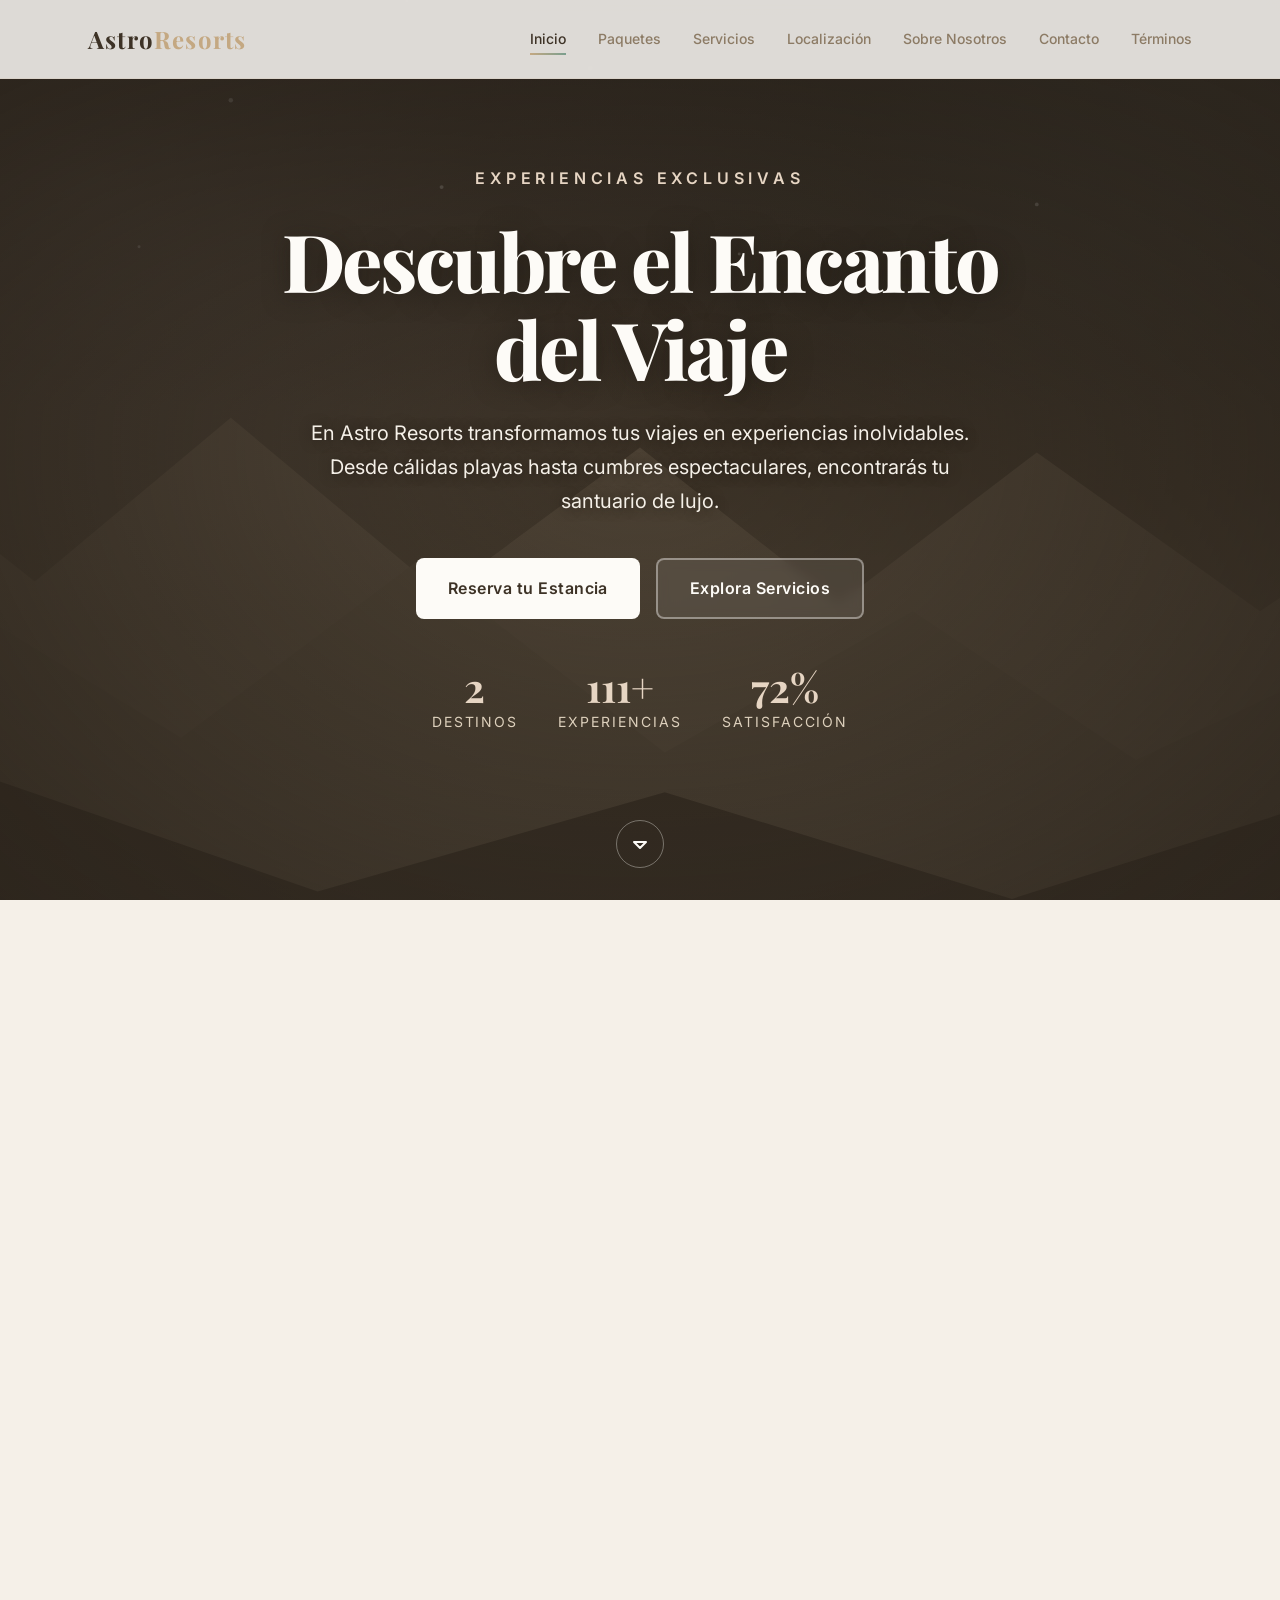
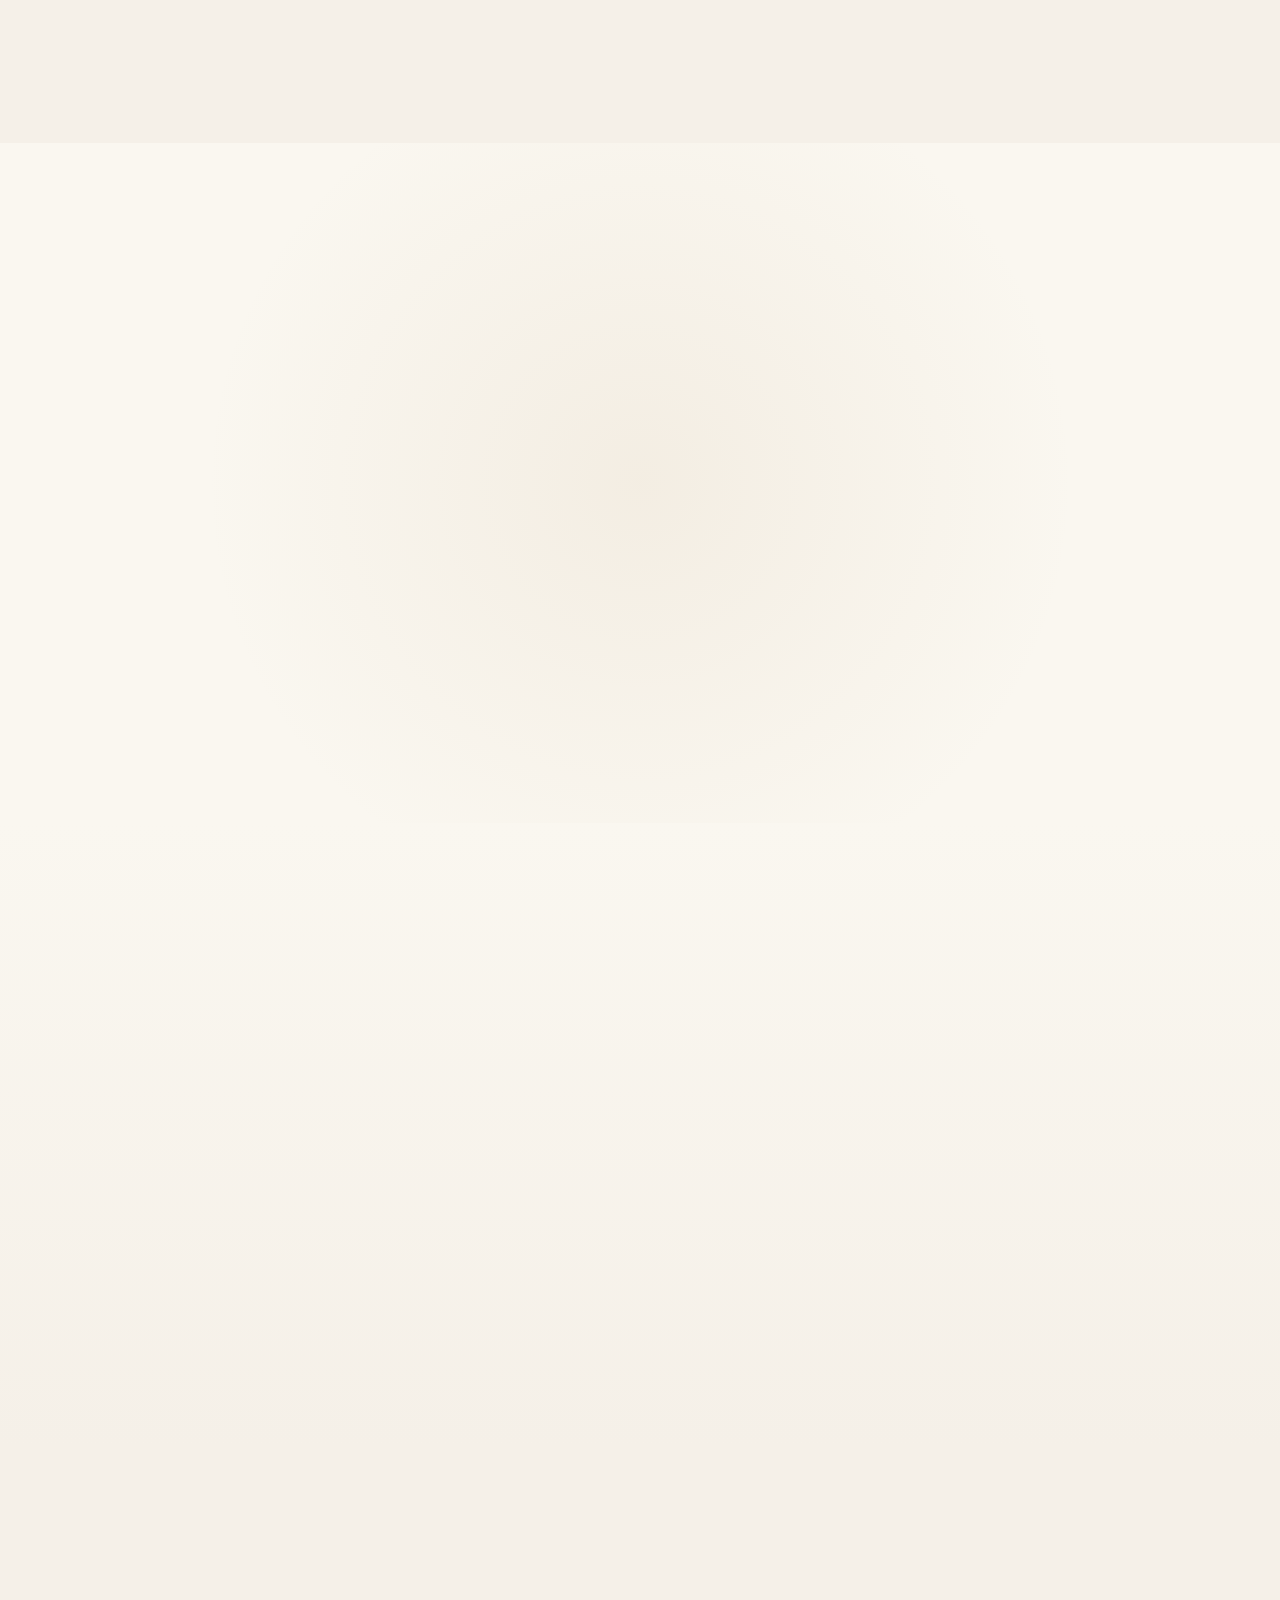
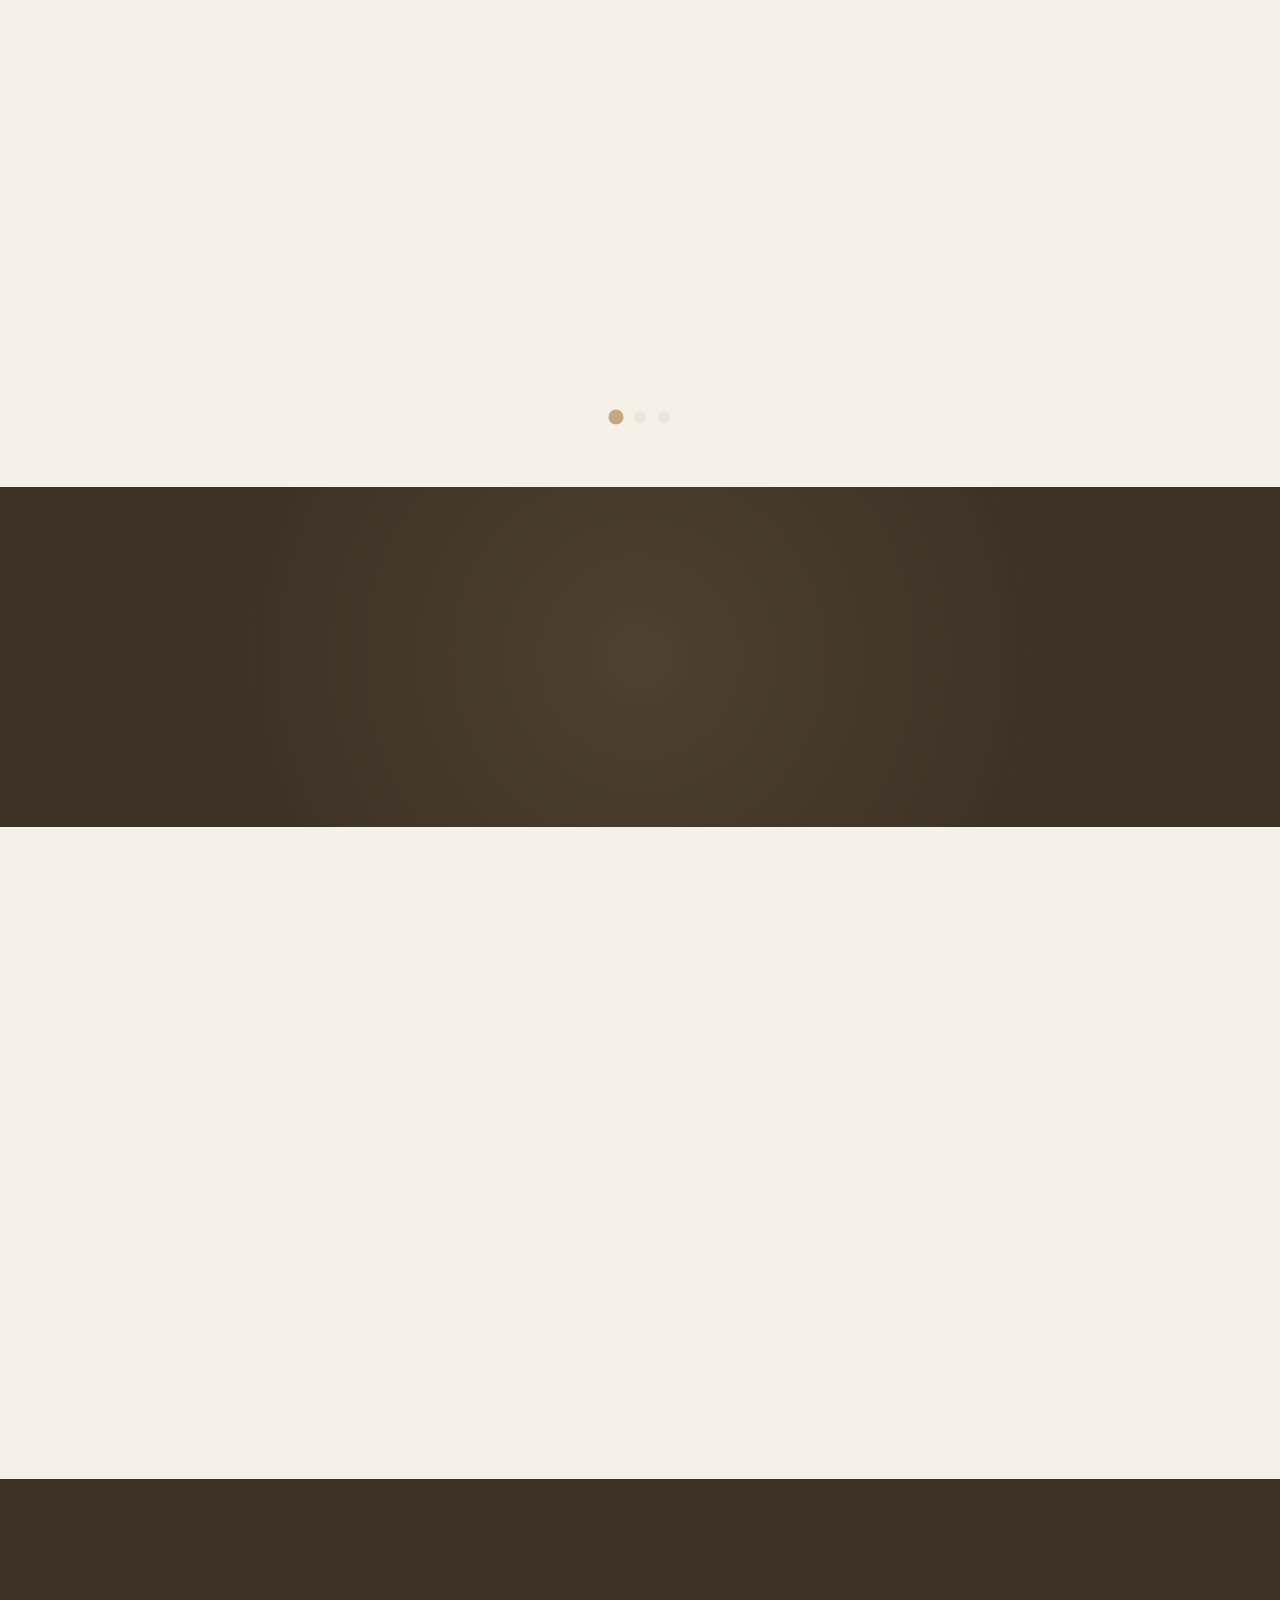
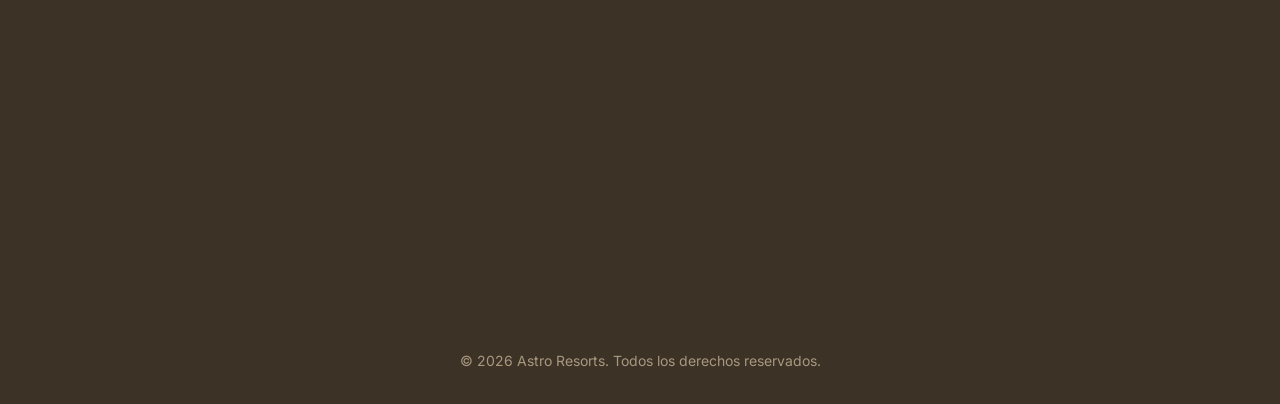
<file: index.html>
<!DOCTYPE html>
<html lang="es">
<head>
    <meta charset="UTF-8">
    <meta name="viewport" content="width=device-width, initial-scale=1.0">
    <meta http-equiv="refresh" content="0;url=views/index.html">
    <title>Redirigiendo....</title>
    <style>
        body {
            margin: 0;
            background: #f5f0e8; 
            color: #3d3226;
            font-family: 'Inter', sans-serif;
            display: grid;
            place-items: center;
            min-height: 100vh;
            text-align: center;
        }
        a { color: #c4a882; }
    </style>
</head>
<body>
    <div>
        <h1>Redirigiendo...</h1>
        <p>Redirigiendo...</p>
        <p><a href="views/index.html">Ir ahora</a></p>
    </div>
</body>
</html>
</file>
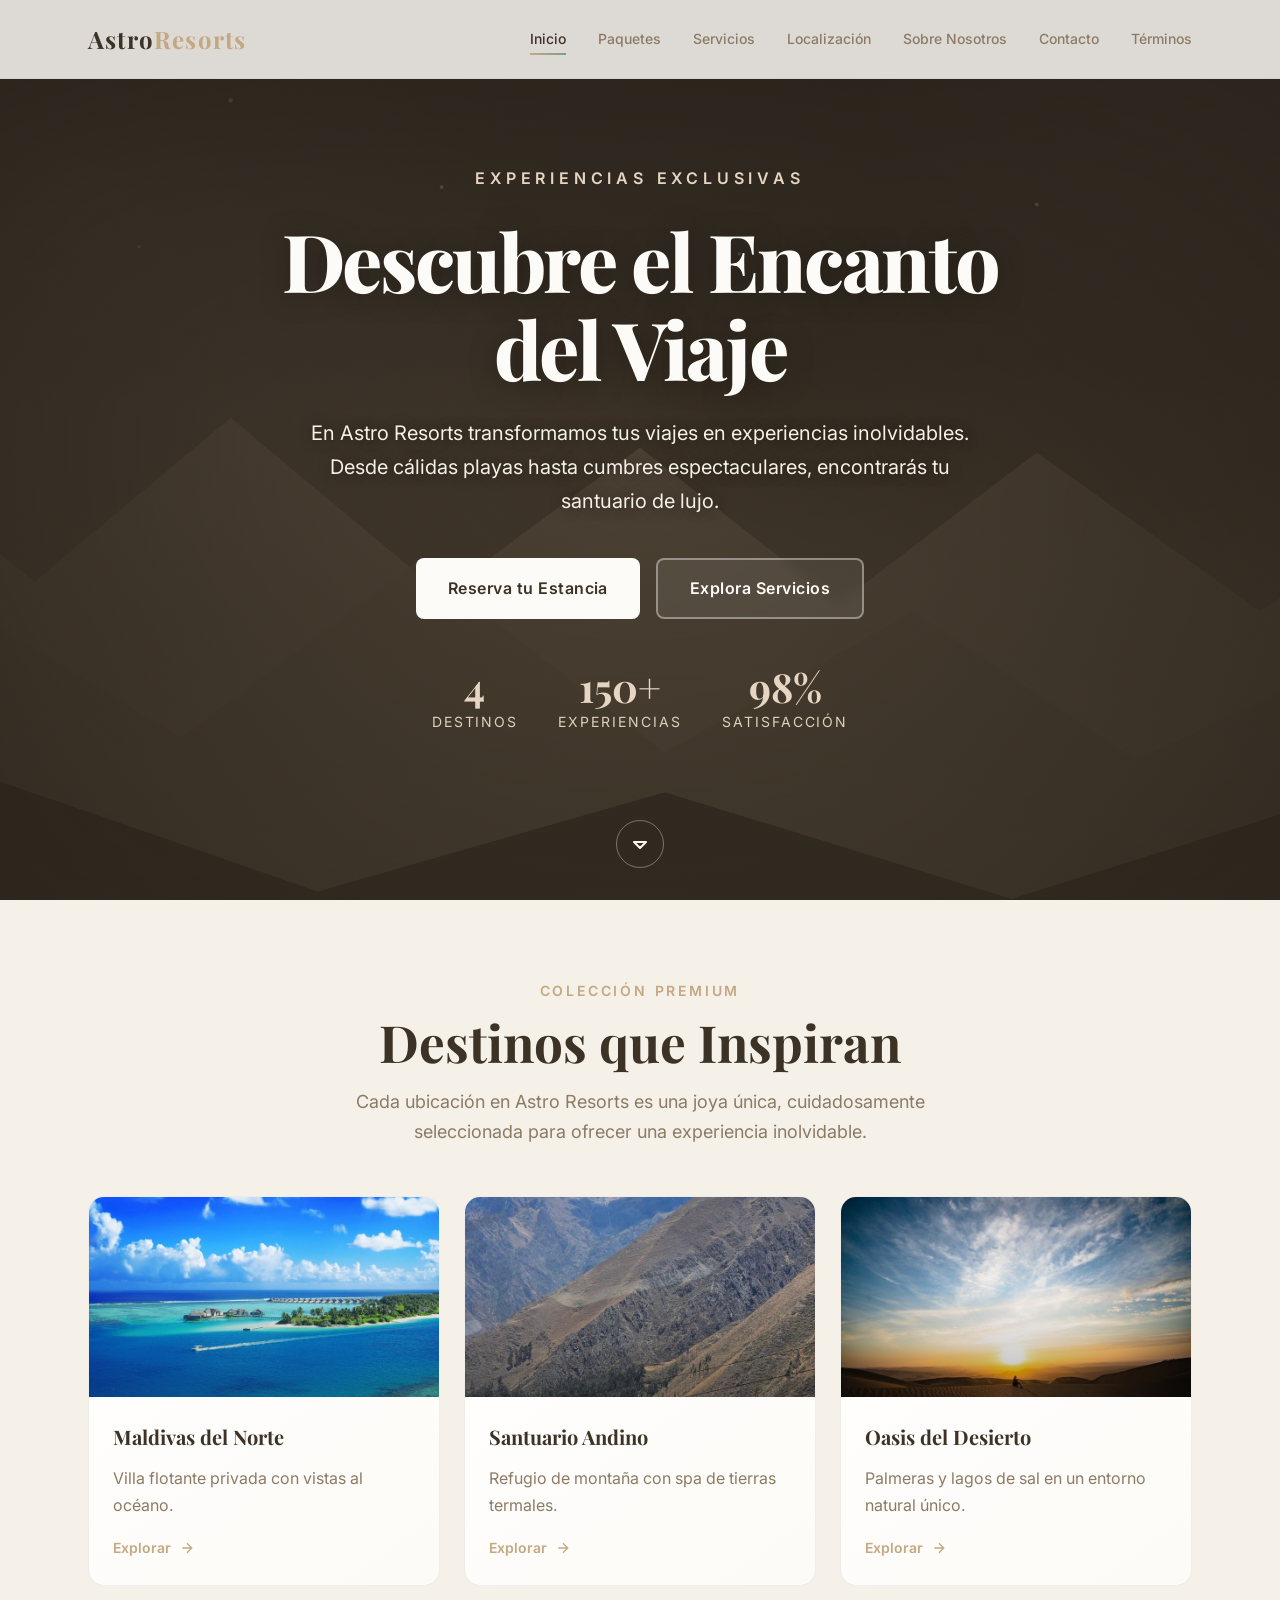
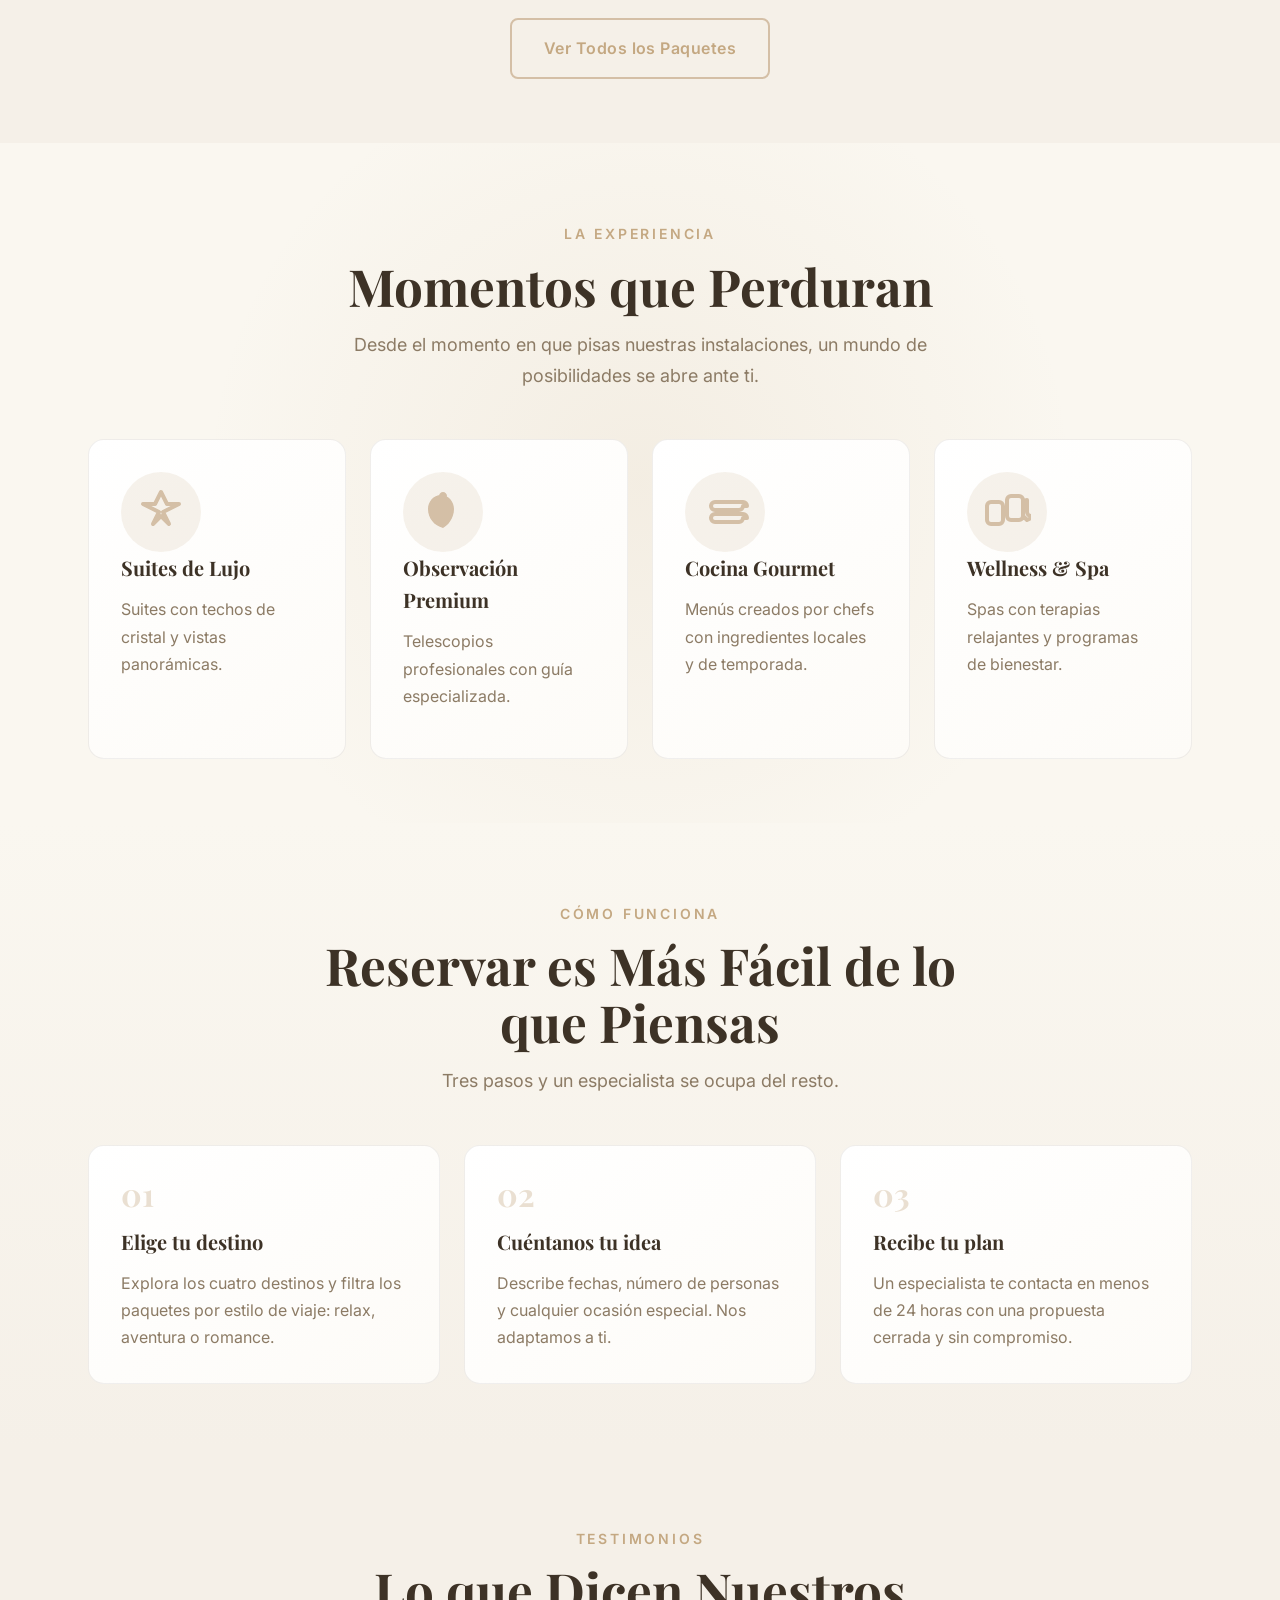
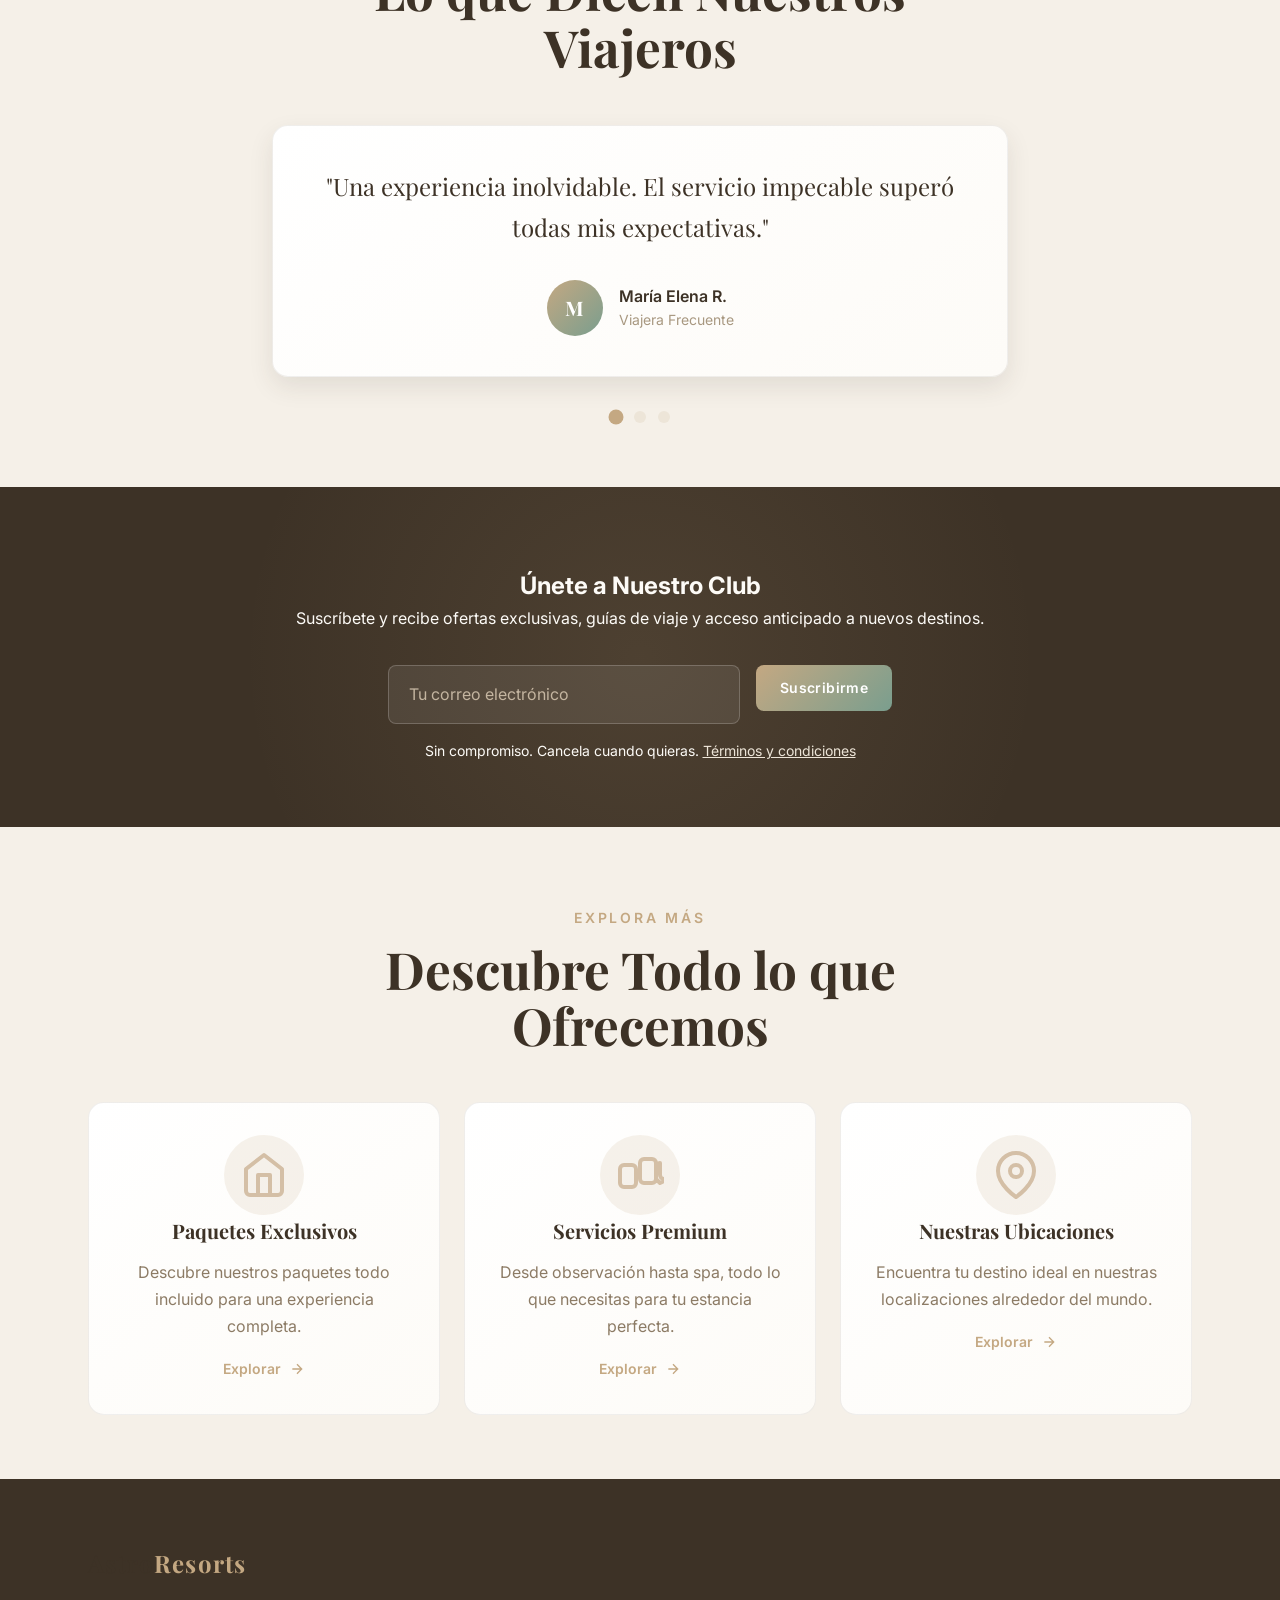
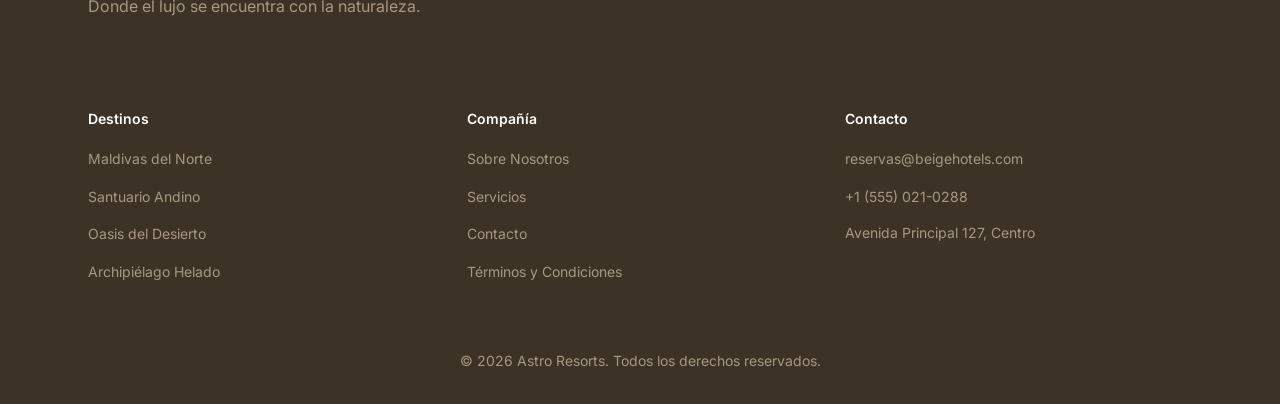
<file: views/index.html>
<!DOCTYPE html>
<html lang="es">
<head>
    <meta charset="UTF-8">
    <meta name="viewport" content="width=device-width, initial-scale=1.0">
    <meta name="description" content="Astro Resorts - Tu refugio de lujo en destinos exclusivos. Reserva tu experiencia hotelera única.">
    <meta name="theme-color" content="#f5f0e8">
    <title>Astro Resorts — Experiencias Exclusivas</title>
    <link rel="preconnect" href="https://fonts.googleapis.com">
    <link rel="preconnect" href="https://fonts.gstatic.com" crossorigin>
    <link href="https://fonts.googleapis.com/css2?family=Playfair+Display:wght@400;700;900&family=Inter:wght@300;400;500;600&display=swap" rel="stylesheet">
    <link rel="preload" as="image" href="../img/astro-hero-bg.svg" fetchpriority="high">
    <link rel="stylesheet" href="../css/index.css">
</head>
<body>
    <a class="skip-link" href="#main-content">Saltar al contenido principal</a>

    <header class="header" role="banner">
        <div class="header__progress" id="scrollProgress" aria-hidden="true"></div>
        <div class="container header__container">
            <a href="index.html" class="logo" aria-label="Astro Resorts - Inicio">
                Astro<span>Resorts</span>
            </a>
            <nav class="nav" role="navigation" aria-label="Navegación principal">
                <ul class="nav__list" id="navList">
                    <li><a href="index.html" class="nav__link active" aria-current="page">Inicio</a></li>
                    <li><a href="paquetes.html" class="nav__link">Paquetes</a></li>
                    <li><a href="servicios.html" class="nav__link">Servicios</a></li>
                    <li><a href="localizacion.html" class="nav__link">Localización</a></li>
                    <li><a href="sobre-nosotros.html" class="nav__link">Sobre Nosotros</a></li>
                    <li><a href="contacto.html" class="nav__link">Contacto</a></li>
                    <li><a href="terminos-y-condiciones.html" class="nav__link">Términos</a></li>
                </ul>
            </nav>
            <button class="nav__toggle" id="navToggle" aria-label="Abrir menú de navegación" aria-expanded="false" aria-controls="navList">
                <span class="nav__toggle-bar" aria-hidden="true"></span>
                <span class="nav__toggle-bar" aria-hidden="true"></span>
                <span class="nav__toggle-bar" aria-hidden="true"></span>
            </button>
        </div>
    </header>

    <main id="main-content" role="main">
        <!-- Hero Section -->
        <section class="hero" aria-labelledby="hero-title">
            <div class="hero__bg" id="heroBg" aria-hidden="true"></div>
            <div class="hero__overlay" aria-hidden="true"></div>
            <div class="container hero__container">
                <div class="hero__content">
                    <span class="hero__subtitle hero__anim" style="--d: 0ms">Experiencias Exclusivas</span>
                    <h1 id="hero-title" class="hero__title hero__anim" style="--d: 120ms">Descubre el Encanto del Viaje</h1>
                    <p class="hero__description hero__anim" style="--d: 260ms">
                        En Astro Resorts transformamos tus viajes en experiencias inolvidables. 
                        Desde cálidas playas hasta cumbres espectaculares, encontrarás tu santuario de lujo.
                    </p>
                    <div class="hero__cta hero__anim" style="--d: 400ms">
                        <a href="paquetes.html" class="btn btn--primary">Reserva tu Estancia</a>
                        <a href="servicios.html" class="btn btn--secondary">Explora Servicios</a>
                    </div>
                    <ul class="hero__stats hero__anim" style="--d: 540ms">
                        <li><strong>4</strong><span>Destinos</span></li>
                        <li><strong>150+</strong><span>Experiencias</span></li>
                        <li><strong>98%</strong><span>Satisfacción</span></li>
                    </ul>
                </div>
            </div>
            <button class="hero__scroll-down" aria-label="Desplazarse hacia abajo para explorar">
                <svg width="24" height="24" viewBox="0 0 24 24" fill="none" xmlns="http://www.w3.org/2000/svg" aria-hidden="true">
                    <path d="M12 16L6 10H18L12 16Z" stroke="currentColor" stroke-width="2" stroke-linecap="round" stroke-linejoin="round"/>
                </svg>
            </button>
        </section>

        <!-- Destinos Destacados -->
        <section class="section section--light" aria-labelledby="destinos-title">
            <div class="container">
                <div class="section__header reveal">
                    <span class="section__eyebrow">Colección Premium</span>
                    <h2 id="destinos-title" class="section__title">Destinos que Inspiran</h2>
                    <p class="section__subtitle">
                        Cada ubicación en Astro Resorts es una joya única, cuidadosamente seleccionada para ofrecer 
                        una experiencia inolvidable.
                    </p>
                </div>
                <div class="grid grid--3" id="destinosGrid">
                    <!-- Destinos will be rendered by JS -->
                </div>
                <div class="section__cta reveal" style="text-align: center; margin-top: var(--space-8);">
                    <a href="paquetes.html" class="btn btn--outline">Ver Todos los Paquetes</a>
                </div>
            </div>
        </section>

        <!-- Experiencia Astro -->
        <section class="section section--dark" aria-labelledby="experiencia-title">
            <div class="container">
                <div class="section__header section__header--center reveal">
                    <span class="section__eyebrow">La Experiencia</span>
                    <h2 id="experiencia-title" class="section__title">Momentos que Perduran</h2>
                    <p class="section__subtitle">
                        Desde el momento en que pisas nuestras instalaciones, un mundo de posibilidades se abre ante ti.
                    </p>
                </div>
                <div class="grid grid--4" id="experienciaGrid">
                    <!-- Experiencias will be rendered by JS -->
                </div>
            </div>
        </section>

        <!-- Cómo reservar -->
        <section class="section section--tint" aria-labelledby="como-title">
            <div class="container">
                <div class="section__header section__header--center reveal">
                    <span class="section__eyebrow">Cómo funciona</span>
                    <h2 id="como-title" class="section__title">Reservar es Más Fácil de lo que Piensas</h2>
                    <p class="section__subtitle">Tres pasos y un especialista se ocupa del resto.</p>
                </div>
                <ol class="steps">
                    <li class="step reveal">
                        <span class="step__number" aria-hidden="true">01</span>
                        <h3 class="step__title">Elige tu destino</h3>
                        <p class="step__text">Explora los cuatro destinos y filtra los paquetes por estilo de viaje: relax, aventura o romance.</p>
                    </li>
                    <li class="step reveal">
                        <span class="step__number" aria-hidden="true">02</span>
                        <h3 class="step__title">Cuéntanos tu idea</h3>
                        <p class="step__text">Describe fechas, número de personas y cualquier ocasión especial. Nos adaptamos a ti.</p>
                    </li>
                    <li class="step reveal">
                        <span class="step__number" aria-hidden="true">03</span>
                        <h3 class="step__title">Recibe tu plan</h3>
                        <p class="step__text">Un especialista te contacta en menos de 24 horas con una propuesta cerrada y sin compromiso.</p>
                    </li>
                </ol>
            </div>
        </section>

        <!-- Testimonios -->
        <section class="section section--light" aria-labelledby="testimonios-title">
            <div class="container">
                <div class="section__header section__header--center reveal">
                    <span class="section__eyebrow">Testimonios</span>
                    <h2 id="testimonios-title" class="section__title">Lo que Dicen Nuestros Viajeros</h2>
                </div>
                <div class="testimonios-slider reveal" id="testimoniosSlider" role="region" aria-roledescription="carrusel" aria-label="Testimonios de clientes">
                    <!-- Testimonios rendered by JS -->
                </div>
                <div class="testimonios-dots" id="testimoniosDots" role="group" aria-label="Seleccionar testimonio">
                    <!-- Dots rendered by JS -->
                </div>
            </div>
        </section>

        <!-- Newsletter / CTA -->
        <section class="section section--dark section--newsletter" aria-labelledby="newsletter-title">
            <div class="container">
                <div class="newsletter__content reveal">
                    <h2 id="newsletter-title" class="newsletter__title">Únete a Nuestro Club</h2>
                    <p class="newsletter__text">
                        Suscríbete y recibe ofertas exclusivas, guías de viaje y acceso anticipado a nuevos destinos.
                    </p>
                    <form class="newsletter__form" id="newsletterForm" novalidate>
                        <div class="form-group">
                            <label for="newsletterEmail" class="form-label visually-hidden">Tu correo electrónico</label>
                            <input type="email" id="newsletterEmail" placeholder="Tu correo electrónico" class="form-input" required autocomplete="email">
                            <span class="form-error">Por favor ingresa un correo válido</span>
                        </div>
                        <button type="submit" class="btn btn--primary btn--sm">Suscribirme</button>
                    </form>
                    <p class="newsletter__legal">Sin compromiso. Cancela cuando quieras. <a href="terminos-y-condiciones.html">Términos y condiciones</a></p>
                </div>
            </div>
        </section>

        <!-- Quick Links to Other Views -->
        <section class="section section--light" aria-labelledby="explore-title">
            <div class="container">
                <div class="section__header section__header--center reveal">
                    <span class="section__eyebrow">Explora Más</span>
                    <h2 id="explore-title" class="section__title">Descubre Todo lo que Ofrecemos</h2>
                </div>
                <div class="grid grid--3" id="quickLinksGrid">
                    <!-- Quick links will be rendered by JS -->
                </div>
            </div>
        </section>
    </main>

    <footer class="footer" role="contentinfo">
        <div class="container footer__container">
            <div class="footer__brand reveal">
                <a href="index.html" class="logo">Astro<span>Resorts</span></a>
                <p class="footer__tagline">Donde el lujo se encuentra con la naturaleza.</p>
            </div>
            <div class="footer__links">
                <div class="footer__col reveal">
                    <h4 class="footer__title">Destinos</h4>
                    <ul class="footer__list">
                        <li><a href="paquetes.html#maldivas">Maldivas del Norte</a></li>
                        <li><a href="paquetes.html#andino">Santuario Andino</a></li>
                        <li><a href="paquetes.html#desierto">Oasis del Desierto</a></li>
                        <li><a href="paquetes.html#helando">Archipiélago Helado</a></li>
                    </ul>
                </div>
                <div class="footer__col reveal">
                    <h4 class="footer__title">Compañía</h4>
                    <ul class="footer__list">
                        <li><a href="sobre-nosotros.html">Sobre Nosotros</a></li>
                        <li><a href="servicios.html">Servicios</a></li>
                        <li><a href="contacto.html">Contacto</a></li>
                        <li><a href="terminos-y-condiciones.html">Términos y Condiciones</a></li>
                    </ul>
                </div>
                <div class="footer__col reveal">
                    <h4 class="footer__title">Contacto</h4>
                    <ul class="footer__list">
                        <li><a href="mailto:reservas@beigehotels.com" class="footer__contact">reservas@beigehotels.com</a></li>
                        <li><a href="tel:+15550210288" class="footer__contact">+1 (555) 021-0288</a></li>
                        <li><address class="footer__contact">Avenida Principal 127, Centro</address></li>
                    </ul>
                </div>
            </div>
        </div>
        <div class="footer__bottom">
            <div class="container">
                <p class="footer__copyright">
                    &copy; 2026 Astro Resorts. Todos los derechos reservados.
                </p>
            </div>
        </div>
    </footer>

    <button class="to-top" id="toTop" type="button" aria-label="Volver al inicio de la página" hidden>
        <svg viewBox="0 0 24 24" fill="none" stroke="currentColor" stroke-width="2" stroke-linecap="round" stroke-linejoin="round" aria-hidden="true">
            <path d="M12 19V5M5 12l7-7 7 7"/>
        </svg>
    </button>

    <script src="../js/index.js"></script>
</body>
</html>
</file>
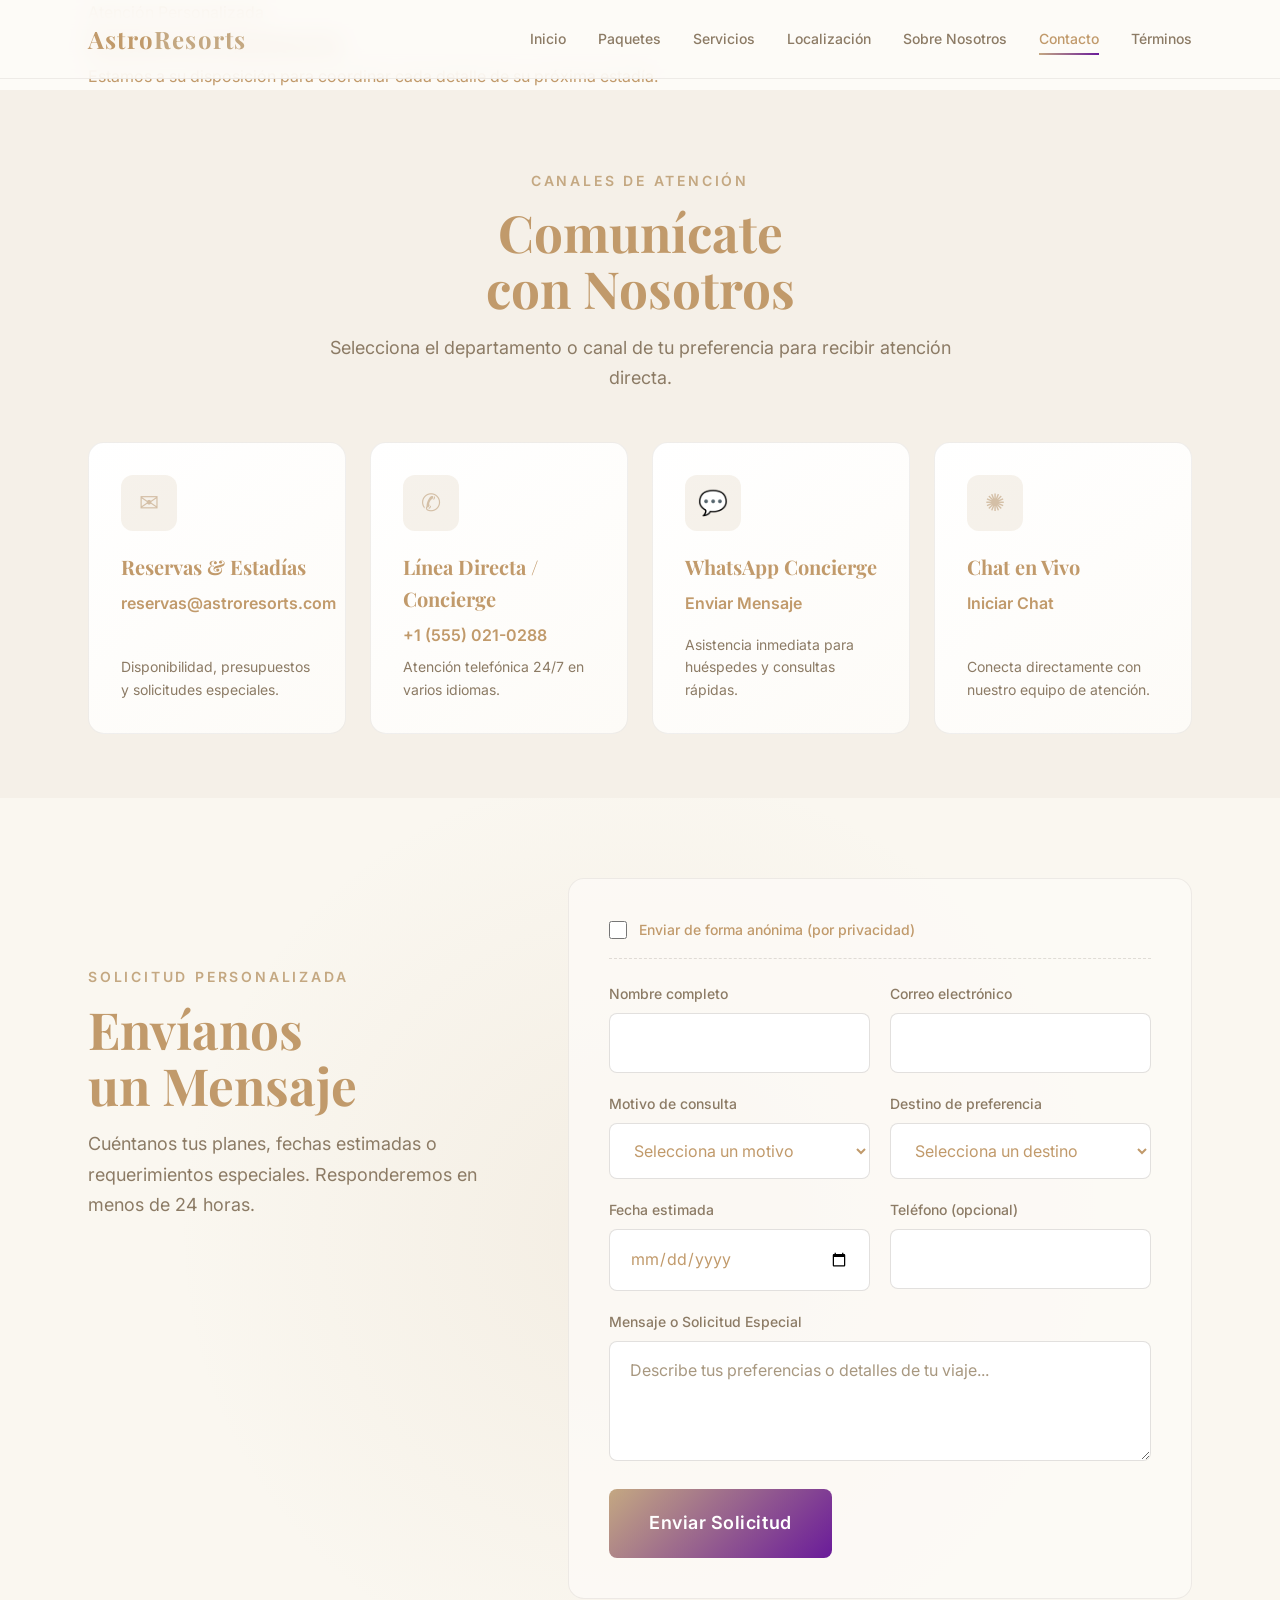
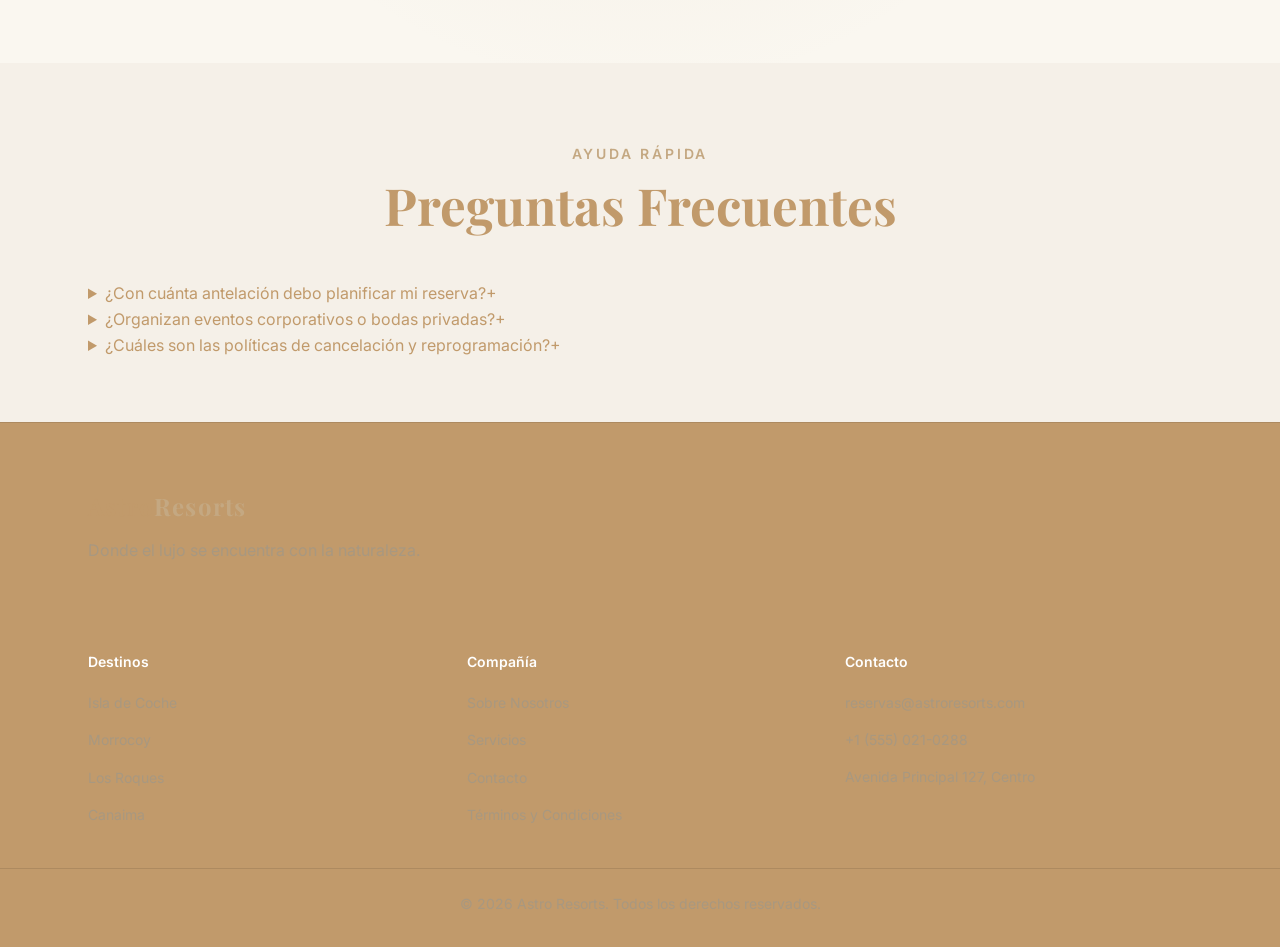
<file: views/contacto.html>
<!DOCTYPE html>
<html lang="es">
<head>
    <meta charset="UTF-8">
    <meta name="viewport" content="width=device-width, initial-scale=1.0">
    <meta name="description" content="Contacta con Astro Resorts. Reservas, atención personalizada, eventos y soporte 24/7.">
    <meta name="theme-color" content="#f5f0e8">
    <title>Contacto — Astro Resorts</title>
    <link rel="preconnect" href="https://fonts.googleapis.com">
    <link rel="preconnect" href="https://fonts.gstatic.com" crossorigin>
    <link href="https://fonts.googleapis.com/css2?family=Playfair+Display:wght@400;700;900&family=Inter:wght@300;400;500;600&display=swap" rel="stylesheet">
    <link rel="stylesheet" href="../css/contacto.css">
</head>
<body>
    <header class="header" role="banner">
        <div class="container header__container">
            <a href="index.html" class="logo" aria-label="Astro Resorts - Inicio">Astro<span>Resorts</span></a>
            <nav class="nav" role="navigation" aria-label="Navegación principal">
                <ul class="nav__list" id="navList">
                    <li><a href="index.html" class="nav__link">Inicio</a></li>
                    <li><a href="paquetes.html" class="nav__link">Paquetes</a></li>
                    <li><a href="servicios.html" class="nav__link">Servicios</a></li>
                    <li><a href="localizacion.html" class="nav__link">Localización</a></li>
                    <li><a href="sobre-nosotros.html" class="nav__link">Sobre Nosotros</a></li>
                    <li><a href="contacto.html" class="nav__link active" aria-current="page">Contacto</a></li>
                    <li><a href="terminos-y-condiciones.html" class="nav__link">Términos</a></li>
                </ul>
            </nav>
            <button class="nav__toggle" id="navToggle" aria-label="Abrir menú de navegación" aria-expanded="false" aria-controls="navList">
                <span class="nav__toggle-bar" aria-hidden="true"></span>
                <span class="nav__toggle-bar" aria-hidden="true"></span>
                <span class="nav__toggle-bar" aria-hidden="true"></span>
            </button>
        </div>
    </header>

    <main role="main">
        <section class="page-hero" aria-labelledby="page-title">
            <div class="page-hero__overlay" aria-hidden="true"></div>
            <div class="container page-hero__container">
                <span class="page-hero__eyebrow reveal">Atención Personalizada</span>
                <h1 id="page-title" class="page-hero__title reveal">Contacto & Asistencia</h1>
                <p class="page-hero__text reveal">Estamos a su disposición para coordinar cada detalle de su próxima estadía.</p>
            </div>
        </section>

        <!-- Canales Directos Segmentados -->
        <section class="section section--light contact-layout" aria-labelledby="contact-title">
            <div class="container">
                <div class="section__header reveal">
                    <span class="section__eyebrow">Canales de Atención</span>
                    <h2 id="contact-title" class="section__title">
                        Comunícate <span class="title-break">con Nosotros</span>
                    </h2>
                    <p class="section__subtitle">Selecciona el departamento o canal de tu preferencia para recibir atención directa.</p>
                </div>
                <div class="contact-grid">
                    <div class="contact-card reveal">
                        <div class="contact-card__icon" aria-hidden="true">✉</div>
                        <h3 class="contact-card__title">Reservas & Estadías</h3>
                        <a class="contact-card__value" href="mailto:reservas@astroresorts.com">reservas@astroresorts.com</a>
                        <p class="contact-card__note">Disponibilidad, presupuestos y solicitudes especiales.</p>
                    </div>
                    <div class="contact-card reveal">
                        <div class="contact-card__icon" aria-hidden="true">✆</div>
                        <h3 class="contact-card__title">Línea Directa / Concierge</h3>
                        <a class="contact-card__value" href="tel:+15550210288">+1 (555) 021-0288</a>
                        <p class="contact-card__note">Atención telefónica 24/7 en varios idiomas.</p>
                    </div>
                    <div class="contact-card reveal">
                        <div class="contact-card__icon" aria-hidden="true">💬</div>
                        <h3 class="contact-card__title">WhatsApp Concierge</h3>
                        <a class="contact-card__value" href="https://wa.me/15550210288" target="_blank" rel="noopener">Enviar Mensaje</a>
                        <p class="contact-card__note">Asistencia inmediata para huéspedes y consultas rápidas.</p>
                    </div>
                    <div class="contact-card reveal">
                        <div class="contact-card__icon" aria-hidden="true">✺</div>
                        <h3 class="contact-card__title">Chat en Vivo</h3>
                        <button class="contact-card__btn" type="button" id="openSupport">Iniciar Chat</button>
                        <p class="contact-card__note">Conecta directamente con nuestro equipo de atención.</p>
                    </div>
                </div>
            </div>
        </section>

        <!-- Formulario con Opción de Envío Anónimo -->
        <section class="section section--dark" aria-labelledby="form-title">
            <div class="container contact-form-layout">
                <div class="contact-form__intro reveal">
                    <span class="section__eyebrow">Solicitud Personalizada</span>
                    <h2 id="form-title" class="section__title">
                        Envíanos <span class="title-break">un Mensaje</span>
                    </h2>
                    <p class="section__subtitle">Cuéntanos tus planes, fechas estimadas o requerimientos especiales. Responderemos en menos de 24 horas.</p>
                </div>
                <form class="contact-form" id="contactForm" novalidate>
                    <!-- Opción de Anonimato por Privacidad -->
                    <div class="form-group form-group--checkbox">
                        <label class="form-checkbox-label" for="anonymousCheck">
                            <input type="checkbox" id="anonymousCheck" name="is_anonymous" class="form-checkbox">
                            <span>Enviar de forma anónima (por privacidad)</span>
                        </label>
                    </div>

                    <div class="form-row">
                        <div class="form-group" id="groupName">
                            <label class="form-label" for="contactName">Nombre completo</label>
                            <input class="form-input" id="contactName" name="name" type="text" required autocomplete="name">
                            <span class="form-error">Ingresa tu nombre</span>
                        </div>
                        <div class="form-group" id="groupEmail">
                            <label class="form-label" for="contactEmail">Correo electrónico</label>
                            <input class="form-input" id="contactEmail" name="email" type="email" required autocomplete="email">
                            <span class="form-error">Ingresa un correo válido</span>
                        </div>
                    </div>
                    <div class="form-row">
                        <div class="form-group">
                            <label class="form-label" for="contactSubject">Motivo de consulta</label>
                            <select class="form-select" id="contactSubject" name="subject" required>
                                <option value="">Selecciona un motivo</option>
                                <option value="reservas">Nueva Reserva / Cotización</option>
                                <option value="eventos">Eventos Privados & Bodas</option>
                                <option value="concierge">Servicios de Concierge / Experiencias</option>
                                <option value="sugerencia">Sugerencia / Quejas y Reclamos</option>
                                <option value="otro">Otras Consultas</option>
                            </select>
                            <span class="form-error">Selecciona un motivo</span>
                        </div>
                        <div class="form-group">
                            <label class="form-label" for="contactDestination">Destino de preferencia</label>
                            <select class="form-select" id="contactDestination" name="destination">
                                <option value="">Selecciona un destino</option>
                                <option>Isla de Coche</option>
                                <option>Morrocoy</option>
                                <option>Isla de Margarita</option>
                                <option>Canaima</option>
                            </select>
                        </div>
                    </div>
                    <div class="form-row">
                        <div class="form-group">
                            <label class="form-label" for="contactDate">Fecha estimada</label>
                            <input class="form-input" id="contactDate" name="date" type="date">
                        </div>
                        <div class="form-group" id="groupPhone">
                            <label class="form-label" for="contactPhone">Teléfono (opcional)</label>
                            <input class="form-input" id="contactPhone" name="phone" type="tel" autocomplete="tel">
                        </div>
                    </div>
                    <div class="form-group">
                        <label class="form-label" for="contactMessage">Mensaje o Solicitud Especial</label>
                        <textarea class="form-textarea" id="contactMessage" name="message" placeholder="Describe tus preferencias o detalles de tu viaje..." required></textarea>
                        <span class="form-error">Escribe tu mensaje</span>
                    </div>
                    <button class="btn btn--primary btn--lg" type="submit">Enviar Solicitud</button>
                    <p class="form-success" id="contactSuccess">Mensaje enviado con éxito. Nuestro equipo procesará tu solicitud.</p>
                </form>
            </div>
        </section>

        <!-- Preguntas Frecuentes -->
        <section class="section section--light" aria-labelledby="faq-title">
            <div class="container">
                <div class="section__header section__header--center reveal">
                    <span class="section__eyebrow">Ayuda Rápida</span>
                    <h2 id="faq-title" class="section__title">Preguntas Frecuentes</h2>
                </div>
                <div class="faq-list" id="faqList">
                    <details class="faq-item reveal">
                        <summary>¿Con cuánta antelación debo planificar mi reserva?<span class="faq-item__icon" aria-hidden="true">+</span></summary>
                        <p>Para garantizar disponibilidad en villas exclusivas y durante temporada alta, recomendamos realizar su reserva con 3 a 6 meses de anticipación.</p>
                    </details>
                    <details class="faq-item reveal">
                        <summary>¿Organizan eventos corporativos o bodas privadas?<span class="faq-item__icon" aria-hidden="true">+</span></summary>
                        <p>Sí, contamos con un equipo especializado en organización de eventos a medida, experiencias gastronómicas exclusivas y logística completa.</p>
                    </details>
                    <details class="faq-item reveal">
                        <summary>¿Cuáles son las políticas de cancelación y reprogramación?<span class="faq-item__icon" aria-hidden="true">+</span></summary>
                        <p>Ofrecemos flexibilidad dependiendo del paquete seleccionado. Le invitamos a revisar los términos y condiciones de su tarifa al cotizar.</p>
                    </details>
                </div>
            </div>
        </section>
    </main>

    <footer class="footer" role="contentinfo">
        <div class="container footer__container">
            <div class="footer__brand reveal">
                <a href="index.html" class="logo">Astro<span>Resorts</span></a>
                <p class="footer__tagline">Donde el lujo se encuentra con la naturaleza.</p>
            </div>
            <div class="footer__links">
                <div class="footer__col reveal">
                    <h4 class="footer__title">Destinos</h4>
                    <ul class="footer__list">
                        <li><a href="paquetes.html#maldivas">Isla de Coche</a></li>
                        <li><a href="paquetes.html#andino">Morrocoy</a></li>
                        <li><a href="paquetes.html#desierto">Los Roques</a></li>
                        <li><a href="paquetes.html#helando">Canaima</a></li>
                    </ul>
                </div>
                <div class="footer__col reveal">
                    <h4 class="footer__title">Compañía</h4>
                    <ul class="footer__list">
                        <li><a href="sobre-nosotros.html">Sobre Nosotros</a></li>
                        <li><a href="servicios.html">Servicios</a></li>
                        <li><a href="contacto.html">Contacto</a></li>
                        <li><a href="terminos-y-condiciones.html">Términos y Condiciones</a></li>
                    </ul>
                </div>
                <div class="footer__col reveal">
                    <h4 class="footer__title">Contacto</h4>
                    <ul class="footer__list">
                        <li><a href="mailto:reservas@astroresorts.com" class="footer__contact">reservas@astroresorts.com</a></li>
                        <li><a href="tel:+15550210288" class="footer__contact">+1 (555) 021-0288</a></li>
                        <li><address class="footer__contact">Avenida Principal 127, Centro</address></li>
                    </ul>
                </div>
            </div>
        </div>
        <div class="footer__bottom">
            <div class="container">
                <p class="footer__copyright">&copy; 2026 Astro Resorts. Todos los derechos reservados.</p>
            </div>
        </div>
    </footer>
    <script src="../js/contacto.js"></script>
</body>
</html>
</file>
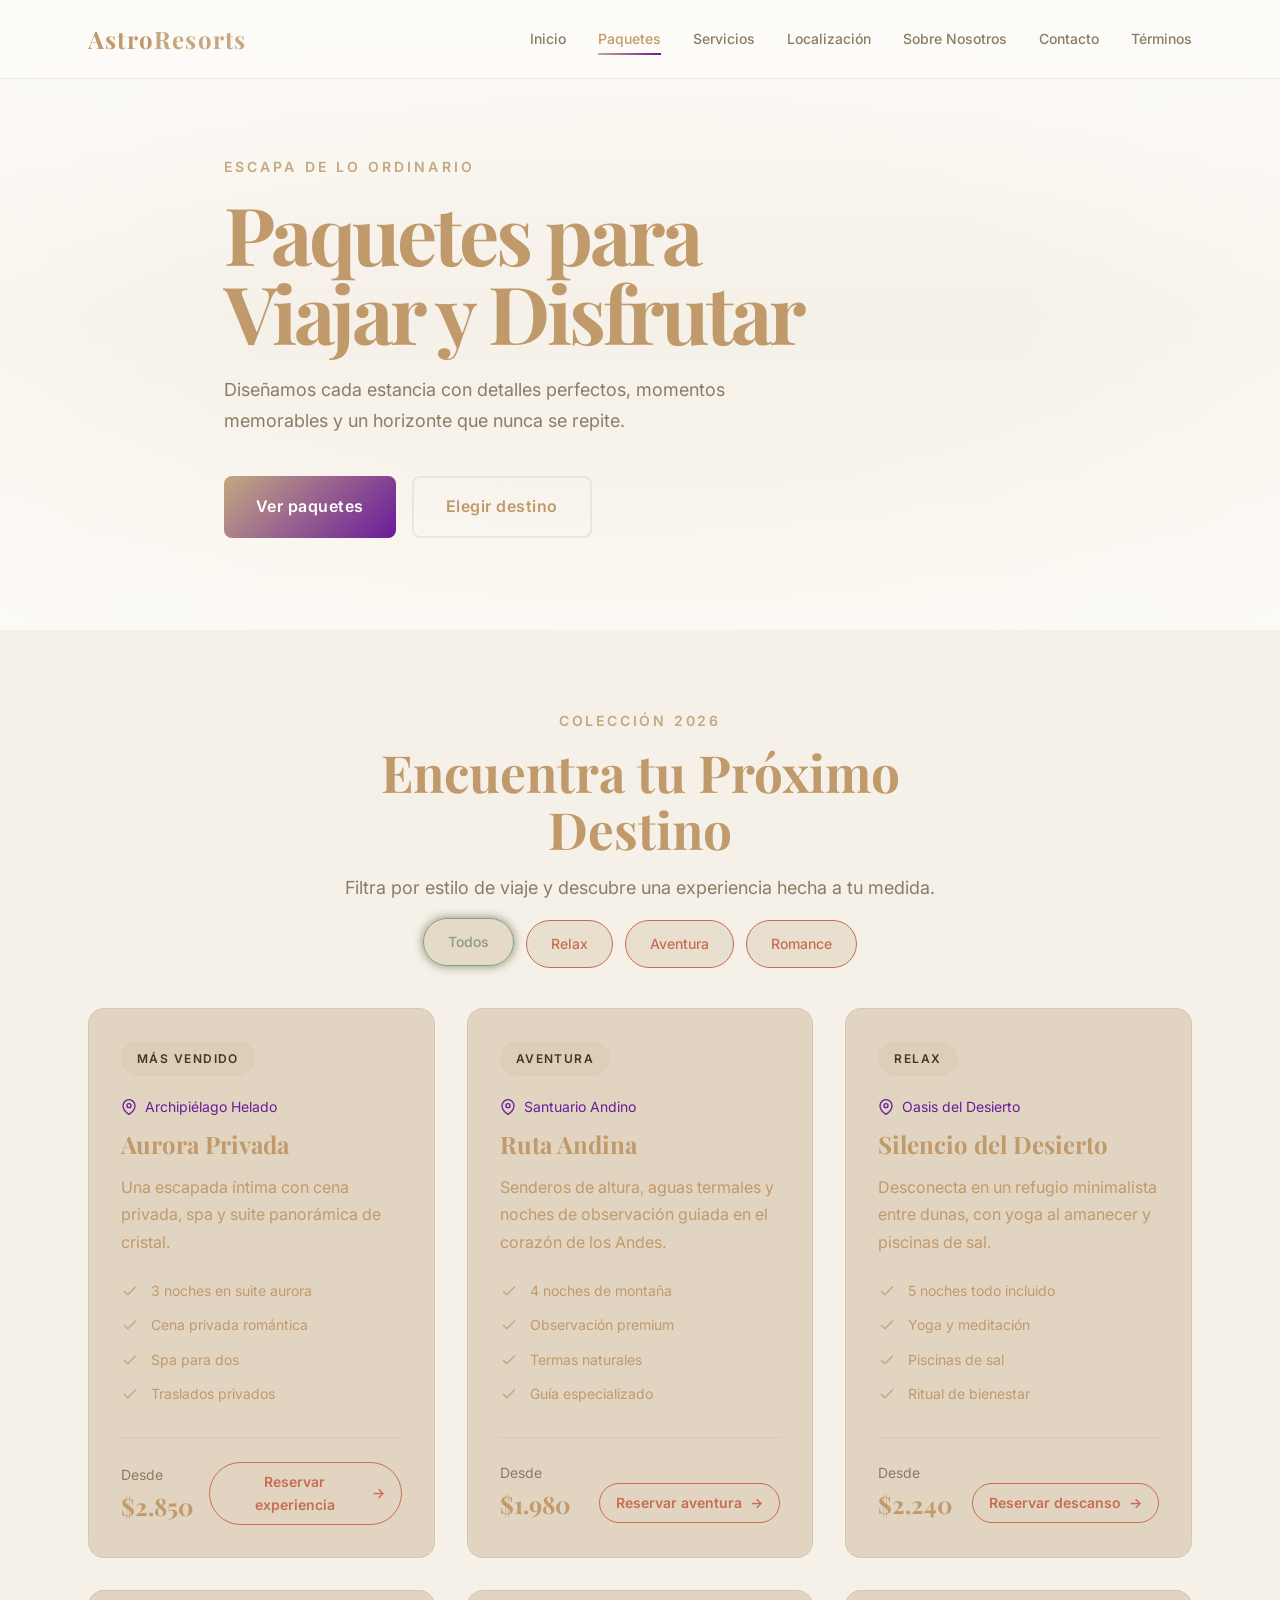
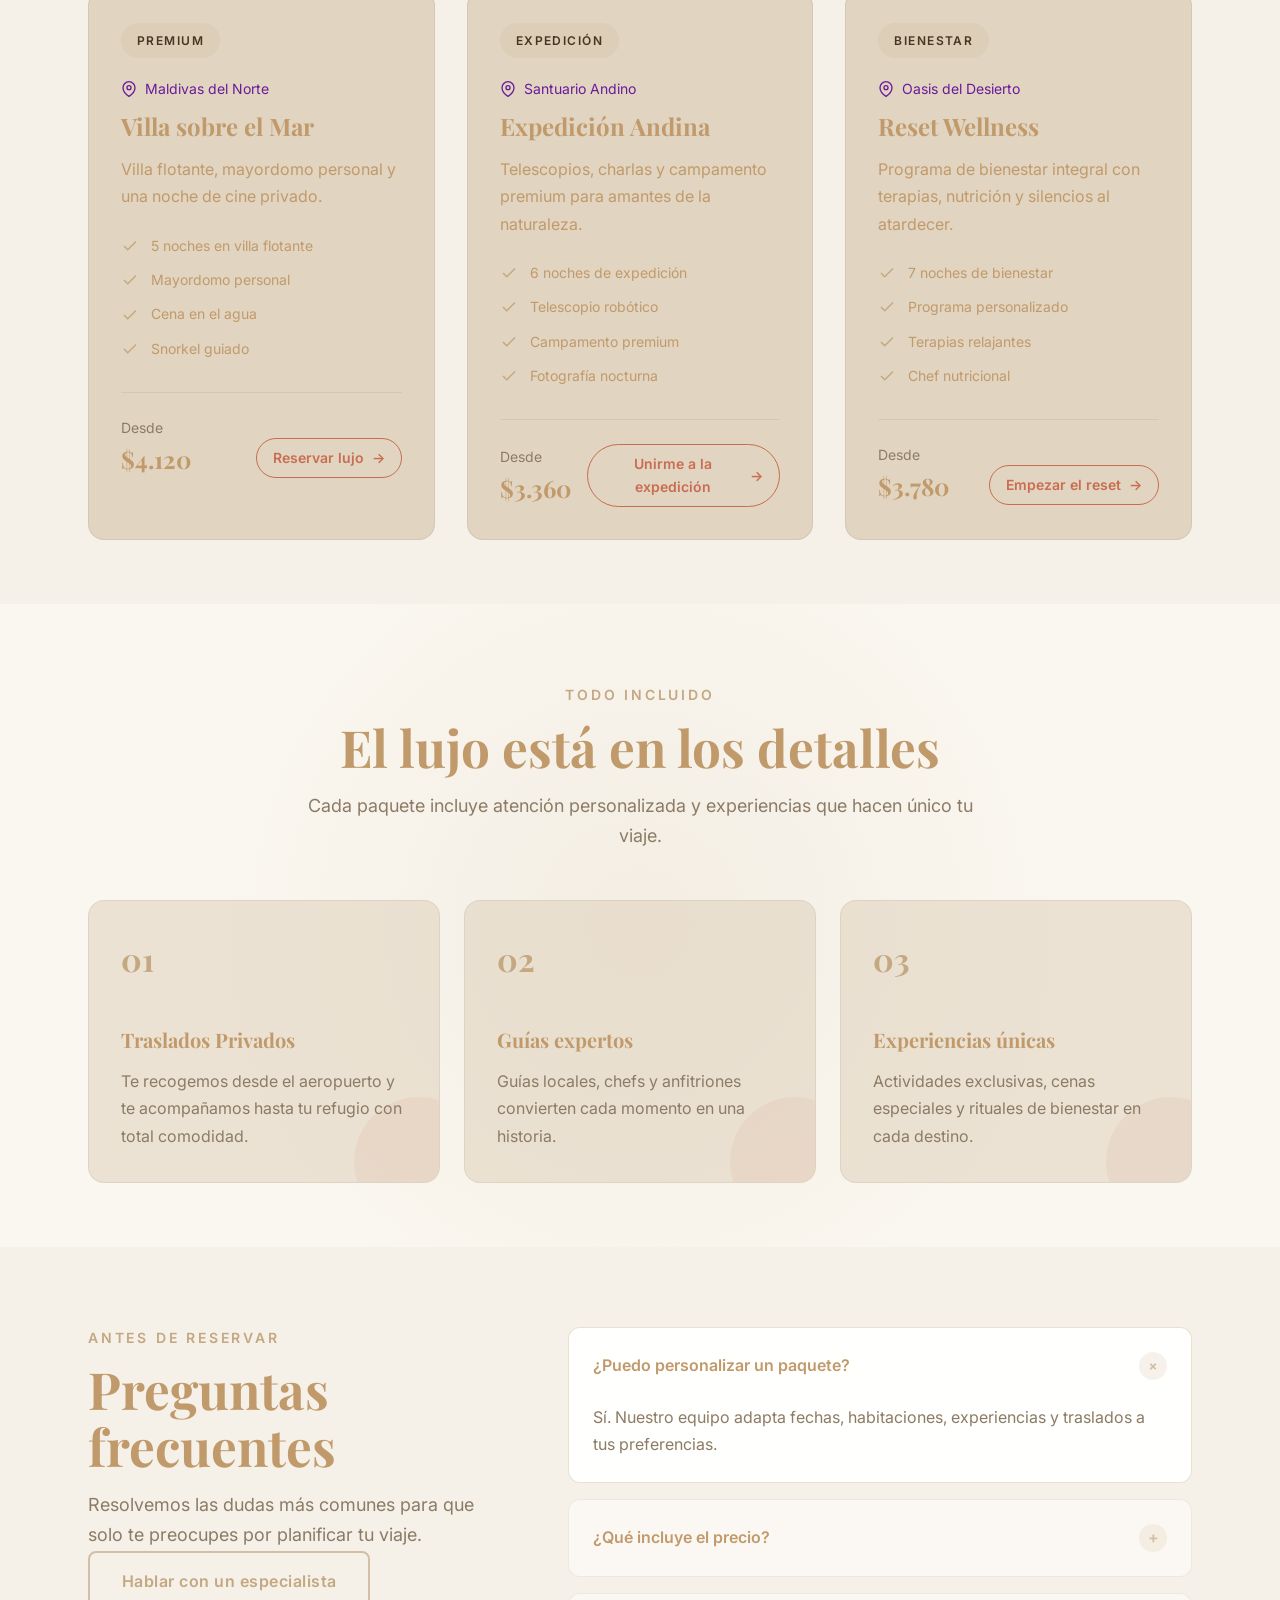
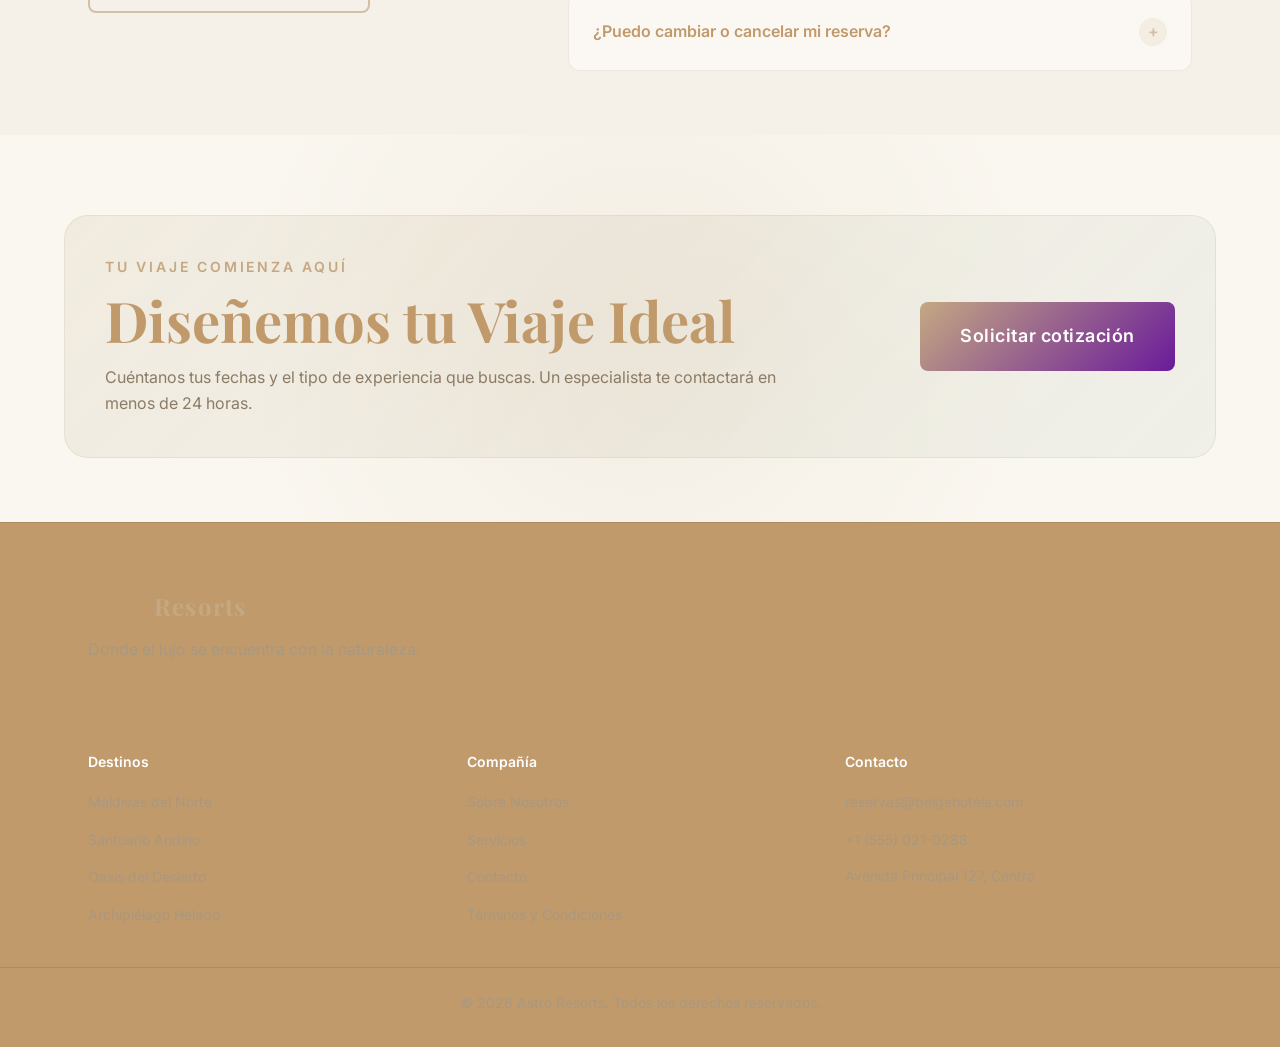
<file: views/paquetes.html>
<!DOCTYPE html>
<html lang="es">
<head>
    <meta charset="UTF-8">
    <meta name="viewport" content="width=device-width, initial-scale=1.0">
    <meta name="description" content="Paquetes de lujo de Astro Resorts en destinos exclusivos para viajar y disfrutar.">
    <meta name="theme-color" content="#f5f0e8">
    <title>Paquetes — Astro Resorts</title>
    <link rel="preconnect" href="https://fonts.googleapis.com">
    <link rel="preconnect" href="https://fonts.gstatic.com" crossorigin>
    <link href="https://fonts.googleapis.com/css2?family=Playfair+Display:wght@400;700;900&family=Inter:wght@300;400;500;600&display=swap" rel="stylesheet">
    <link rel="stylesheet" href="../css/paquetes.css">
</head>
<body>
    <header class="header" role="banner">
        <div class="container header__container">
            <a href="index.html" class="logo" aria-label="Astro Resorts - Inicio">Astro<span>Resorts</span></a>
            <nav class="nav" role="navigation" aria-label="Navegación principal">
                <ul class="nav__list" id="navList">
                    <li><a href="index.html" class="nav__link">Inicio</a></li>
                    <li><a href="paquetes.html" class="nav__link active" aria-current="page">Paquetes</a></li>
                    <li><a href="servicios.html" class="nav__link">Servicios</a></li>
                    <li><a href="localizacion.html" class="nav__link">Localización</a></li>
                    <li><a href="sobre-nosotros.html" class="nav__link">Sobre Nosotros</a></li>
                    <li><a href="contacto.html" class="nav__link">Contacto</a></li>
                    <li><a href="terminos-y-condiciones.html" class="nav__link">Términos</a></li>
                </ul>
            </nav>
            <button class="nav__toggle" id="navToggle" aria-label="Abrir menú de navegación" aria-expanded="false" aria-controls="navList">
                <span class="nav__toggle-bar" aria-hidden="true"></span>
                <span class="nav__toggle-bar" aria-hidden="true"></span>
                <span class="nav__toggle-bar" aria-hidden="true"></span>
            </button>
        </div>
    </header>

    <main role="main">
        <section class="page-hero" aria-labelledby="page-title">
            <div class="page-hero__overlay" aria-hidden="true"></div>
            <div class="container page-hero__container">
                <span class="page-hero__eyebrow reveal">Escapa de lo ordinario</span>
                <h1 id="page-title" class="page-hero__title reveal">Paquetes para Viajar y Disfrutar</h1>
                <p class="page-hero__text reveal">Diseñamos cada estancia con detalles perfectos, momentos memorables y un horizonte que nunca se repite.</p>
                <div class="page-hero__actions reveal">
                    <a href="#paquetes" class="btn btn--primary">Ver paquetes</a>
                    <a href="localizacion.html" class="btn btn--secondary">Elegir destino</a>
                </div>
            </div>
        </section>

        <section class="section section--light" id="paquetes" aria-labelledby="packages-title">
            <div class="container">
                <div class="section__header reveal">
                    <span class="section__eyebrow">Colección 2026</span>
                    <h2 id="packages-title" class="section__title">Encuentra tu Próximo Destino</h2>
                    <p class="section__subtitle">Filtra por estilo de viaje y descubre una experiencia hecha a tu medida.</p>
                </div>
                <div class="package-filters reveal" role="group" aria-label="Filtrar paquetes">
                    <button class="package-filter is-active" type="button" data-filter="all" aria-pressed="true">Todos</button>
                    <button class="package-filter" type="button" data-filter="relax" aria-pressed="false">Relax</button>
                    <button class="package-filter" type="button" data-filter="adventure" aria-pressed="false">Aventura</button>
                    <button class="package-filter" type="button" data-filter="romance" aria-pressed="false">Romance</button>
                </div>
                <div class="packages-grid" id="packagesGrid" aria-live="polite"></div>
                <div class="empty-state" id="emptyState" hidden>
                    <span class="empty-state__icon" aria-hidden="true">✦</span>
                    <h3>No encontramos ese destino</h3>
                    <p>Prueba con otro filtro o contacta con nuestro equipo para diseñar un viaje personalizado.</p>
                    <a href="contacto.html" class="btn btn--outline">Crear viaje personalizado</a>
                </div>
            </div>
        </section>

        <section class="section section--dark" aria-labelledby="included-title">
            <div class="container">
                <div class="section__header section__header--center reveal">
                    <span class="section__eyebrow">Todo incluido</span>
                    <h2 id="included-title" class="section__title">El lujo está en los detalles</h2>
                    <p class="section__subtitle">Cada paquete incluye atención personalizada y experiencias que hacen único tu viaje.</p>
                </div>
                <div class="included-grid">
                    <article class="included-card reveal"><span class="included-card__number">01</span><h3>Traslados Privados</h3><p>Te recogemos desde el aeropuerto y te acompañamos hasta tu refugio con total comodidad.</p></article>
                    <article class="included-card reveal"><span class="included-card__number">02</span><h3>Guías expertos</h3><p>Guías locales, chefs y anfitriones convierten cada momento en una historia.</p></article>
                    <article class="included-card reveal"><span class="included-card__number">03</span><h3>Experiencias únicas</h3><p>Actividades exclusivas, cenas especiales y rituales de bienestar en cada destino.</p></article>
                </div>
            </div>
        </section>

        <section class="section section--light" aria-labelledby="faq-title">
            <div class="container faq-layout">
                <div class="faq-intro reveal">
                    <span class="section__eyebrow">Antes de Reservar</span>
                    <h2 id="faq-title" class="section__title">Preguntas frecuentes</h2>
                    <p class="section__subtitle">Resolvemos las dudas más comunes para que solo te preocupes por planificar tu viaje.</p>
                    <a href="contacto.html" class="btn btn--outline">Hablar con un especialista</a>
                </div>
                <div class="faq-list" id="faqList">
                    <details class="faq-item reveal" open>
                        <summary>¿Puedo personalizar un paquete?<span class="faq-item__icon" aria-hidden="true">+</span></summary>
                        <p>Sí. Nuestro equipo adapta fechas, habitaciones, experiencias y traslados a tus preferencias.</p>
                    </details>
                    <details class="faq-item reveal">
                        <summary>¿Qué incluye el precio?<span class="faq-item__icon" aria-hidden="true">+</span></summary>
                        <p>Cada paquete muestra su contenido. Por lo general incluye alojamiento, desayuno, experiencias seleccionadas y asistencia 24/7.</p>
                    </details>
                    <details class="faq-item reveal">
                        <summary>¿Puedo cambiar o cancelar mi reserva?<span class="faq-item__icon" aria-hidden="true">+</span></summary>
                        <p>Las condiciones dependen de la tarifa elegida. Revisa los términos antes de confirmar o consulta con nuestro equipo.</p>
                    </details>
                </div>
            </div>
        </section>

        <section class="section section--dark booking-cta" aria-labelledby="booking-title">
            <div class="container booking-cta__panel reveal">
                <div>
                    <span class="section__eyebrow">Tu viaje comienza aquí</span>
                    <h2 id="booking-title" class="booking-cta__title">Diseñemos tu Viaje Ideal</h2>
                    <p>Cuéntanos tus fechas y el tipo de experiencia que buscas. Un especialista te contactará en menos de 24 horas.</p>
                </div>
                <button class="btn btn--primary btn--lg" id="openBooking" type="button">Solicitar cotización</button>
            </div>
        </section>
    </main>

    <div class="modal" id="bookingModal" aria-hidden="true" role="dialog" aria-modal="true" aria-labelledby="modal-title">
        <div class="modal__backdrop" data-close-modal></div>
        <div class="modal__panel">
            <button class="modal__close" type="button" data-close-modal aria-label="Cerrar formulario">×</button>
            <span class="section__eyebrow">Cotización personalizada</span>
            <h2 id="modal-title" class="modal__title">Cuéntanos tu viaje ideal</h2>
            <form id="bookingForm" novalidate>
                <div class="form-row">
                    <div class="form-group"><label class="form-label" for="bookingName">Nombre completo</label><input class="form-input" id="bookingName" name="name" type="text" required autocomplete="name"><span class="form-error">Ingresa tu nombre</span></div>
                    <div class="form-group"><label class="form-label" for="bookingEmail">Correo electrónico</label><input class="form-input" id="bookingEmail" name="email" type="email" required autocomplete="email"><span class="form-error">Ingresa un correo válido</span></div>
                </div>
                <div class="form-row">
                    <div class="form-group"><label class="form-label" for="bookingDestination">Destino</label><select class="form-select" id="bookingDestination" name="destination"><option value="">Selecciona un destino</option><option>Maldivas del Norte</option><option>Santuario Andino</option><option>Oasis del Desierto</option><option>Archipiélago Helado</option></select><span class="form-error">Selecciona un destino</span></div>
                    <div class="form-group"><label class="form-label" for="bookingDate">Fecha aproximada</label><input class="form-input" id="bookingDate" name="date" type="date"><span class="form-error">Selecciona una fecha</span></div>
                </div>
                <div class="form-group"><label class="form-label" for="bookingNotes">Cuéntanos más</label><textarea class="form-textarea" id="bookingNotes" name="notes" placeholder="Número de personas, ocasión especial, experiencias que te interesan..."></textarea></div>
                <button class="btn btn--primary btn--lg" type="submit">Enviar solicitud</button>
                <p class="form-success" id="bookingSuccess">¡Solicitud enviada! Te contactaremos muy pronto.</p>
            </form>
        </div>
    </div>

    <footer class="footer" role="contentinfo">
        <div class="container footer__container">
            <div class="footer__brand reveal"><a href="index.html" class="logo">Astro<span>Resorts</span></a><p class="footer__tagline">Donde el lujo se encuentra con la naturaleza.</p></div>
            <div class="footer__links">
                <div class="footer__col reveal"><h4 class="footer__title">Destinos</h4><ul class="footer__list"><li><a href="paquetes.html#maldivas">Maldivas del Norte</a></li><li><a href="paquetes.html#andino">Santuario Andino</a></li><li><a href="paquetes.html#desierto">Oasis del Desierto</a></li><li><a href="paquetes.html#helando">Archipiélago Helado</a></li></ul></div>
                <div class="footer__col reveal"><h4 class="footer__title">Compañía</h4><ul class="footer__list"><li><a href="sobre-nosotros.html">Sobre Nosotros</a></li><li><a href="servicios.html">Servicios</a></li><li><a href="contacto.html">Contacto</a></li><li><a href="terminos-y-condiciones.html">Términos y Condiciones</a></li></ul></div>
                <div class="footer__col reveal"><h4 class="footer__title">Contacto</h4><ul class="footer__list"><li><a href="mailto:reservas@beigehotels.com" class="footer__contact">reservas@beigehotels.com</a></li><li><a href="tel:+15550210288" class="footer__contact">+1 (555) 021-0288</a></li><li><address class="footer__contact">Avenida Principal 127, Centro</address></li></ul></div>
            </div>
        </div>
        <div class="footer__bottom"><div class="container"><p class="footer__copyright">&copy; 2026 Astro Resorts. Todos los derechos reservados.</p></div></div>
    </footer>
    <script src="../js/paquetes.js"></script>
</body>
</html>
</file>
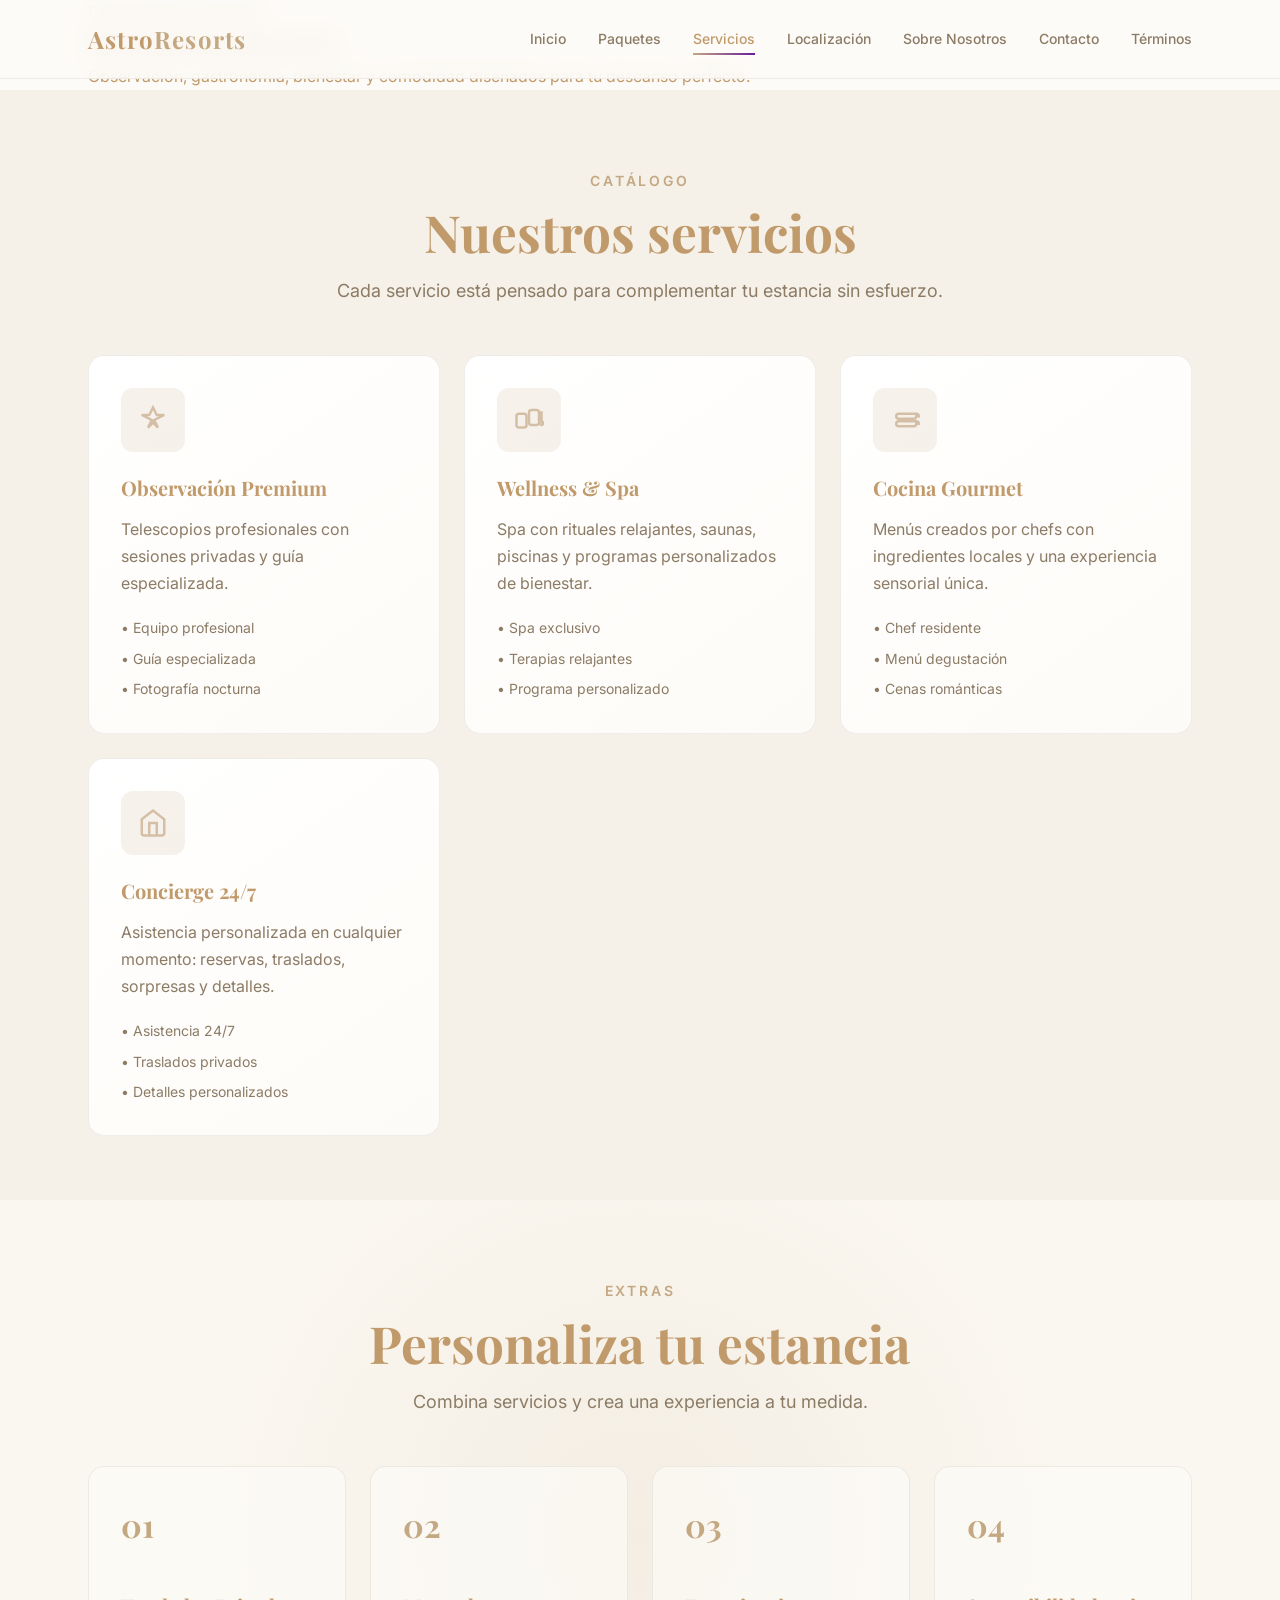
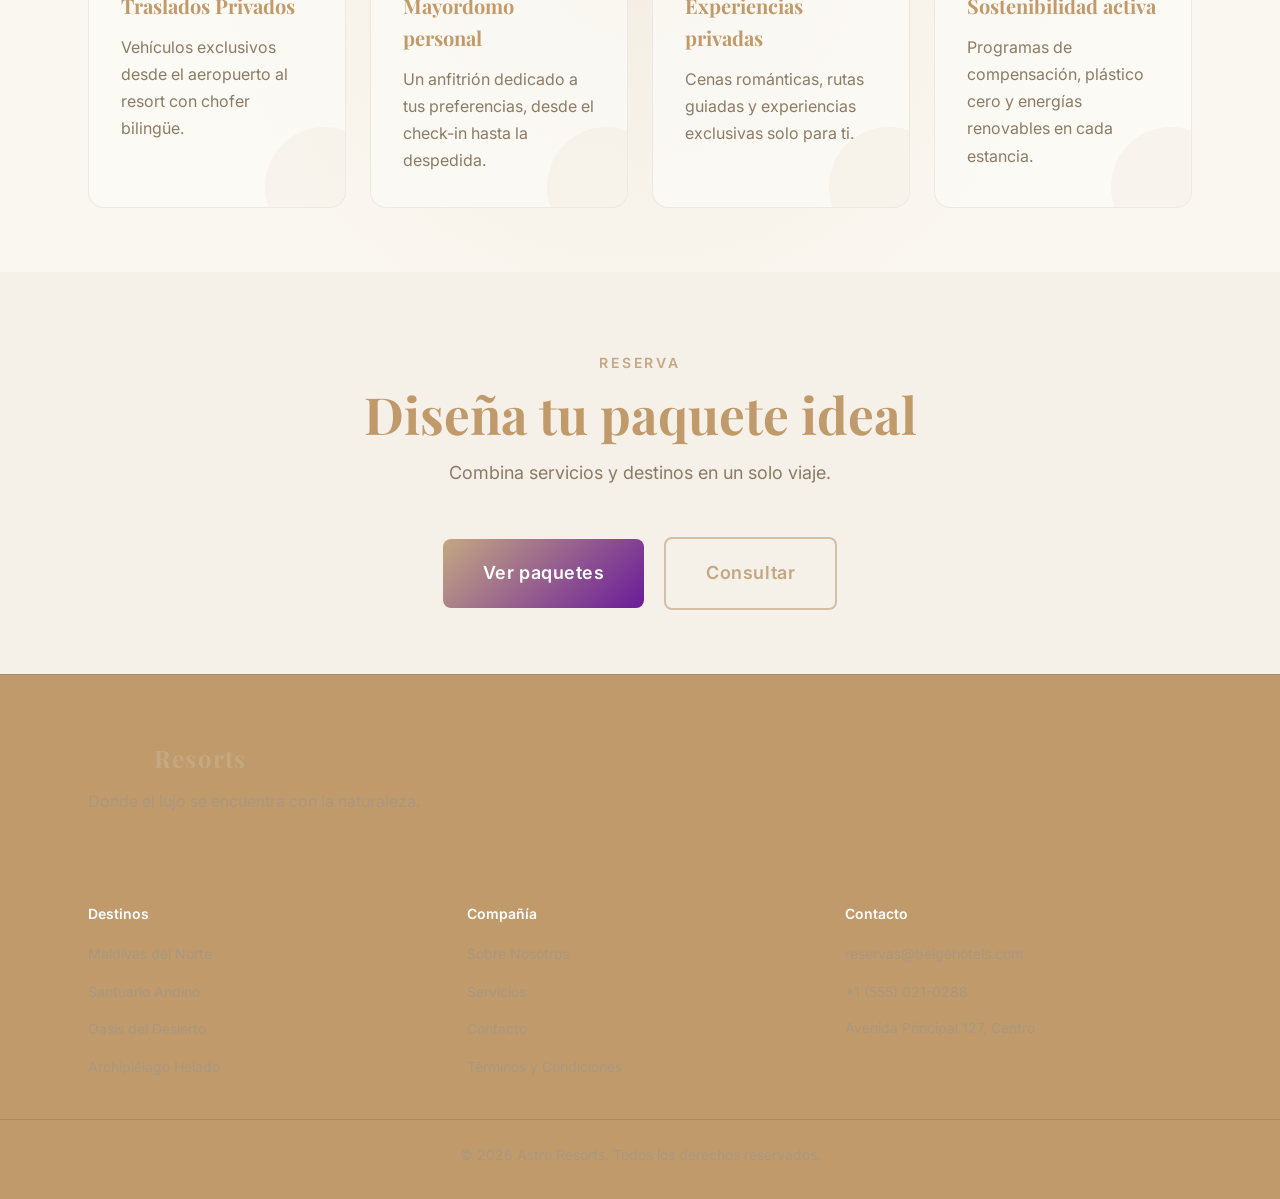
<file: views/servicios.html>
<!DOCTYPE html>
<html lang="es">
<head>
    <meta charset="UTF-8">
    <meta name="viewport" content="width=device-width, initial-scale=1.0">
    <meta name="description" content="Servicios premium de Astro Resorts: spa, observatorio, gastronomía y más.">
    <meta name="theme-color" content="#f5f0e8">
    <title>Servicios — Astro Resorts</title>
    <link rel="preconnect" href="https://fonts.googleapis.com">
    <link rel="preconnect" href="https://fonts.gstatic.com" crossorigin>
    <link href="https://fonts.googleapis.com/css2?family=Playfair+Display:wght@400;700;900&family=Inter:wght@300;400;500;600&display=swap" rel="stylesheet">
    <link rel="stylesheet" href="../css/servicios.css">
</head>
<body>
    <header class="header" role="banner">
        <div class="container header__container">
            <a href="index.html" class="logo" aria-label="Astro Resorts - Inicio">Astro<span>Resorts</span></a>
            <nav class="nav" role="navigation" aria-label="Navegación principal">
                <ul class="nav__list" id="navList">
                    <li><a href="index.html" class="nav__link">Inicio</a></li>
                    <li><a href="paquetes.html" class="nav__link">Paquetes</a></li>
                    <li><a href="servicios.html" class="nav__link active" aria-current="page">Servicios</a></li>
                    <li><a href="localizacion.html" class="nav__link">Localización</a></li>
                    <li><a href="sobre-nosotros.html" class="nav__link">Sobre Nosotros</a></li>
                    <li><a href="contacto.html" class="nav__link">Contacto</a></li>
                    <li><a href="terminos-y-condiciones.html" class="nav__link">Términos</a></li>
                </ul>
            </nav>
            <button class="nav__toggle" id="navToggle" aria-label="Abrir menú de navegación" aria-expanded="false" aria-controls="navList">
                <span class="nav__toggle-bar" aria-hidden="true"></span>
                <span class="nav__toggle-bar" aria-hidden="true"></span>
                <span class="nav__toggle-bar" aria-hidden="true"></span>
            </button>
        </div>
    </header>

    <main role="main">
        <section class="page-hero" aria-labelledby="page-title">
            <div class="page-hero__overlay" aria-hidden="true"></div>
            <div class="container page-hero__container">
                <span class="page-hero__eyebrow reveal">Experiencias exclusivas</span>
                <h1 id="page-title" class="page-hero__title reveal">Servicios de alto nivel</h1>
                <p class="page-hero__text reveal">Observación, gastronomía, bienestar y comodidad diseñados para tu descanso perfecto.</p>
            </div>
        </section>

        <section class="section section--light" aria-labelledby="services-title">
            <div class="container">
                <div class="section__header reveal">
                    <span class="section__eyebrow">Catálogo</span>
                    <h2 id="services-title" class="section__title">Nuestros servicios</h2>
                    <p class="section__subtitle">Cada servicio está pensado para complementar tu estancia sin esfuerzo.</p>
                </div>
                <div class="services-grid" id="servicesGrid"></div>
            </div>
        </section>

        <section class="section section--dark" aria-labelledby="extras-title">
            <div class="container">
                <div class="section__header section__header--center reveal">
                    <span class="section__eyebrow">Extras</span>
                    <h2 id="extras-title" class="section__title">Personaliza tu estancia</h2>
                    <p class="section__subtitle">Combina servicios y crea una experiencia a tu medida.</p>
                </div>
                <div class="extras-grid" id="extrasGrid"></div>
            </div>
        </section>

        <section class="section section--light" aria-labelledby="cta-title">
            <div class="container">
                <div class="section__header section__header--center reveal">
                    <span class="section__eyebrow">Reserva</span>
                    <h2 id="cta-title" class="section__title">Diseña tu paquete ideal</h2>
                    <p class="section__subtitle">Combina servicios y destinos en un solo viaje.</p>
                </div>
                <div style="text-align:center; margin-top: var(--space-8);" class="reveal">
                    <a href="paquetes.html" class="btn btn--primary btn--lg">Ver paquetes</a>
                    <a href="contacto.html" class="btn btn--outline btn--lg" style="margin-left: var(--space-4);">Consultar</a>
                </div>
            </div>
        </section>
    </main>

    <footer class="footer" role="contentinfo">
        <div class="container footer__container">
            <div class="footer__brand reveal"><a href="index.html" class="logo">Astro<span>Resorts</span></a><p class="footer__tagline">Donde el lujo se encuentra con la naturaleza.</p></div>
            <div class="footer__links">
                <div class="footer__col reveal"><h4 class="footer__title">Destinos</h4><ul class="footer__list"><li><a href="paquetes.html#maldivas">Maldivas del Norte</a></li><li><a href="paquetes.html#andino">Santuario Andino</a></li><li><a href="paquetes.html#desierto">Oasis del Desierto</a></li><li><a href="paquetes.html#helando">Archipiélago Helado</a></li></ul></div>
                <div class="footer__col reveal"><h4 class="footer__title">Compañía</h4><ul class="footer__list"><li><a href="sobre-nosotros.html">Sobre Nosotros</a></li><li><a href="servicios.html">Servicios</a></li><li><a href="contacto.html">Contacto</a></li><li><a href="terminos-y-condiciones.html">Términos y Condiciones</a></li></ul></div>
                <div class="footer__col reveal"><h4 class="footer__title">Contacto</h4><ul class="footer__list"><li><a href="mailto:reservas@beigehotels.com" class="footer__contact">reservas@beigehotels.com</a></li><li><a href="tel:+15550210288" class="footer__contact">+1 (555) 021-0288</a></li><li><address class="footer__contact">Avenida Principal 127, Centro</address></li></ul></div>
            </div>
        </div>
        <div class="footer__bottom"><div class="container"><p class="footer__copyright">&copy; 2026 Astro Resorts. Todos los derechos reservados.</p></div></div>
    </footer>
    <script src="../js/servicios.js"></script>
</body>
</html>
</file>
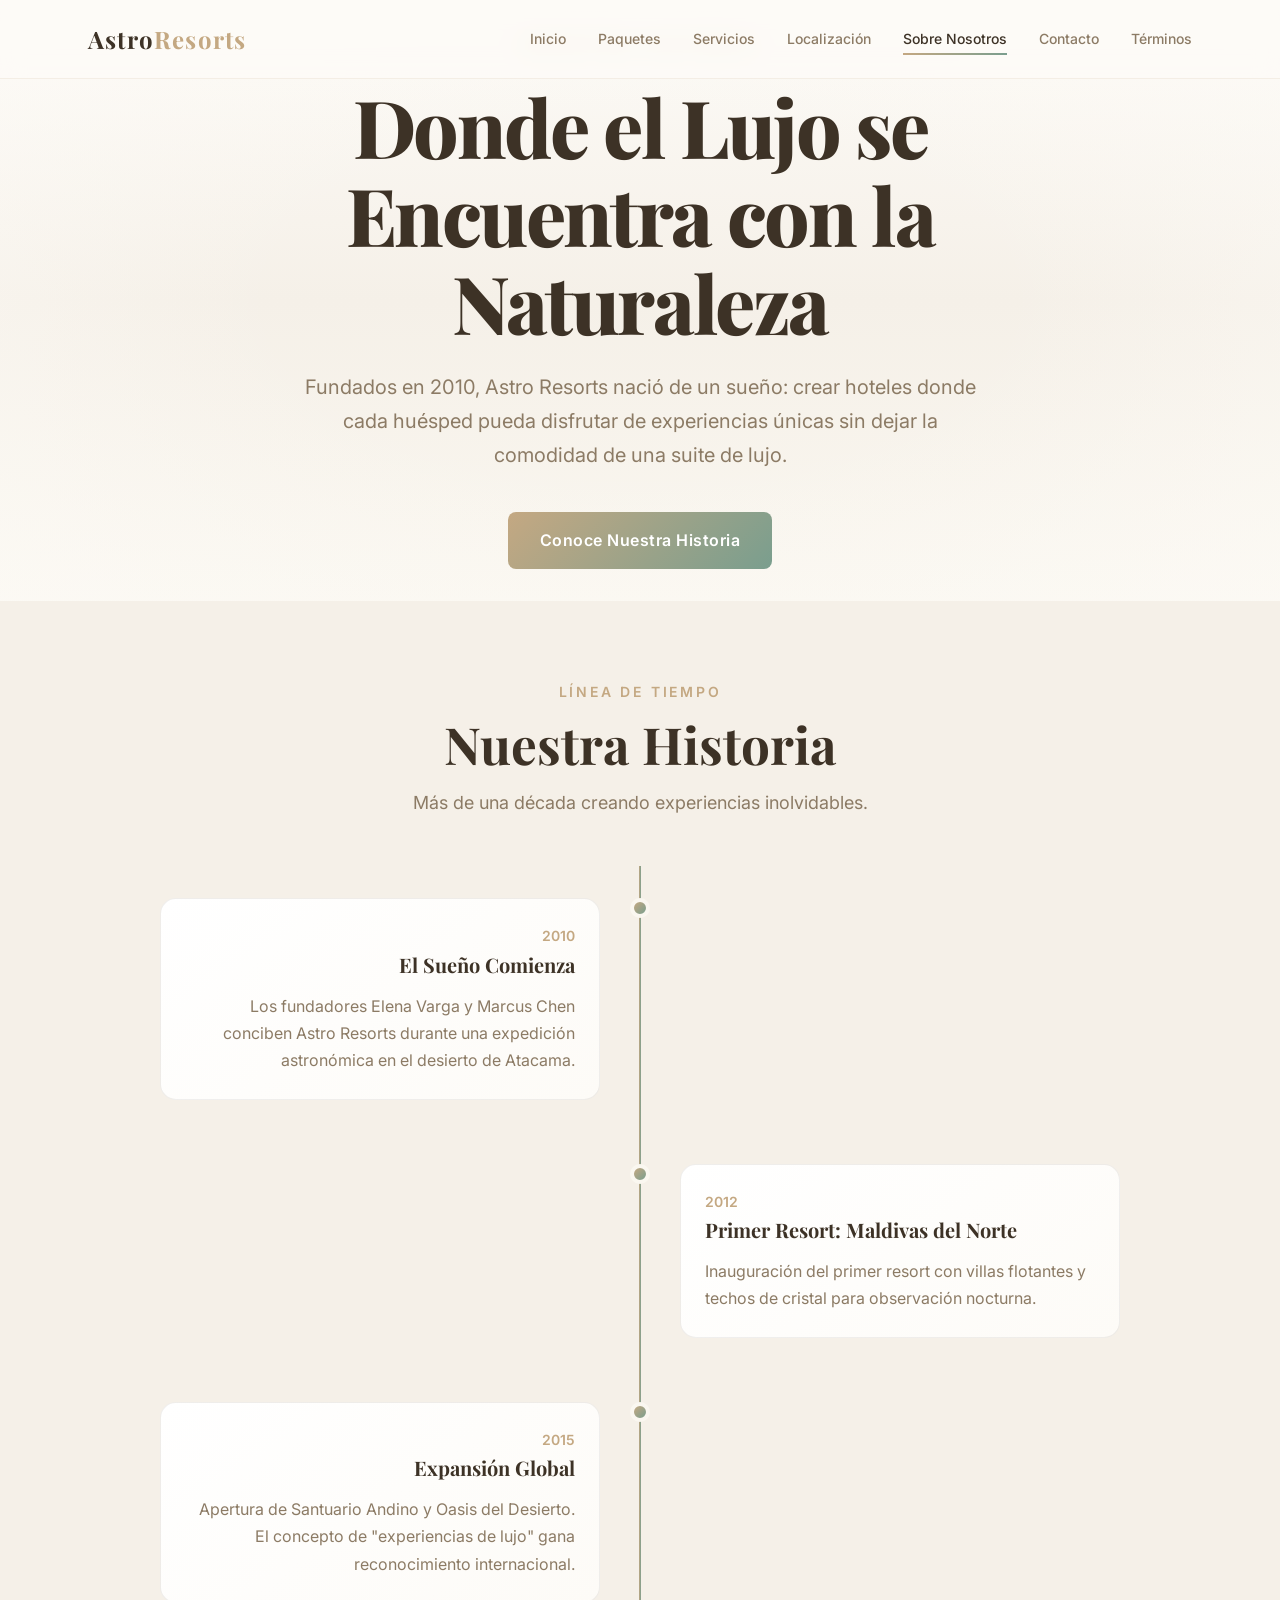
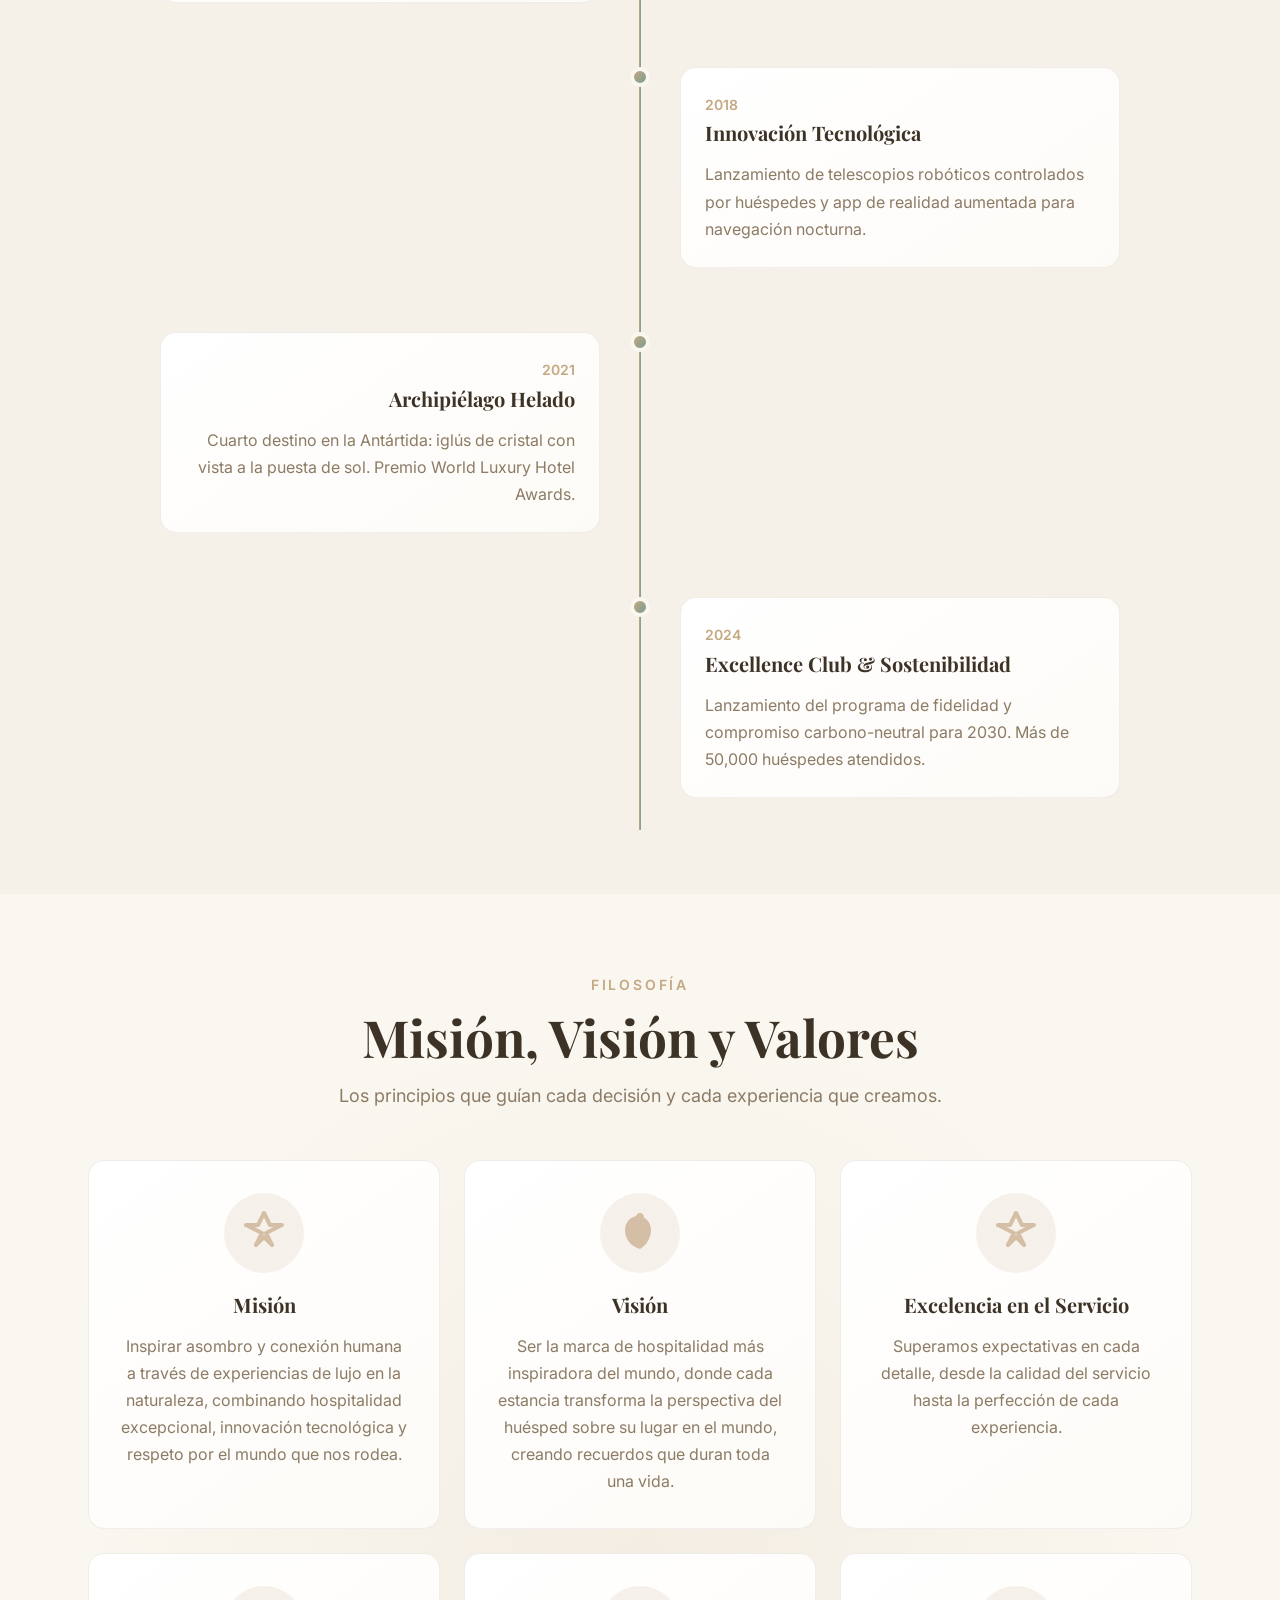
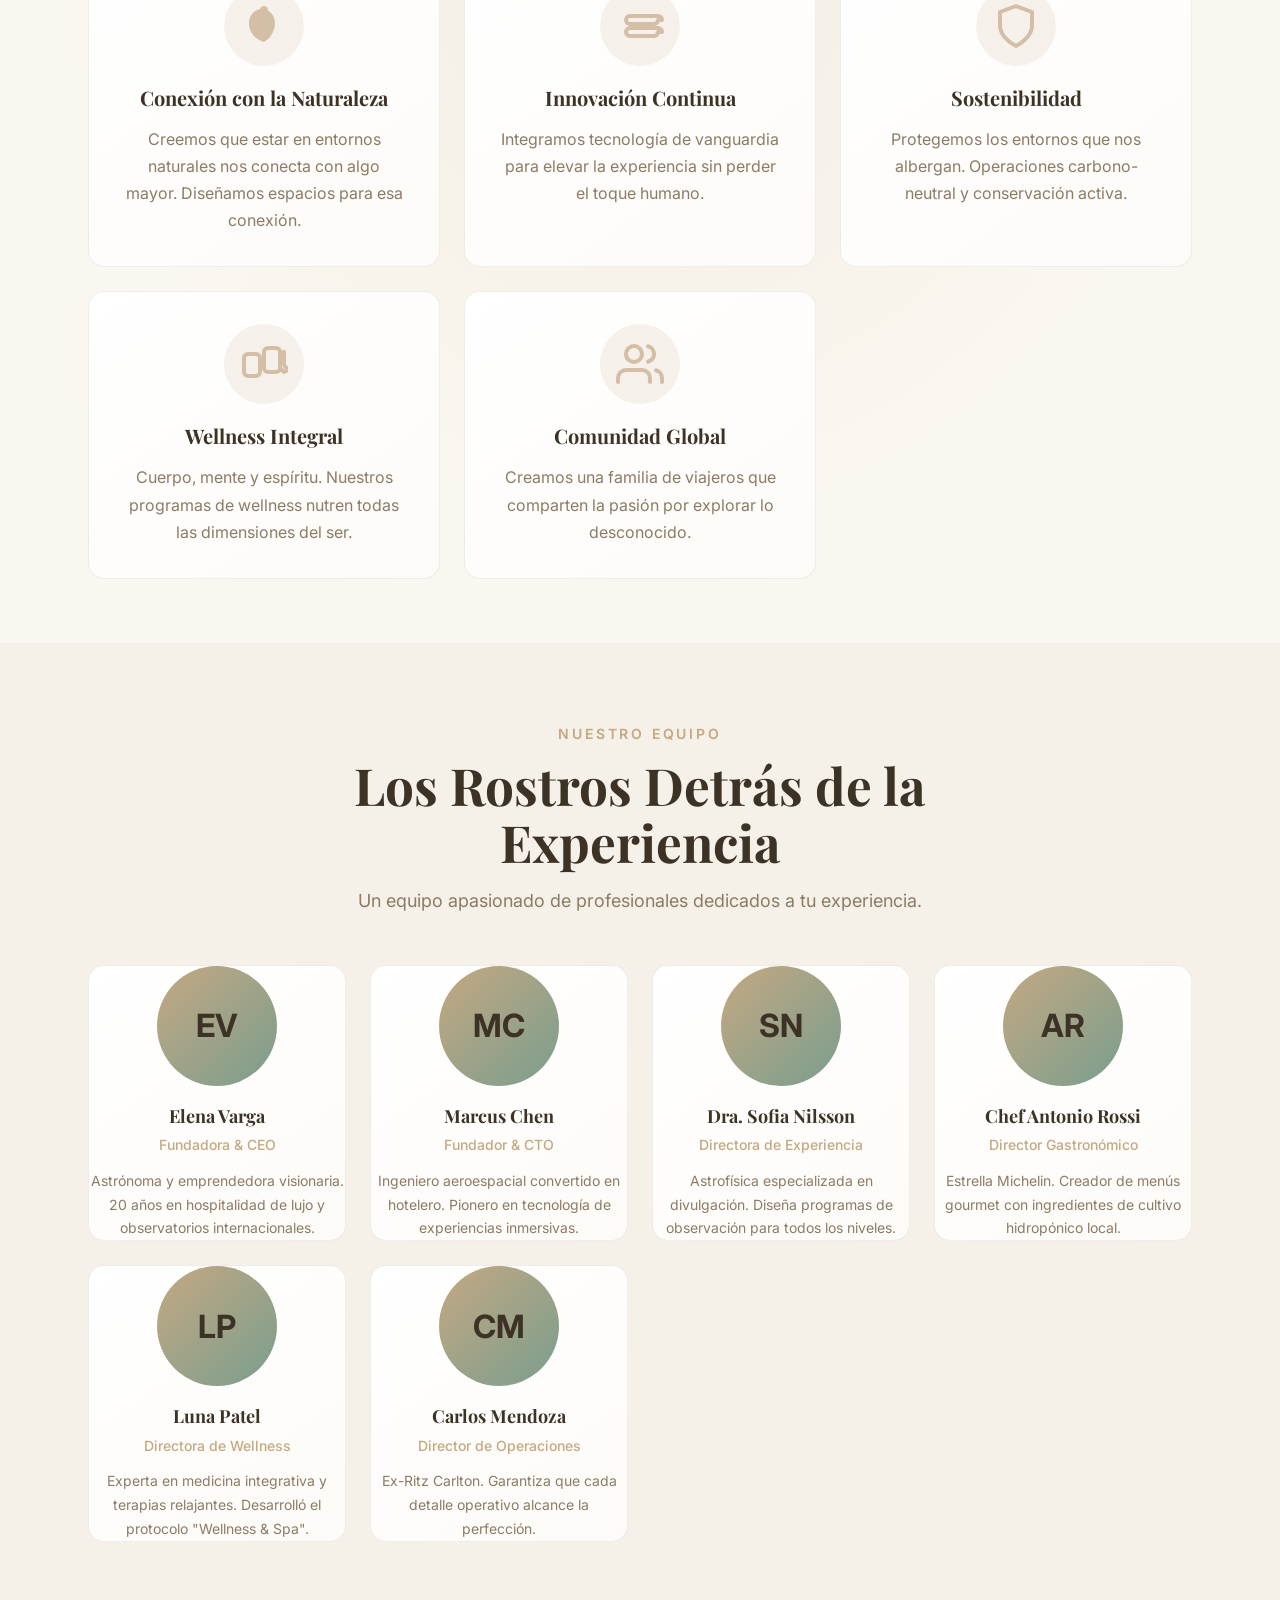
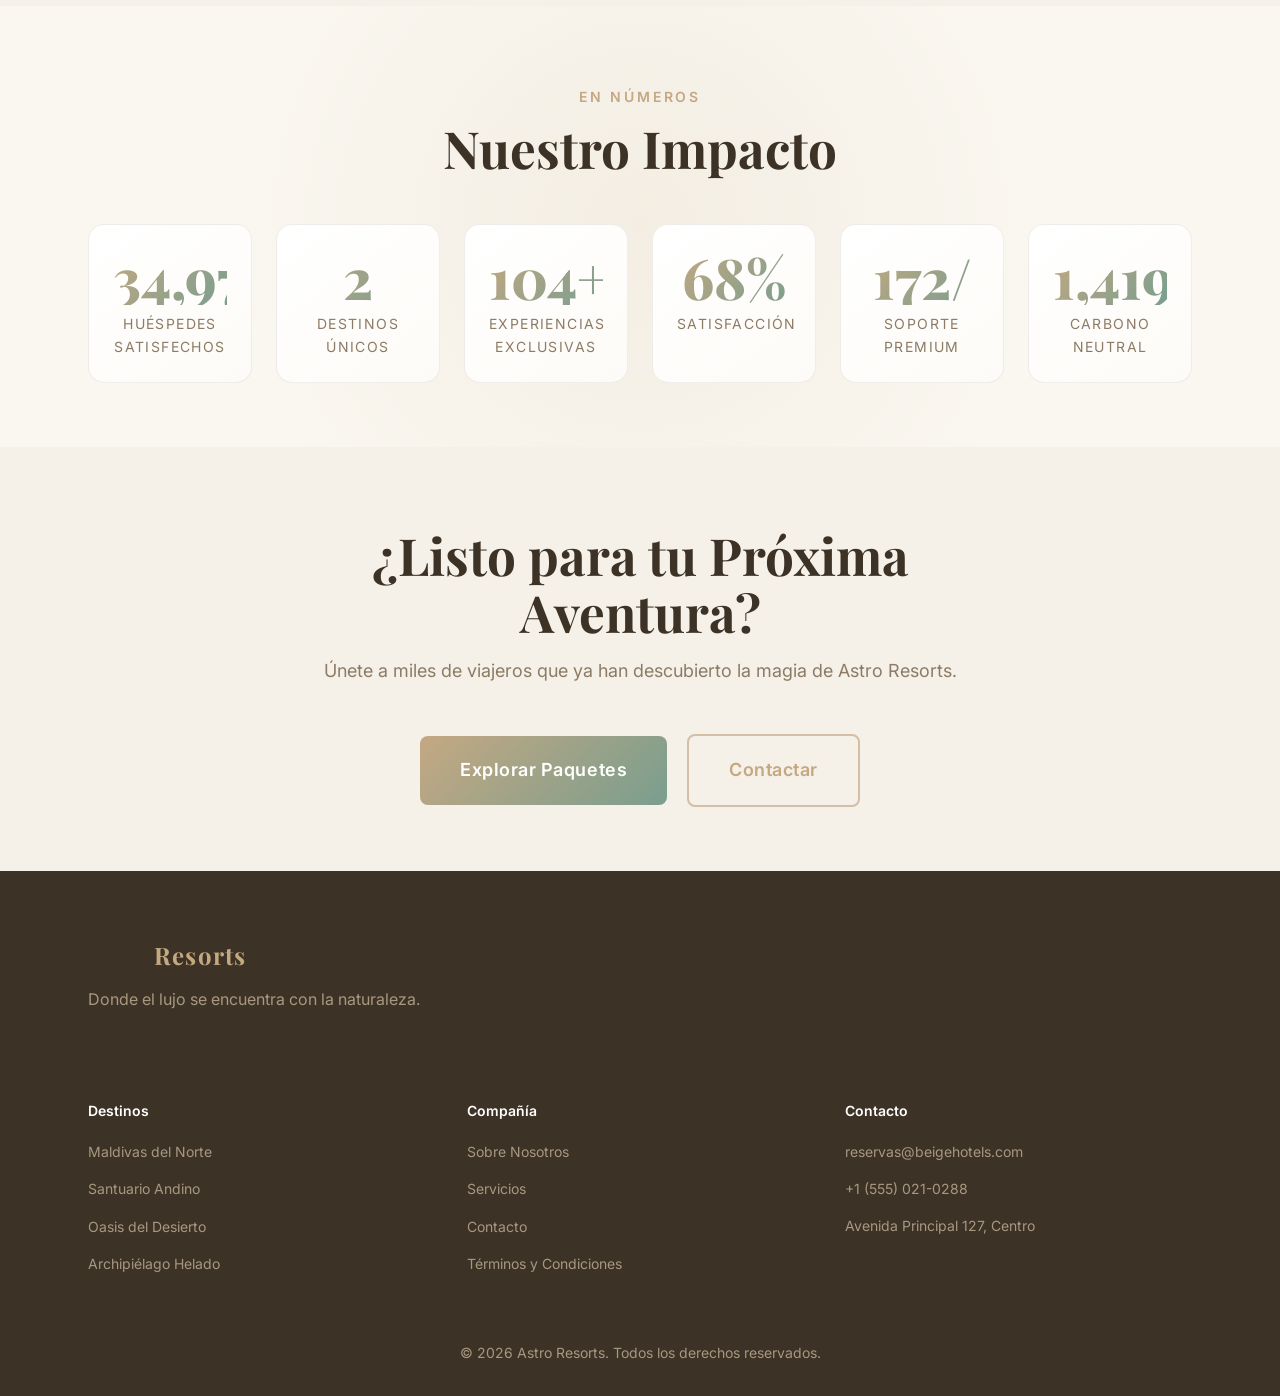
<file: views/sobre-nosotros.html>
<!DOCTYPE html>
<html lang="es">
<head>
    <meta charset="UTF-8">
    <meta name="viewport" content="width=device-width, initial-scale=1.0">
    <meta name="description" content="Conoce la historia de Astro Resorts, nuestra misión, valores y el equipo que hace posibles experiencias inolvidables.">
    <meta name="theme-color" content="#f5f0e8">
    <title>Sobre Nosotros — Astro Resorts</title>
    <link rel="preconnect" href="https://fonts.googleapis.com">
    <link rel="preconnect" href="https://fonts.gstatic.com" crossorigin>
    <link href="https://fonts.googleapis.com/css2?family=Playfair+Display:wght@400;700;900&family=Inter:wght@300;400;500;600&display=swap" rel="stylesheet">
    <link rel="stylesheet" href="../css/sobre-nosotros.css">
</head>
<body>
    <header class="header" role="banner">
        <div class="container header__container">
            <a href="index.html" class="logo" aria-label="Astro Resorts - Inicio">
                Astro<span>Resorts</span>
            </a>
            <nav class="nav" role="navigation" aria-label="Navegación principal">
                <ul class="nav__list" id="navList">
                    <li><a href="index.html" class="nav__link">Inicio</a></li>
                    <li><a href="paquetes.html" class="nav__link">Paquetes</a></li>
                    <li><a href="servicios.html" class="nav__link">Servicios</a></li>
                    <li><a href="localizacion.html" class="nav__link">Localización</a></li>
                    <li><a href="sobre-nosotros.html" class="nav__link active" aria-current="page">Sobre Nosotros</a></li>
                    <li><a href="contacto.html" class="nav__link">Contacto</a></li>
                    <li><a href="terminos-y-condiciones.html" class="nav__link">Términos</a></li>
                </ul>
            </nav>
            <button class="nav__toggle" id="navToggle" aria-label="Abrir menú de navegación" aria-expanded="false" aria-controls="navList">
                <span class="nav__toggle-bar" aria-hidden="true"></span>
                <span class="nav__toggle-bar" aria-hidden="true"></span>
                <span class="nav__toggle-bar" aria-hidden="true"></span>
            </button>
        </div>
    </header>

    <main role="main">
        <!-- About Hero -->
        <section class="about-hero" aria-labelledby="about-hero-title">
            <div class="about-hero__overlay" aria-hidden="true"></div>
            <div class="container about-hero__container">
                <div class="reveal">
                    <span class="about-hero__subtitle">Nuestra Historia</span>
                    <h1 id="about-hero-title" class="about-hero__title">Donde el Lujo se Encuentra con la Naturaleza</h1>
                    <p class="about-hero__description">
                        Fundados en 2010, Astro Resorts nació de un sueño: crear hoteles donde cada huésped 
                        pueda disfrutar de experiencias únicas sin dejar la comodidad de una suite de lujo.
                    </p>
                    <a href="#nuestra-historia" class="btn btn--primary">Conoce Nuestra Historia</a>
                </div>
            </div>
        </section>

        <!-- Nuestra Historia / Timeline -->
        <section class="section section--light" id="nuestra-historia" aria-labelledby="historia-title">
            <div class="container">
                <div class="section__header reveal">
                    <span class="section__eyebrow">Línea de Tiempo</span>
                    <h2 id="historia-title" class="section__title">Nuestra Historia</h2>
                    <p class="section__subtitle">
                        Más de una década creando experiencias inolvidables.
                    </p>
                </div>
                <div class="timeline" id="timelineContainer">
                    <!-- Timeline items rendered by JS -->
                </div>
            </div>
        </section>

        <!-- Misión, Visión, Valores -->
        <section class="section section--dark" aria-labelledby="valores-title">
            <div class="container">
                <div class="section__header section__header--center reveal">
                    <span class="section__eyebrow">Filosofía</span>
                    <h2 id="valores-title" class="section__title">Misión, Visión y Valores</h2>
                    <p class="section__subtitle">
                        Los principios que guían cada decisión y cada experiencia que creamos.
                    </p>
                </div>
                <div class="values-grid" id="valuesGrid">
                    <!-- Values rendered by JS -->
                </div>
            </div>
        </section>

        <!-- Equipo -->
        <section class="section section--light" aria-labelledby="equipo-title">
            <div class="container">
                <div class="section__header section__header--center reveal">
                    <span class="section__eyebrow">Nuestro Equipo</span>
                    <h2 id="equipo-title" class="section__title">Los Rostros Detrás de la Experiencia</h2>
                    <p class="section__subtitle">
                        Un equipo apasionado de profesionales dedicados a tu experiencia.
                    </p>
                </div>
                <div class="team-grid" id="teamGrid">
                    <!-- Team rendered by JS -->
                </div>
            </div>
        </section>

        <!-- Estadísticas -->
        <section class="section section--dark" aria-labelledby="stats-title">
            <div class="container">
                <div class="section__header section__header--center reveal">
                    <span class="section__eyebrow">En Números</span>
                    <h2 id="stats-title" class="section__title">Nuestro Impacto</h2>
                </div>
                <div class="stats-grid" id="statsGrid">
                    <!-- Stats rendered by JS -->
                </div>
            </div>
        </section>

        <!-- CTA -->
        <section class="section section--light" aria-labelledby="cta-title">
            <div class="container">
                <div class="section__header section__header--center reveal">
                    <h2 id="cta-title" class="section__title">¿Listo para tu Próxima Aventura?</h2>
                    <p class="section__subtitle">
                        Únete a miles de viajeros que ya han descubierto la magia de Astro Resorts.
                    </p>
                </div>
                <div style="text-align: center; margin-top: var(--space-8);" class="reveal">
                    <a href="paquetes.html" class="btn btn--primary btn--lg">Explorar Paquetes</a>
                    <a href="contacto.html" class="btn btn--outline btn--lg" style="margin-left: var(--space-4);">Contactar</a>
                </div>
            </div>
        </section>
    </main>

    <footer class="footer" role="contentinfo">
        <div class="container footer__container">
            <div class="footer__brand reveal">
                <a href="index.html" class="logo">Astro<span>Resorts</span></a>
                <p class="footer__tagline">Donde el lujo se encuentra con la naturaleza.</p>
            </div>
            <div class="footer__links">
                <div class="footer__col reveal">
                    <h4 class="footer__title">Destinos</h4>
                    <ul class="footer__list">
                        <li><a href="paquetes.html#maldivas">Maldivas del Norte</a></li>
                        <li><a href="paquetes.html#andino">Santuario Andino</a></li>
                        <li><a href="paquetes.html#desierto">Oasis del Desierto</a></li>
                        <li><a href="paquetes.html#helando">Archipiélago Helado</a></li>
                    </ul>
                </div>
                <div class="footer__col reveal">
                    <h4 class="footer__title">Compañía</h4>
                    <ul class="footer__list">
                        <li><a href="sobre-nosotros.html">Sobre Nosotros</a></li>
                        <li><a href="servicios.html">Servicios</a></li>
                        <li><a href="contacto.html">Contacto</a></li>
                        <li><a href="terminos-y-condiciones.html">Términos y Condiciones</a></li>
                    </ul>
                </div>
                <div class="footer__col reveal">
                    <h4 class="footer__title">Contacto</h4>
                    <ul class="footer__list">
                        <li><a href="mailto:reservas@beigehotels.com" class="footer__contact">reservas@beigehotels.com</a></li>
                        <li><a href="tel:+15550210288" class="footer__contact">+1 (555) 021-0288</a></li>
                        <li><address class="footer__contact">Avenida Principal 127, Centro</address></li>
                    </ul>
                </div>
            </div>
        </div>
        <div class="footer__bottom">
            <div class="container">
                <p class="footer__copyright">
                    &copy; 2026 Astro Resorts. Todos los derechos reservados.
                </p>
            </div>
        </div>
    </footer>

    <script src="../js/sobre-nosotros.js"></script>
</body>
</html>
</file>
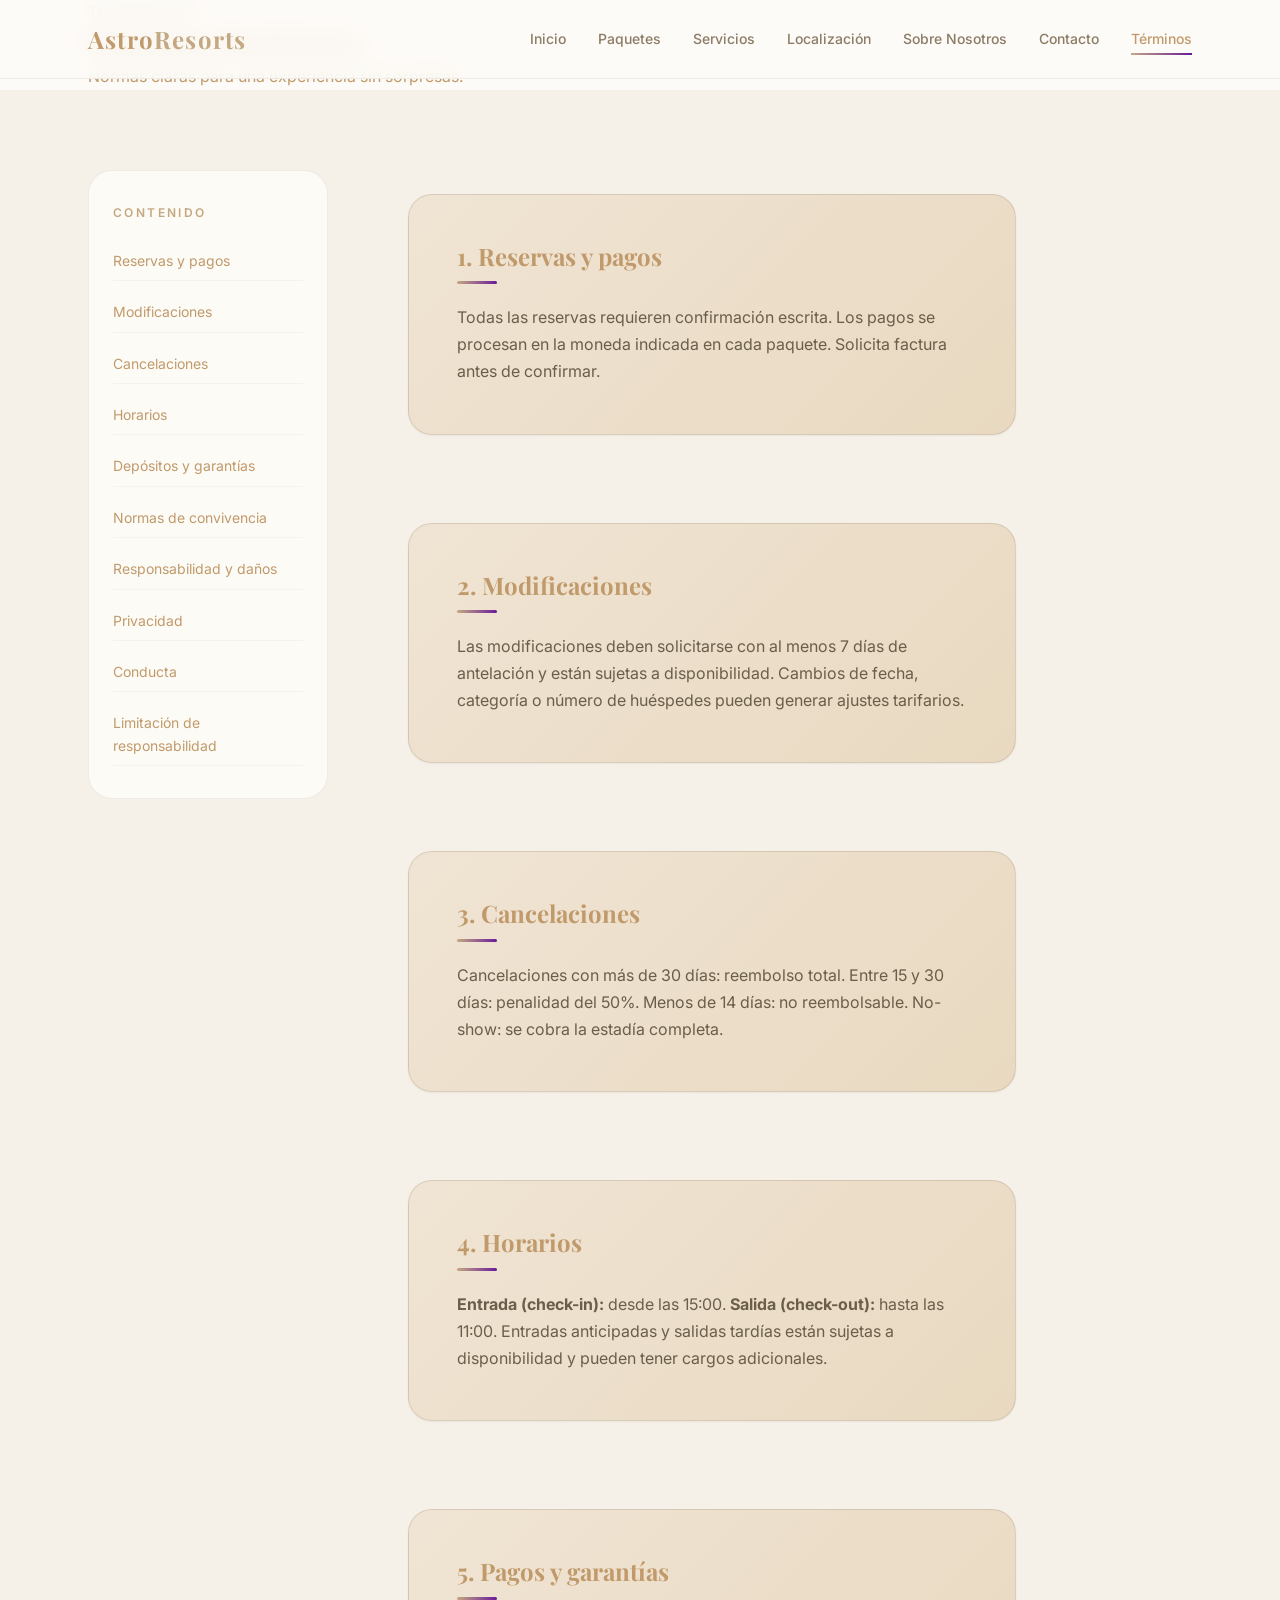
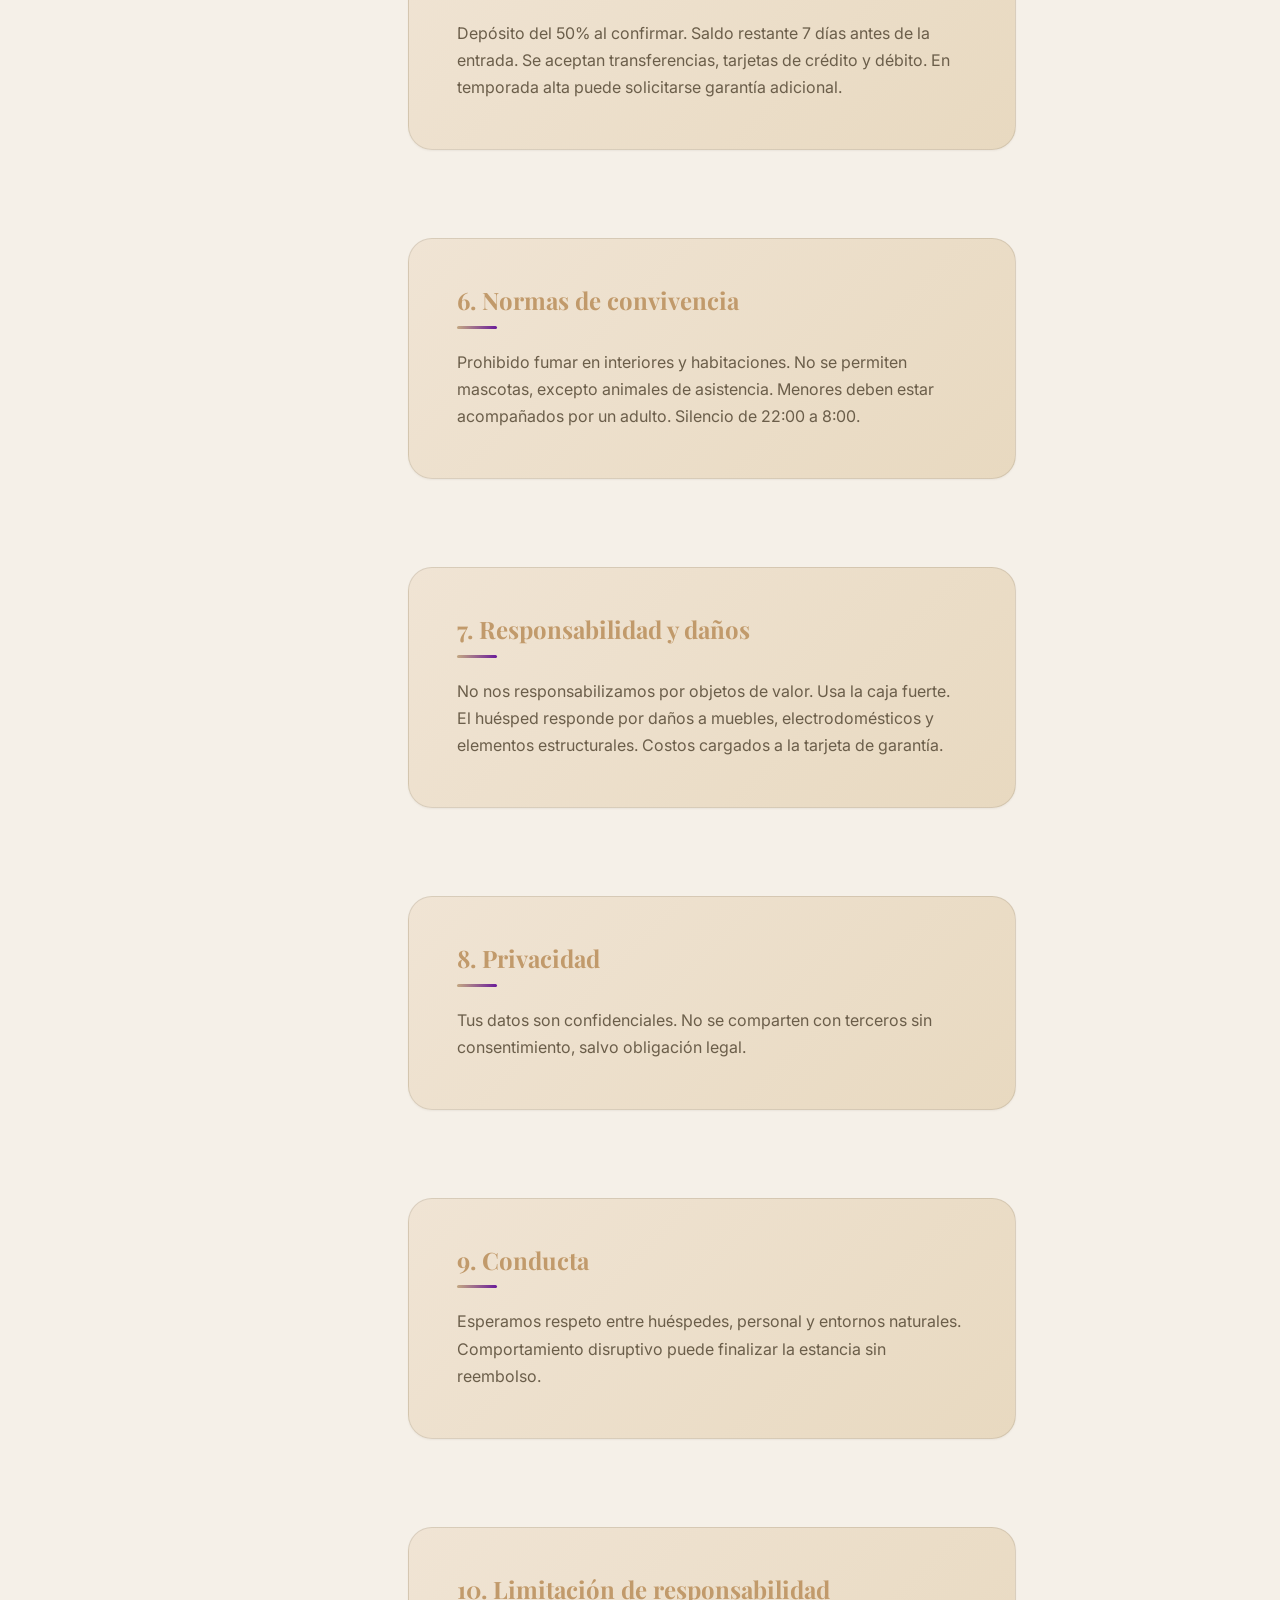
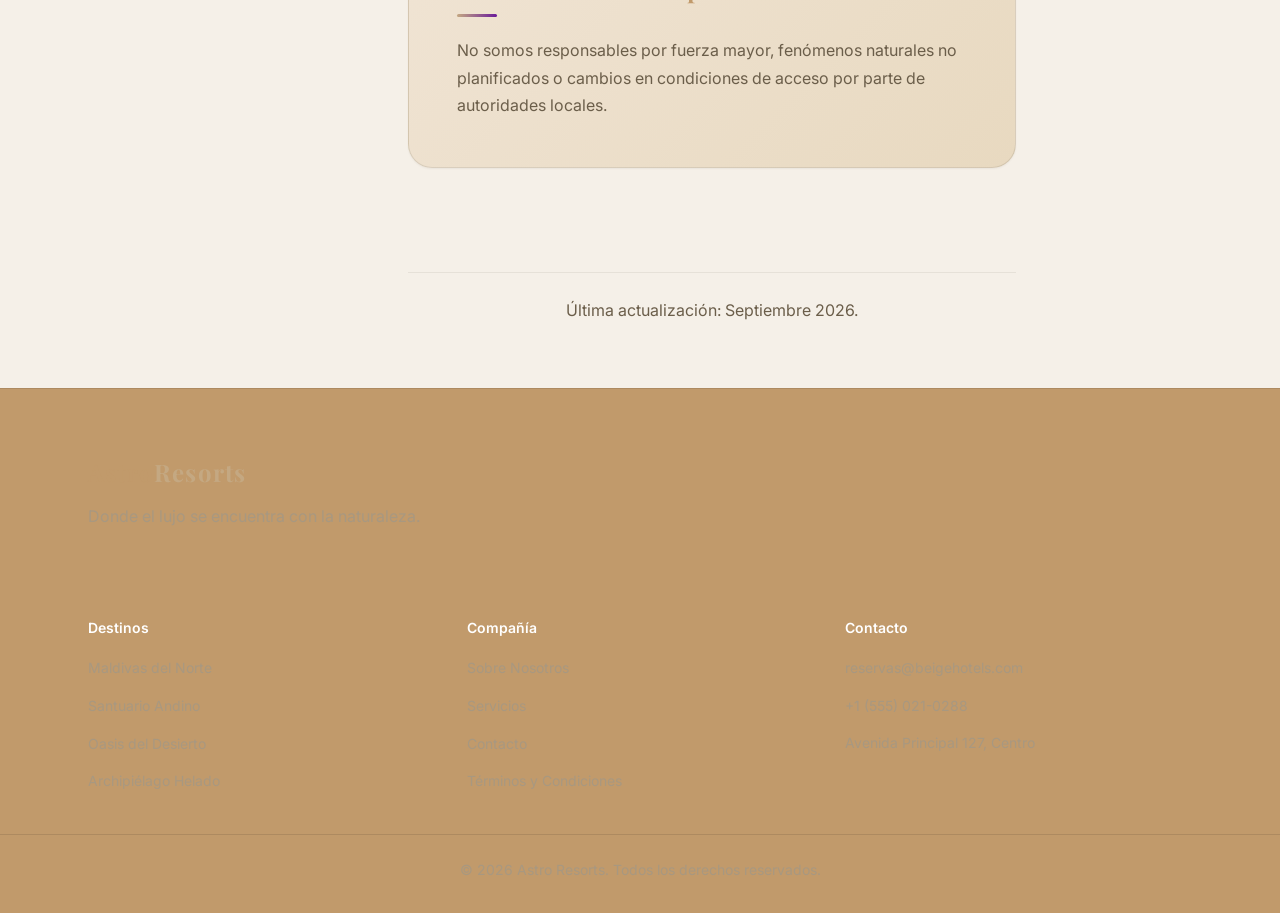
<file: views/terminos-y-condiciones.html>
<!DOCTYPE html>
<html lang="es">
<head>
    <meta charset="UTF-8">
    <meta name="viewport" content="width=device-width, initial-scale=1.0">
    <meta name="description" content="Términos y condiciones de Astro Resorts.">
    <meta name="theme-color" content="#f5f0e8">
    <title>Términos y Condiciones — Astro Resorts</title>
    <link rel="preconnect" href="https://fonts.googleapis.com">
    <link rel="preconnect" href="https://fonts.gstatic.com" crossorigin>
    <link href="https://fonts.googleapis.com/css2?family=Playfair+Display:wght@400;700;900&family=Inter:wght@300;400;500;600&display=swap" rel="stylesheet">
    <link rel="stylesheet" href="../css/terminos-y-condiciones.css">
</head>
<body>
    <header class="header" role="banner">
        <div class="container header__container">
            <a href="index.html" class="logo" aria-label="Astro Resorts - Inicio">Astro<span>Resorts</span></a>
            <nav class="nav" role="navigation" aria-label="Navegación principal">
                <ul class="nav__list" id="navList">
                    <li><a href="index.html" class="nav__link">Inicio</a></li>
                    <li><a href="paquetes.html" class="nav__link">Paquetes</a></li>
                    <li><a href="servicios.html" class="nav__link">Servicios</a></li>
                    <li><a href="localizacion.html" class="nav__link">Localización</a></li>
                    <li><a href="sobre-nosotros.html" class="nav__link">Sobre Nosotros</a></li>
                    <li><a href="contacto.html" class="nav__link">Contacto</a></li>
                    <li><a href="terminos-y-condiciones.html" class="nav__link active" aria-current="page">Términos</a></li>
                </ul>
            </nav>
            <button class="nav__toggle" id="navToggle" aria-label="Abrir menú de navegación" aria-expanded="false" aria-controls="navList">
                <span class="nav__toggle-bar" aria-hidden="true"></span>
                <span class="nav__toggle-bar" aria-hidden="true"></span>
                <span class="nav__toggle-bar" aria-hidden="true"></span>
            </button>
        </div>
    </header>

    <main role="main">
        <section class="page-hero" aria-labelledby="page-title">
            <div class="page-hero__overlay" aria-hidden="true"></div>
            <div class="container page-hero__container">
                <span class="page-hero__eyebrow reveal">Transparencia</span>
                <h1 id="page-title" class="page-hero__title reveal">Términos y Condiciones</h1>
                <p class="page-hero__text reveal">Normas claras para una experiencia sin sorpresas.</p>
            </div>
        </section>

        <section class="section section--light" aria-labelledby="terms-title">
            <div class="container terms-layout">
                <aside class="terms-nav reveal" aria-label="Secciones de términos">
                    <strong>Contenido</strong>
                    <nav>
                        <ol>
                            <li><a href="#reservas">Reservas y pagos</a></li>
                            <li><a href="#modificaciones">Modificaciones</a></li>
                            <li><a href="#cancelaciones">Cancelaciones</a></li>
                            <li><a href="#horarios">Horarios</a></li>
                            <li><a href="#pagos">Depósitos y garantías</a></li>
                            <li><a href="#convivencia">Normas de convivencia</a></li>
                            <li><a href="#responsabilidad">Responsabilidad y daños</a></li>
                            <li><a href="#privacidad">Privacidad</a></li>
                            <li><a href="#conducta">Conducta</a></li>
                            <li><a href="#limitacion">Limitación de responsabilidad</a></li>
                        </ol>
                    </nav>
                </aside>
                <article class="terms-content">
                    <div class="terms-card reveal">
                        <h2 id="reservas" class="terms-content__title">1. Reservas y pagos</h2>
                        <p>Todas las reservas requieren confirmación escrita. Los pagos se procesan en la moneda indicada en cada paquete. Solicita factura antes de confirmar.</p>
                    </div>

                    <div class="terms-card reveal">
                        <h2 id="modificaciones" class="terms-content__title">2. Modificaciones</h2>
                        <p>Las modificaciones deben solicitarse con al menos 7 días de antelación y están sujetas a disponibilidad. Cambios de fecha, categoría o número de huéspedes pueden generar ajustes tarifarios.</p>
                    </div>

                    <div class="terms-card reveal">
                        <h2 id="cancelaciones" class="terms-content__title">3. Cancelaciones</h2>
                        <p>Cancelaciones con más de 30 días: reembolso total. Entre 15 y 30 días: penalidad del 50%. Menos de 14 días: no reembolsable. No-show: se cobra la estadía completa.</p>
                    </div>

                    <div class="terms-card reveal">
                        <h2 id="horarios" class="terms-content__title">4. Horarios</h2>
                        <p><strong>Entrada (check-in):</strong> desde las 15:00. <strong>Salida (check-out):</strong> hasta las 11:00. Entradas anticipadas y salidas tardías están sujetas a disponibilidad y pueden tener cargos adicionales.</p>
                    </div>

                    <div class="terms-card reveal">
                        <h2 id="pagos" class="terms-content__title">5. Pagos y garantías</h2>
                        <p>Depósito del 50% al confirmar. Saldo restante 7 días antes de la entrada. Se aceptan transferencias, tarjetas de crédito y débito. En temporada alta puede solicitarse garantía adicional.</p>
                    </div>

                    <div class="terms-card reveal">
                        <h2 id="convivencia" class="terms-content__title">6. Normas de convivencia</h2>
                        <p>Prohibido fumar en interiores y habitaciones. No se permiten mascotas, excepto animales de asistencia. Menores deben estar acompañados por un adulto. Silencio de 22:00 a 8:00.</p>
                    </div>

                    <div class="terms-card reveal">
                        <h2 id="responsabilidad" class="terms-content__title">7. Responsabilidad y daños</h2>
                        <p>No nos responsabilizamos por objetos de valor. Usa la caja fuerte. El huésped responde por daños a muebles, electrodomésticos y elementos estructurales. Costos cargados a la tarjeta de garantía.</p>
                    </div>

                    <div class="terms-card reveal">
                        <h2 id="privacidad" class="terms-content__title">8. Privacidad</h2>
                        <p>Tus datos son confidenciales. No se comparten con terceros sin consentimiento, salvo obligación legal.</p>
                    </div>

                    <div class="terms-card reveal">
                        <h2 id="conducta" class="terms-content__title">9. Conducta</h2>
                        <p>Esperamos respeto entre huéspedes, personal y entornos naturales. Comportamiento disruptivo puede finalizar la estancia sin reembolso.</p>
                    </div>

                    <div class="terms-card reveal">
                        <h2 id="limitacion" class="terms-content__title">10. Limitación de responsabilidad</h2>
                        <p>No somos responsables por fuerza mayor, fenómenos naturales no planificados o cambios en condiciones de acceso por parte de autoridades locales.</p>
                    </div>

                    <p class="terms-content__updated reveal">Última actualización: Septiembre 2026.</p>
                </article>
            </div>
        </section>
    </main>

    <footer class="footer" role="contentinfo">
        <div class="container footer__container">
            <div class="footer__brand reveal"><a href="index.html" class="logo">Astro<span>Resorts</span></a><p class="footer__tagline">Donde el lujo se encuentra con la naturaleza.</p></div>
            <div class="footer__links">
                <div class="footer__col reveal"><h4 class="footer__title">Destinos</h4><ul class="footer__list"><li><a href="paquetes.html#maldivas">Maldivas del Norte</a></li><li><a href="paquetes.html#andino">Santuario Andino</a></li><li><a href="paquetes.html#desierto">Oasis del Desierto</a></li><li><a href="paquetes.html#helando">Archipiélago Helado</a></li></ul></div>
                <div class="footer__col reveal"><h4 class="footer__title">Compañía</h4><ul class="footer__list"><li><a href="sobre-nosotros.html">Sobre Nosotros</a></li><li><a href="servicios.html">Servicios</a></li><li><a href="contacto.html">Contacto</a></li><li><a href="terminos-y-condiciones.html">Términos y Condiciones</a></li></ul></div>
                <div class="footer__col reveal"><h4 class="footer__title">Contacto</h4><ul class="footer__list"><li><a href="mailto:reservas@beigehotels.com" class="footer__contact">reservas@beigehotels.com</a></li><li><a href="tel:+15550210288" class="footer__contact">+1 (555) 021-0288</a></li><li><address class="footer__contact">Avenida Principal 127, Centro</address></li></ul></div>
            </div>
        </div>
        <div class="footer__bottom"><div class="container"><p class="footer__copyright">&copy; 2026 Astro Resorts. Todos los derechos reservados.</p></div></div>
    </footer>
    <script src="../js/terminos-y-condiciones.js"></script>
</body>
</html>
</file>
<file: css/index.css>
/* ===== DESIGN SYSTEM - ASTRO RESORTS ===== */
/* CSS Custom Properties (Design Tokens) */
:root {
    /* Colors - Beige Professional Theme */
    --color-beige-50: #fdfbf7;
    --color-beige-100: #faf7f0;
    --color-beige-200: #f5f0e8;
    --color-beige-300: #ede5d8;
    --color-beige-400: #ddd0bc;
    --color-beige-500: #c4b5a0;
    --color-beige-600: #a89880;
    --color-beige-700: #8c7b65;
    --color-beige-800: #6b5e4a;
    --color-beige-900: #3d3226;

    --color-sage-500: #7a9e8e;
    --color-sage-400: #8fb3a3;
    --color-sage-300: #b3ccc2;

    --color-terracotta-500: #c4a882;
    --color-terracotta-400: #d4bfa6;
    --color-terracotta-300: #e6d5c3;

    --color-white: #ffffff;
    --color-black: #1a1510;

    /* Gradients */
    --gradient-primary: linear-gradient(135deg, #c4a882 0%, #7a9e8e 100%);
    --gradient-hero: linear-gradient(180deg, #fdfbf7 0%, #f5f0e8 50%, #faf7f0 100%);
    --gradient-card: linear-gradient(145deg, #ffffff 0%, #fdfbf7 100%);
    --gradient-glow: radial-gradient(circle at 50% 50%, rgba(196, 168, 130, 0.12) 0%, transparent 60%);
    --gradient-border: linear-gradient(90deg, #c4a882, #7a9e8e);

    /* Typography */
    --font-heading: 'Playfair Display', serif;
    --font-body: 'Inter', sans-serif;

    --fs-xs: 0.75rem;
    --fs-sm: 0.875rem;
    --fs-base: 1rem;
    --fs-lg: 1.125rem;
    --fs-xl: 1.25rem;
    --fs-2xl: 1.5rem;
    --fs-3xl: 2rem;
    --fs-4xl: 2.5rem;
    --fs-5xl: 3.5rem;
    --fs-6xl: 5rem;

    --fw-light: 300;
    --fw-normal: 400;
    --fw-medium: 500;
    --fw-semibold: 600;
    --fw-bold: 700;
    --fw-extrabold: 800;

    --lh-tight: 1.1;
    --lh-normal: 1.6;
    --lh-relaxed: 1.7;

    /* Spacing */
    --space-1: 0.25rem;
    --space-2: 0.5rem;
    --space-3: 0.75rem;
    --space-4: 1rem;
    --space-5: 1.25rem;
    --space-6: 1.5rem;
    --space-8: 2rem;
    --space-10: 2.5rem;
    --space-12: 3rem;
    --space-16: 4rem;
    --space-20: 5rem;
    --space-24: 6rem;

    /* Border Radius */
    --radius-sm: 0.375rem;
    --radius-md: 0.5rem;
    --radius-lg: 0.75rem;
    --radius-xl: 1rem;
    --radius-2xl: 1.5rem;
    --radius-full: 9999px;

    /* Shadows */
    --shadow-sm: 0 1px 2px rgba(61, 50, 38, 0.06);
    --shadow-md: 0 4px 6px rgba(61, 50, 38, 0.08);
    --shadow-lg: 0 10px 25px rgba(61, 50, 38, 0.1);
    --shadow-xl: 0 20px 40px rgba(61, 50, 38, 0.12);
    --shadow-glow: 0 20px 40px rgba(196, 168, 130, 0.25);
    --shadow-glow-sage: 0 20px 40px rgba(122, 158, 142, 0.2);

    /* Transitions */
    --transition-fast: 150ms ease;
    --transition-normal: 300ms ease;
    --transition-slow: 400ms ease;
    --transition-bounce: 350ms cubic-bezier(0.34, 1.56, 0.64, 1);

    /* Z-index */
    --z-dropdown: 50;
    --z-sticky: 60;
    --z-fixed: 80;
    --z-modal: 90;
    --z-popover: 100;
    --z-tooltip: 110;

    /* Layout */
    --container-max: 75rem;
    --container-padding: 1.5rem;
    --header-height: 4rem;
}

/* ===== RESET & BASE ===== */
*, *::before, *::after {
    box-sizing: border-box;
    margin: 0;
    padding: 0;
}

html {
    scroll-behavior: smooth;
    scroll-padding-top: var(--header-height);
    font-size: 16px;
}

@media (prefers-reduced-motion: reduce) {
    html { scroll-behavior: auto; }
    *, *::before, *::after {
        animation-duration: 0.01ms !important;
        animation-iteration-count: 1 !important;
        transition-duration: 0.01ms !important;
    }
}

body {
    font-family: var(--font-body);
    font-size: var(--fs-base);
    line-height: var(--lh-normal);
    color: var(--color-beige-900);
    background-color: var(--color-beige-50);
    -webkit-font-smoothing: antialiased;
    -moz-osx-font-smoothing: grayscale;
}

img, svg, video, canvas {
    max-width: 100%;
    height: auto;
    display: block;
}

a {
    text-decoration: none;
    color: inherit;
}

button {
    cursor: pointer;
    border: none;
    background: none;
    font: inherit;
}

input, textarea, select {
    font: inherit;
    color: inherit;
}

ul, ol {
    list-style: none;
}

address {
    font-style: normal;
}

/* Focus Styles */
:focus-visible {
    outline: 2px solid var(--color-terracotta-500);
    outline-offset: 2px;
}

/* Visually Hidden (accesible, keeps layout intact) */
.visually-hidden {
    position: absolute;
    width: 1px;
    height: 1px;
    padding: 0;
    margin: -1px;
    overflow: hidden;
    clip: rect(0 0 0 0);
    clip-path: inset(50%);
    white-space: nowrap;
    border: 0;
}

/* Reduced motion: disable reveal + slide transitions */
@media (prefers-reduced-motion: reduce) {
    *,
    *::before,
    *::after {
        animation-duration: 0.01ms !important;
        animation-iteration-count: 1 !important;
        transition-duration: 0.01ms !important;
        scroll-behavior: auto !important;
    }

    .reveal {
        opacity: 1;
        transform: none;
    }
}

/* Selection */
::selection {
    background: rgba(196, 168, 130, 0.3);
}

/* ===== LAYOUT UTILITIES ===== */
.container {
    width: min(90%, var(--container-max));
    margin-inline: auto;
    padding-inline: var(--container-padding);
}

.section {
    padding-block: var(--space-20) var(--space-16);
}

.section--light {
    background-color: var(--color-beige-200);
}

.section--dark {
    background-color: var(--color-beige-100);
    position: relative;
    overflow: hidden;
}

.section--dark::before {
    content: "";
    position: absolute;
    inset: 0;
    background: var(--gradient-glow);
    z-index: 0;
}

.section--dark > .container {
    position: relative;
    z-index: 1;
}

.section__header {
    text-align: center;
    max-width: 42rem;
    margin-inline: auto;
    margin-bottom: var(--space-12);
}

.section__eyebrow {
    font-size: var(--fs-sm);
    font-weight: var(--fw-semibold);
    letter-spacing: 0.2em;
    text-transform: uppercase;
    color: var(--color-terracotta-500);
    margin-bottom: var(--space-3);
    display: block;
}

.section__title {
    font-family: var(--font-heading);
    font-size: clamp(var(--fs-3xl), 4vw, var(--fs-5xl));
    font-weight: var(--fw-bold);
    margin-bottom: var(--space-4);
    line-height: var(--lh-tight);
}

.section__subtitle {
    font-size: var(--fs-lg);
    color: var(--color-beige-700);
    line-height: var(--lh-relaxed);
}

.section__header--center {
    text-align: center;
}

/* ===== HEADER / NAVIGATION ===== */
.skip-link {
    position: absolute;
    top: -100px;
    left: var(--space-4);
    z-index: calc(var(--z-fixed) + 2);
    padding: var(--space-3) var(--space-6);
    background: var(--color-beige-900);
    color: var(--color-beige-50);
    border-radius: var(--radius-md);
    font-size: var(--fs-sm);
    font-weight: var(--fw-semibold);
    transition: top var(--transition-normal);
}

.skip-link:focus {
    top: var(--space-4);
}

.header__progress {
    position: absolute;
    top: 0;
    left: 0;
    height: 3px;
    width: 100%;
    transform: scaleX(0);
    transform-origin: left;
    background: linear-gradient(90deg, var(--color-terracotta-500), var(--color-sage-500));
    z-index: calc(var(--z-fixed) + 1);
    will-change: transform;
}

.header {
    position: fixed;
    top: 0;
    left: 0;
    right: 0;
    padding: var(--space-5) 0;
    background: rgba(253, 251, 247, 0.85);
    backdrop-filter: blur(12px);
    border-bottom: 1px solid rgba(61, 50, 38, 0.08);
    z-index: var(--z-fixed);
    transition: background var(--transition-normal), border-color var(--transition-normal);
}

.header__container {
    display: flex;
    align-items: center;
    justify-content: space-between;
    gap: var(--space-6);
}

.logo {
    font-family: var(--font-heading);
    font-size: var(--fs-2xl);
    font-weight: var(--fw-bold);
    color: var(--color-beige-900);
    letter-spacing: 0.05em;
    transition: color var(--transition-normal);
}

.logo:hover {
    color: var(--color-terracotta-400);
}

.logo span {
    color: var(--color-terracotta-500);
}

.nav {
    flex: 1;
    display: flex;
    justify-content: flex-end;
}

.nav__list {
    display: flex;
    align-items: center;
    gap: var(--space-8);
}

.nav__link {
    font-size: var(--fs-sm);
    font-weight: var(--fw-medium);
    color: var(--color-beige-700);
    padding: var(--space-2) 0;
    position: relative;
    transition: color var(--transition-normal);
}

.nav__link:hover,
.nav__link.active {
    color: var(--color-beige-900);
}

.nav__link::after {
    content: "";
    position: absolute;
    bottom: 0;
    left: 0;
    width: 0;
    height: 2px;
    background: var(--gradient-border);
    transition: width var(--transition-normal);
}

.nav__link:hover::after,
.nav__link.active::after {
    width: 100%;
}

.nav__toggle {
    display: none;
    flex-direction: column;
    gap: 4px;
    padding: var(--space-2);
}

.nav__toggle-bar {
    width: 24px;
    height: 2px;
    background: var(--color-beige-700);
    border-radius: 2px;
    transition: all var(--transition-normal);
}

.nav__toggle[aria-expanded="true"] .nav__toggle-bar:nth-child(1) {
    transform: translateY(6px) rotate(45deg);
}

.nav__toggle[aria-expanded="true"] .nav__toggle-bar:nth-child(2) {
    opacity: 0;
}

.nav__toggle[aria-expanded="true"] .nav__toggle-bar:nth-child(3) {
    transform: translateY(-6px) rotate(-45deg);
}

/* ===== BUTTONS ===== */
.btn {
    display: inline-flex;
    align-items: center;
    justify-content: center;
    gap: var(--space-2);
    padding: var(--space-4) var(--space-8);
    border-radius: var(--radius-md);
    font-size: var(--fs-base);
    font-weight: var(--fw-semibold);
    letter-spacing: 0.03em;
    transition: all var(--transition-normal);
    position: relative;
    overflow: hidden;
    white-space: nowrap;
}

.btn::before {
    content: "";
    position: absolute;
    inset: 0;
    background: var(--gradient-primary);
    opacity: 0;
    transition: opacity var(--transition-normal);
    z-index: -1;
}

.btn--primary {
    background: var(--gradient-primary);
    color: var(--color-white);
}

.btn--primary:hover {
    transform: translateY(-2px);
    box-shadow: var(--shadow-glow);
}

.btn--primary:active {
    transform: translateY(0);
}

.btn--secondary {
    background: transparent;
    color: var(--color-beige-900);
    border: 2px solid var(--color-beige-300);
}

.btn--secondary:hover {
    border-color: var(--color-beige-400);
    transform: translateY(-2px);
    background: rgba(253, 251, 247, 0.8);
}

.btn--outline {
    background: transparent;
    color: var(--color-terracotta-500);
    border: 2px solid var(--color-terracotta-400);
}

.btn--outline:hover {
    background: var(--color-terracotta-500);
    color: var(--color-white);
}

.btn--sm {
    padding: var(--space-3) var(--space-6);
    font-size: var(--fs-sm);
}

.btn--lg {
    padding: var(--space-5) var(--space-10);
    font-size: var(--fs-lg);
}

.btn:disabled {
    opacity: 0.5;
    cursor: not-allowed;
    transform: none !important;
}

/* ===== CARDS ===== */
.card {
    background: var(--gradient-card);
    border-radius: var(--radius-xl);
    overflow: hidden;
    border: 1px solid rgba(61, 50, 38, 0.08);
    transition: transform var(--transition-slow), box-shadow var(--transition-slow), border-color var(--transition-normal);
}

.card:hover {
    transform: translateY(-8px);
    box-shadow: var(--shadow-xl);
    border-color: rgba(196, 168, 130, 0.35);
}

.card__image {
    position: relative;
    height: 200px;
    background-size: cover;
    background-position: center 55%;
    background-color: var(--color-beige-300);
    opacity: 0;
    transform: scale(1.04);
    transition: transform var(--transition-slow), opacity 600ms ease;
}

.card__image.is-loaded {
    opacity: 1;
    transform: scale(1);
}

.card__image.is-loading::before {
    content: "";
    position: absolute;
    inset: 0;
    background: linear-gradient(100deg,
        var(--color-beige-200) 30%,
        var(--color-beige-100) 50%,
        var(--color-beige-200) 70%);
    background-size: 300% 100%;
    animation: shimmer 1.4s ease-in-out infinite;
}

@keyframes shimmer {
    from { background-position: 150% 0; }
    to { background-position: -150% 0; }
}

.card__image::after {
    content: "";
    position: absolute;
    inset: 0;
    background: linear-gradient(180deg, rgba(26, 21, 16, 0) 45%, rgba(26, 21, 16, 0.32) 100%);
    transition: opacity var(--transition-slow);
}

.card:hover .card__image {
    transform: scale(1.05);
}

.card:hover .card__image::after {
    opacity: 0.6;
}

.card__content {
    padding: var(--space-6);
}

.card__title {
    font-family: var(--font-heading);
    font-size: var(--fs-xl);
    font-weight: var(--fw-bold);
    margin-bottom: var(--space-3);
}

.card__text {
    color: var(--color-beige-700);
    margin-bottom: var(--space-4);
    line-height: var(--lh-relaxed);
}

.card__link {
    color: var(--color-terracotta-500);
    font-weight: var(--fw-semibold);
    font-size: var(--fs-sm);
    display: inline-flex;
    align-items: center;
    gap: var(--space-2);
    transition: color var(--transition-normal), gap var(--transition-normal);
}

.card__link:hover {
    color: var(--color-terracotta-400);
    gap: var(--space-3);
}

/* ===== HERO CONTENT ===== */
.hero__content {
    max-width: 46rem;
    text-align: center;
    margin-inline: auto;
}

/* ===== SECTION CTA ===== */
.section__cta {
    display: flex;
    justify-content: center;
    gap: var(--space-4);
    flex-wrap: wrap;
}

/* ===== TESTIMONIOS ===== */
.testimonios-slider {
    position: relative;
    min-height: 16rem;
    display: grid;
    place-items: center;
}

.testimonio {
    grid-area: 1 / 1;
    width: min(100%, 46rem);
    text-align: center;
    background: var(--gradient-card);
    border: 1px solid rgba(61, 50, 38, 0.08);
    border-radius: var(--radius-xl);
    box-shadow: var(--shadow-lg);
    padding: var(--space-10) var(--space-8);
    opacity: 0;
    transform: translateY(12px);
    transition: opacity var(--transition-slow), transform var(--transition-slow);
    pointer-events: none;
}

.testimonio.active {
    opacity: 1;
    transform: translateY(0);
    pointer-events: auto;
}

.testimonio__text {
    font-family: var(--font-heading);
    font-size: clamp(var(--fs-lg), 2.5vw, var(--fs-2xl));
    line-height: var(--lh-relaxed);
    color: var(--color-beige-900);
    margin-bottom: var(--space-8);
}

.testimonio__author {
    display: flex;
    align-items: center;
    justify-content: center;
    gap: var(--space-4);
}

.testimonio__avatar {
    width: 56px;
    height: 56px;
    border-radius: var(--radius-full);
    display: grid;
    place-items: center;
    background: var(--gradient-primary);
    color: var(--color-white);
    font-family: var(--font-heading);
    font-size: var(--fs-xl);
    font-weight: var(--fw-bold);
    flex-shrink: 0;
}

.testimonio__info {
    display: flex;
    flex-direction: column;
    text-align: left;
}

.testimonio__name {
    font-weight: var(--fw-semibold);
    color: var(--color-beige-900);
}

.testimonio__role {
    font-size: var(--fs-sm);
    color: var(--color-beige-600);
}

.testimonios-dots {
    display: flex;
    justify-content: center;
    align-items: center;
    gap: var(--space-3);
    margin-top: var(--space-8);
}

.dot {
    width: 12px;
    height: 12px;
    border-radius: var(--radius-full);
    background: var(--color-beige-300);
    padding: 0;
    transition: background var(--transition-normal), transform var(--transition-normal);
}

.dot:hover {
    background: var(--color-beige-500);
}

.dot--active {
    background: var(--color-terracotta-500);
    transform: scale(1.25);
}

/* ===== NEWSLETTER ===== */
.section--newsletter {
    background: var(--color-beige-900);
}

.section--newsletter .section__title,
.section--newsletter .newsletter__title,
.section--newsletter .newsletter__text,
.section--newsletter .newsletter__legal {
    color: var(--color-beige-50);
}

.section--newsletter .newsletter__legal a {
    color: var(--color-beige-300);
    text-decoration: underline;
}

.section--newsletter .newsletter__legal a:hover {
    color: var(--color-white);
}

.newsletter__content {
    max-width: 44rem;
    margin-inline: auto;
    text-align: center;
}

.newsletter__text {
    color: var(--color-beige-300);
    margin-bottom: var(--space-8);
    line-height: var(--lh-relaxed);
}

.newsletter__form {
    display: flex;
    align-items: flex-start;
    justify-content: center;
    gap: var(--space-4);
    margin-bottom: var(--space-4);
}

.newsletter__form .form-group {
    flex: 1;
    max-width: 22rem;
    margin-bottom: 0;
    text-align: left;
}

.newsletter__form .form-input {
    background: rgba(253, 251, 247, 0.08);
    border-color: rgba(253, 251, 247, 0.2);
    color: var(--color-beige-50);
}

.newsletter__form .form-input::placeholder {
    color: var(--color-beige-500);
}

.newsletter__form .form-input:focus {
    background: rgba(253, 251, 247, 0.14);
    border-color: var(--color-beige-300);
    box-shadow: 0 0 0 3px rgba(196, 168, 130, 0.25);
}

.newsletter__legal {
    font-size: var(--fs-sm);
    color: var(--color-beige-600);
}

/* ===== FOOTER COLUMN ===== */
.footer__col {
    min-width: 10rem;
}

/* ===== STEPS / HOW IT WORKS ===== */
/* Fondo propio: separa esta sección de las vecinas, que usan beige-200 */
.section--tint {
    background: linear-gradient(180deg, var(--color-beige-100) 0%, var(--color-beige-200) 100%);
}

.steps {
    display: grid;
    grid-template-columns: repeat(auto-fit, minmax(260px, 1fr));
    gap: var(--space-6);
    counter-reset: step;
}

.step {
    position: relative;
    background: var(--gradient-card);
    border: 1px solid rgba(61, 50, 38, 0.08);
    border-radius: var(--radius-xl);
    padding: var(--space-8);
    transition: transform var(--transition-slow), box-shadow var(--transition-slow), border-color var(--transition-normal);
}

.step:hover {
    transform: translateY(-6px);
    box-shadow: var(--shadow-xl);
    border-color: rgba(196, 168, 130, 0.35);
}

.step__number {
    display: inline-block;
    font-family: var(--font-heading);
    font-size: var(--fs-3xl);
    font-weight: var(--fw-bold);
    line-height: 1;
    color: var(--color-terracotta-500);
    opacity: 0.35;
    margin-bottom: var(--space-4);
}

.step__title {
    font-family: var(--font-heading);
    font-size: var(--fs-xl);
    font-weight: var(--fw-bold);
    margin-bottom: var(--space-3);
}

.step__text {
    color: var(--color-beige-700);
    line-height: var(--lh-relaxed);
}

/* ===== TO TOP BUTTON ===== */
.to-top {
    position: fixed;
    right: var(--space-6);
    bottom: var(--space-6);
    width: 48px;
    height: 48px;
    display: grid;
    place-items: center;
    border-radius: var(--radius-full);
    background: var(--color-beige-900);
    color: var(--color-beige-50);
    box-shadow: var(--shadow-lg);
    z-index: var(--z-sticky);
    opacity: 0;
    transform: translateY(12px);
    transition: opacity var(--transition-normal), transform var(--transition-normal), background var(--transition-normal);
}

.to-top.is-visible {
    opacity: 1;
    transform: translateY(0);
}

.to-top:hover {
    background: var(--color-terracotta-500);
    color: var(--color-white);
}

.to-top svg {
    width: 22px;
    height: 22px;
}

/* ===== GRIDS ===== */
.grid {
    display: grid;
    gap: var(--space-6);
}

.grid--2 { grid-template-columns: repeat(auto-fit, minmax(280px, 1fr)); }
.grid--3 { grid-template-columns: repeat(auto-fit, minmax(260px, 1fr)); }
.grid--4 { grid-template-columns: repeat(auto-fit, minmax(220px, 1fr)); }

/* ===== ICONS ===== */
.icon {
    display: inline-flex;
    align-items: center;
    justify-content: center;
    flex-shrink: 0;
}

.icon--lg {
    width: 80px;
    height: 80px;
    border-radius: var(--radius-full);
    background: rgba(196, 168, 130, 0.15);
    color: var(--color-terracotta-400);
}

.icon--md {
    width: 56px;
    height: 56px;
    border-radius: var(--radius-lg);
    background: rgba(196, 168, 130, 0.12);
    color: var(--color-terracotta-400);
}

.icon--sm {
    width: 40px;
    height: 40px;
    border-radius: var(--radius-md);
    background: rgba(196, 168, 130, 0.1);
    color: var(--color-terracotta-400);
}

/* ===== FORMS ===== */
.form-group {
    margin-bottom: var(--space-5);
}

.form-label {
    display: block;
    font-size: var(--fs-sm);
    font-weight: var(--fw-medium);
    color: var(--color-beige-700);
    margin-bottom: var(--space-2);
}

.form-input,
.form-textarea,
.form-select {
    width: 100%;
    padding: var(--space-4) var(--space-5);
    border-radius: var(--radius-md);
    border: 1px solid rgba(61, 50, 38, 0.15);
    background: var(--color-white);
    color: var(--color-beige-900);
    font-size: var(--fs-base);
    transition: border-color var(--transition-normal), box-shadow var(--transition-normal), background var(--transition-normal);
}

.form-input::placeholder,
.form-textarea::placeholder {
    color: var(--color-beige-600);
}

.form-input:focus,
.form-textarea:focus,
.form-select:focus {
    outline: none;
    border-color: var(--color-terracotta-500);
    box-shadow: 0 0 0 3px rgba(196, 168, 130, 0.2);
    background: var(--color-beige-50);
}

.form-textarea {
    min-height: 120px;
    resize: vertical;
}

.form-error {
    color: #ef4444;
    font-size: var(--fs-sm);
    margin-top: var(--space-1);
    display: none;
}

.form-group.has-error .form-error {
    display: block;
}

.form-group.has-error .form-input,
.form-group.has-error .form-textarea,
.form-group.has-error .form-select {
    border-color: #ef4444;
}

.form-success {
    color: #22c55e;
    font-size: var(--fs-sm);
    margin-top: var(--space-3);
    display: none;
}

.form-group.has-success .form-success {
    display: block;
}

/* ===== FOOTER ===== */
.footer {
    background: var(--color-beige-900);
    border-top: 1px solid rgba(61, 50, 38, 0.15);
    padding-block: var(--space-16) var(--space-8);
}

.footer__container {
    display: grid;
    grid-template-columns: 1fr;
    gap: var(--space-10);
}

.footer__brand {
    margin-bottom: var(--space-4);
}

.footer__tagline {
    color: var(--color-beige-600);
    margin-top: var(--space-3);
    font-size: var(--fs-base);
}

.footer__links {
    display: grid;
    grid-template-columns: repeat(auto-fit, minmax(180px, 1fr));
    gap: var(--space-8);
    margin-top: var(--space-8);
}

.footer__title {
    font-size: var(--fs-sm);
    font-weight: var(--fw-semibold);
    margin-bottom: var(--space-4);
    color: var(--color-white);
}

.footer__list {
    display: flex;
    flex-direction: column;
    gap: var(--space-3);
}

.footer__list a {
    color: var(--color-beige-600);
    font-size: var(--fs-sm);
    transition: color var(--transition-normal);
}

.footer__list a:hover {
    color: var(--color-terracotta-400);
}

.footer__contact {
    color: var(--color-beige-600);
    font-size: var(--fs-sm);
    line-height: var(--lh-relaxed);
}

.footer__bottom {
    margin-top: var(--space-10);
    padding-top: var(--space-6);
    border-top: 1px solid rgba(61, 50, 38, 0.15);
    text-align: center;
}

.footer__copyright {
    font-size: var(--fs-sm);
    color: var(--color-beige-600);
}

/* ===== ANIMATIONS ===== */
@keyframes fadeIn {
    from { opacity: 0; transform: translateY(20px); }
    to { opacity: 1; transform: translateY(0); }
}

@keyframes fadeInUp {
    from { opacity: 0; transform: translateY(30px); }
    to { opacity: 1; transform: translateY(0); }
}

@keyframes slideInRight {
    from { opacity: 0; transform: translateX(30px); }
    to { opacity: 1; transform: translateX(0); }
}

@keyframes slideInLeft {
    from { opacity: 0; transform: translateX(-30px); }
    to { opacity: 1; transform: translateX(0); }
}

@keyframes scaleIn {
    from { opacity: 0; transform: scale(0.9); }
    to { opacity: 1; transform: scale(1); }
}

@keyframes pulse {
    0%, 100% { opacity: 0.4; transform: scale(1); }
    50% { opacity: 0.8; transform: scale(1.3); }
}

@keyframes float {
    0%, 100% { transform: translateY(0); }
    50% { transform: translateY(-10px); }
}

@keyframes shimmer {
    0% { background-position: -200% 0; }
    100% { background-position: 200% 0; }
}

@keyframes spin {
    from { transform: rotate(0deg); }
    to { transform: rotate(360deg); }
}

.animate-fade-in { animation: fadeInUp 0.8s ease forwards; }
.animate-slide-right { animation: slideInRight 0.8s ease forwards; }
.animate-slide-left { animation: slideInLeft 0.8s ease forwards; }
.animate-scale-in { animation: scaleIn 0.6s var(--transition-bounce) forwards; }
.animate-float { animation: float 3s ease-in-out infinite; }

/* Stagger delays */
.delay-1 { animation-delay: 100ms; }
.delay-2 { animation-delay: 200ms; }
.delay-3 { animation-delay: 300ms; }
.delay-4 { animation-delay: 400ms; }
.delay-5 { animation-delay: 500ms; }
.delay-6 { animation-delay: 600ms; }

/* Intersection Observer animations */
.reveal {
    opacity: 0;
    transform: translateY(30px);
    transition: opacity 0.8s ease, transform 0.8s ease;
}

.reveal--visible {
    opacity: 1;
    transform: translateY(0);
}

.reveal--left { transform: translateX(-30px); }
.reveal--right { transform: translateX(30px); }
.reveal--scale { transform: scale(0.9); }

.reveal--visible.reveal--left,
.reveal--visible.reveal--right,
.reveal--visible.reveal--scale {
    transform: translateX(0) scale(1);
}

/* ===== HERO SPECIFIC ===== */
.hero {
    position: relative;
    min-height: 100vh;
    display: flex;
    align-items: center;
    justify-content: center;
    text-align: center;
    color: var(--color-beige-50);
    background-color: #2a231b;
    overflow: hidden;
}

/* Parallax layer: JS translates this on scroll */
.hero__bg {
    position: absolute;
    inset: -12% 0;
    background-image: url("../img/astro-hero-bg.svg");
    background-size: cover;
    background-position: center;
    background-repeat: no-repeat;
    will-change: transform;
    z-index: 0;
}

.hero__overlay {
    position: absolute;
    inset: 0;
    background:
        radial-gradient(ellipse at center, rgba(42, 35, 27, 0.5) 0%, rgba(42, 35, 27, 0.9) 100%),
        linear-gradient(180deg, rgba(26, 21, 16, 0.55) 0%, transparent 45%);
    z-index: 1;
}

/* Staggered entrance: each child animates after its --d delay */
.hero__anim {
    animation: heroIn 900ms cubic-bezier(0.16, 1, 0.3, 1) backwards;
    animation-delay: var(--d, 0ms);
}

@keyframes heroIn {
    from {
        opacity: 0;
        transform: translateY(28px);
    }
    to {
        opacity: 1;
        transform: translateY(0);
    }
}

.hero__stats {
    display: flex;
    justify-content: center;
    gap: var(--space-10);
    margin-top: var(--space-10);
    flex-wrap: wrap;
}

.hero__stats li {
    display: flex;
    flex-direction: column;
    align-items: center;
    gap: var(--space-1);
}

.hero__stats strong {
    font-family: var(--font-heading);
    font-size: clamp(var(--fs-2xl), 4vw, var(--fs-4xl));
    font-weight: var(--fw-bold);
    color: var(--color-terracotta-300);
    line-height: 1;
}

.hero__stats span {
    font-size: var(--fs-sm);
    letter-spacing: 0.14em;
    text-transform: uppercase;
    color: var(--color-beige-400);
}

.hero__container {
    position: relative;
    z-index: 2;
    max-width: 50rem;
    margin-inline: auto;
    padding: var(--space-8) var(--space-4);
}

.hero__subtitle {
    font-size: var(--fs-base);
    font-weight: var(--fw-semibold);
    letter-spacing: 0.3em;
    text-transform: uppercase;
    color: var(--color-terracotta-300);
    margin-bottom: var(--space-6);
    display: block;
}

.hero__title {
    font-family: var(--font-heading);
    font-size: clamp(var(--fs-4xl), 7vw, var(--fs-6xl));
    font-weight: var(--fw-extrabold);
    letter-spacing: -0.03em;
    margin-bottom: var(--space-6);
    line-height: var(--lh-tight);
    text-shadow: 0 2px 24px rgba(26, 21, 16, 0.5);
}

.hero__description {
    font-size: var(--fs-xl);
    color: var(--color-beige-200);
    margin-bottom: var(--space-10);
    line-height: var(--lh-relaxed);
    max-width: 42rem;
    margin-inline: auto;
    text-shadow: 0 1px 12px rgba(26, 21, 16, 0.6);
}

.hero__cta {
    display: flex;
    flex-wrap: wrap;
    gap: var(--space-4);
    justify-content: center;
    margin-bottom: var(--space-12);
}

.hero__scroll-down {
    position: absolute;
    bottom: var(--space-8);
    left: 50%;
    transform: translateX(-50%);
    width: 48px;
    height: 48px;
    border: 1px solid rgba(253, 251, 247, 0.35);
    color: var(--color-beige-50);
    border-radius: var(--radius-full);
    display: flex;
    align-items: center;
    justify-content: center;
    z-index: 2;
    transition: all var(--transition-normal);
    animation: float 2s ease-in-out infinite;
}

.hero__scroll-down:hover {
    border-color: var(--color-terracotta-300);
    transform: translateX(-50%) scale(1.1);
}

.hero__scroll-down svg {
    width: 24px;
    height: 24px;
    stroke: var(--color-beige-100);
    transition: stroke var(--transition-normal);
}

.hero__scroll-down:hover svg {
    stroke: var(--color-terracotta-300);
}

/* Hero buttons: inverted for the dark background */
.hero__cta .btn--primary {
    background: var(--color-beige-50);
    color: var(--color-beige-900);
}

.hero__cta .btn--primary:hover {
    background: var(--color-white);
    box-shadow: 0 12px 30px rgba(26, 21, 16, 0.4);
}

.hero__cta .btn--secondary {
    background: rgba(253, 251, 247, 0.08);
    color: var(--color-beige-50);
    border: 2px solid rgba(253, 251, 247, 0.4);
    backdrop-filter: blur(6px);
}

.hero__cta .btn--secondary:hover {
    background: rgba(253, 251, 247, 0.16);
    border-color: var(--color-beige-50);
    color: var(--color-white);
}

/* ===== RESPONSIVE ===== */
@media (max-width: 1024px) {
    .hero__title { font-size: clamp(var(--fs-3xl), 6vw, var(--fs-5xl)); }
    .hero__description { font-size: var(--fs-lg); }
}

@media (max-width: 768px) {
    :root {
        --header-height: 3.5rem;
    }

    .nav__list {
        position: fixed;
        top: 0;
        right: 0;
        height: 100vh;
        width: 300px;
        max-width: 80vw;
        background: rgba(253, 251, 247, 0.98);
        backdrop-filter: blur(20px);
        flex-direction: column;
        gap: 0;
        padding: calc(var(--header-height) + var(--space-6)) var(--space-8) var(--space-8);
        transform: translateX(100%);
        transition: transform var(--transition-slow);
        border-left: 1px solid rgba(61, 50, 38, 0.08);
    }

    .nav__list--open {
        transform: translateX(0);
    }

    .nav__list li {
        width: 100%;
        border-bottom: 1px solid rgba(61, 50, 38, 0.06);
    }

    .nav__link {
        display: block;
        padding: var(--space-4) 0;
        font-size: var(--fs-lg);
    }

    .nav__toggle {
        display: flex;
        z-index: calc(var(--z-fixed) + 1);
    }

    .hero__cta {
        flex-direction: column;
        align-items: center;
    }

    .hero__cta .btn {
        width: 100%;
        max-width: 280px;
    }

    .hero__scroll-down {
        display: none;
    }

    .section {
        padding-block: var(--space-16) var(--space-12);
    }

    .grid--2,
    .grid--3,
    .grid--4 {
        grid-template-columns: 1fr;
    }

    .footer__container {
        text-align: center;
    }

    .footer__links {
        justify-content: center;
        text-align: center;
    }

    .footer__list {
        align-items: center;
    }

    .newsletter__form {
        flex-direction: column;
        align-items: stretch;
    }

    .newsletter__form .form-group {
        max-width: none;
    }

    .testimonio {
        padding: var(--space-8) var(--space-6);
    }

    .hero__stats {
        gap: var(--space-6);
    }

    .to-top {
        right: var(--space-4);
        bottom: var(--space-4);
    }
}

@media (max-width: 480px) {
    :root {
        --container-padding: 1rem;
    }

    .hero__title { font-size: var(--fs-3xl); }
    .hero__description { font-size: var(--fs-base); }

    .btn { padding: var(--space-3) var(--space-6); }
    .btn--lg { padding: var(--space-4) var(--space-8); }

    .card__content { padding: var(--space-4); }

    .testimonio__author {
        flex-direction: column;
        gap: var(--space-3);
    }

    .testimonio__info {
        text-align: center;
    }
}
</file>
<file: css/contacto.css>
@import url('./base.css');

.contact-layout {
    --contact-grid: minmax(0, 1fr);
}

.title-break {
    display: block;
}

.contact-grid {
    display: grid;
    grid-template-columns: repeat(auto-fit, minmax(240px, 1fr));
    gap: var(--space-6);
}

.contact-card {
    padding: var(--space-8);
    border: 1px solid rgba(61, 50, 38, 0.08);
    border-radius: var(--radius-xl);
    background: var(--gradient-card);
    transition: all var(--transition-slow);
    display: flex;
    flex-direction: column;
}

.contact-card:hover {
    transform: translateY(-6px);
    border-color: rgba(196, 168, 130, 0.35);
}

.contact-card__icon {
    display: inline-flex;
    align-items: center;
    justify-content: center;
    width: 56px;
    height: 56px;
    margin-bottom: var(--space-5);
    border-radius: var(--radius-lg);
    background: rgba(196, 168, 130, 0.15);
    color: var(--color-terracotta-400);
    font-size: var(--fs-2xl);
    transition: all var(--transition-normal);
}

.contact-card:hover .contact-card__icon {
    background: rgba(196, 168, 130, 0.25);
    transform: scale(1.05);
}

.contact-card__title {
    margin-bottom: var(--space-2);
    font-family: var(--font-heading);
    font-size: var(--fs-xl);
}

.contact-card__value,
.contact-card__btn {
    display: inline-block;
    margin-bottom: var(--space-2);
    color: var(--color-beige-900);
    font-weight: var(--fw-semibold);
    text-decoration: none;
    background: none;
    border: none;
    padding: 0;
    font-size: inherit;
    text-align: left;
    cursor: pointer;
    transition: color var(--transition-normal);
}

.contact-card__value:hover,
.contact-card__btn:hover {
    color: var(--color-terracotta-400);
}

.contact-card__note {
    color: var(--color-beige-700);
    font-size: var(--fs-sm);
    margin-top: auto;
}

.contact-form-layout {
    display: grid;
    grid-template-columns: minmax(0, 0.8fr) minmax(0, 1.2fr);
    gap: var(--space-16);
    align-items: start;
}

.contact-form__intro {
    position: sticky;
    top: calc(var(--header-height) + var(--space-6));
}

.contact-form {
    padding: var(--space-10);
    border: 1px solid rgba(61, 50, 38, 0.08);
    border-radius: var(--radius-xl);
    background: rgba(253, 251, 247, 0.8);
}

/* Estilos para la opción Anónima */
.form-group--checkbox {
    margin-bottom: var(--space-6);
    padding-bottom: var(--space-4);
    border-bottom: 1px dashed rgba(61, 50, 38, 0.15);
}

.form-checkbox-label {
    display: flex;
    align-items: center;
    gap: var(--space-3);
    cursor: pointer;
    font-size: var(--fs-sm);
    color: var(--color-beige-900);
    font-weight: var(--fw-medium);
}

.form-checkbox {
    width: 18px;
    height: 18px;
    accent-color: var(--color-terracotta-400);
    cursor: pointer;
}

.form-group.is-disabled {
    opacity: 0.45;
    pointer-events: none;
}

.contact-form .form-row {
    display: grid;
    grid-template-columns: repeat(2, minmax(0, 1fr));
    gap: var(--space-5);
}

.contact-form .form-success {
    margin-top: var(--space-5);
    color: #15803d;
    font-weight: var(--fw-semibold);
    display: none;
}

.contact-form .form-success.is-visible {
    display: block;
}

.form-group.has-error .form-error {
    display: block;
    color: #dc2626;
    font-size: var(--fs-sm);
    margin-top: var(--space-1);
}

.form-group .form-error {
    display: none;
}

@media (max-width: 900px) {
    .contact-form-layout {
        grid-template-columns: 1fr;
        gap: var(--space-10);
    }

    .contact-form__intro {
        position: static;
    }
}

@media (max-width: 768px) {
    .contact-form {
        padding: var(--space-8) var(--space-6);
    }

    .contact-form .form-row {
        grid-template-columns: 1fr;
        gap: 0;
    }
}

@media (max-width: 480px) {
    .contact-form {
        padding: var(--space-6) var(--space-5);
    }
}
</file>
<file: css/paquetes.css>
@import url('./base.css');

.page-hero {
    position: relative;
    min-height: 70vh;
    display: flex;
    align-items: center;
    padding: calc(var(--header-height) + var(--space-16)) 0 var(--space-16);
    overflow: hidden;
    background: var(--gradient-hero);
}

.page-hero::before {
    content: '';
    position: absolute;
    inset: 0;
    opacity: 0;
}

.page-hero__overlay {
    position: absolute;
    inset: 0;
    background: radial-gradient(ellipse at center, transparent 40%, rgba(253, 251, 247, 0.85) 100%);
}

.page-hero__container {
    position: relative;
    z-index: 1;
    max-width: 55rem;
}

.page-hero__eyebrow {
    display: block;
    margin-bottom: var(--space-4);
    color: var(--color-terracotta-500);
    font-size: var(--fs-sm);
    font-weight: var(--fw-semibold);
    letter-spacing: .22em;
    text-transform: uppercase;
}

.page-hero__title {
    max-width: 13ch;
    margin-bottom: var(--space-6);
    font-family: var(--font-heading);
    font-size: clamp(var(--fs-4xl), 7vw, var(--fs-6xl));
    line-height: .98;
    letter-spacing: -.04em;
}

.page-hero__text {
    max-width: 38rem;
    margin-bottom: var(--space-10);
    color: var(--color-beige-700);
    font-size: var(--fs-lg);
    line-height: var(--lh-relaxed);
}

.page-hero__actions {
    display: flex;
    flex-wrap: wrap;
    gap: var(--space-4);
}

.package-filters {
    display: flex;
    flex-wrap: wrap;
    justify-content: center;
    gap: var(--space-3);
    margin: calc(var(--space-8) * -1) 0 var(--space-10);
}

.package-filter {
    padding: var(--space-3) var(--space-6);
    border: 1px solid #C86D51;
    border-radius: var(--radius-full);
    background: rgba(225, 212, 192, 0.6);
    color: #C86D51;
    font-size: var(--fs-sm);
    font-weight: var(--fw-medium);
    transition: all var(--transition-normal);
}

.package-filter:hover,
.package-filter.is-active {
    border-color: #8A9A86;
    background: rgba(225, 212, 192, 0.8);
    color: #8A9A86;
    transform: translateY(-2px);
    box-shadow: 0 0 8px #8A9A86, 0 0 12px #E1D4C0;
}

.packages-grid {
    display: grid;
    grid-template-columns: repeat(auto-fit, minmax(290px, 1fr));
    gap: var(--space-8);
}

.package-card {
    position: relative;
    min-height: 100%;
    padding: var(--space-8);
    border: 1px solid rgba(74, 53, 37, 0.08);
    border-radius: var(--radius-xl);
    background: #E1D4C0;
    transition: all var(--transition-slow);
}

.package-card:hover {
    border-color: rgba(200, 109, 81, 0.35);
    box-shadow: var(--shadow-xl);
    transform: translateY(-8px);
}

.package-card__tag {
    display: inline-flex;
    align-items: center;
    margin-bottom: var(--space-5);
    padding: var(--space-2) var(--space-4);
    border-radius: var(--radius-full);
    background: rgba(196, 168, 130, 0.15);
    color: #4A3525;
    font-size: var(--fs-xs);
    font-weight: var(--fw-semibold);
    letter-spacing: .12em;
    text-transform: uppercase;
}

.package-card__location {
    display: flex;
    align-items: center;
    gap: var(--space-2);
    margin-bottom: var(--space-3);
    color: var(--color-sage-500);
    font-size: var(--fs-sm);
}

.package-card__location svg {
    width: 16px;
    height: 16px;
}

.package-card__title {
    margin-bottom: var(--space-4);
    font-family: var(--font-heading);
    font-size: var(--fs-2xl);
    line-height: 1.15;
}

.package-card__description {
    margin-bottom: var(--space-6);
    color: var(--color-gray-400);
    line-height: var(--lh-relaxed);
}

.package-card__features {
    display: grid;
    gap: var(--space-3);
    margin-bottom: var(--space-8);
}

.package-card__feature {
    display: flex;
    align-items: center;
    gap: var(--space-3);
    color: var(--color-gray-300);
    font-size: var(--fs-sm);
}

.package-card__feature svg {
    width: 18px;
    height: 18px;
    flex: 0 0 auto;
    color: var(--color-terracotta-500);
}

.package-card__footer {
    display: flex;
    align-items: flex-end;
    justify-content: space-between;
    gap: var(--space-4);
    padding-top: var(--space-6);
    border-top: 1px solid rgba(61, 50, 38, 0.08);
}

.package-card__price {
    color: var(--color-beige-700);
    font-size: var(--fs-sm);
}

.package-card__price strong {
    display: block;
    color: var(--color-beige-900);
    font-family: var(--font-heading);
    font-size: var(--fs-2xl);
}

.package-card__button {
    display: inline-flex;
    align-items: center;
    gap: var(--space-2);
    color: #C86D51;
    font-size: var(--fs-sm);
    font-weight: var(--fw-semibold);
    border: 1px solid #C86D51;
    border-radius: var(--radius-full);
    background: transparent;
    padding: var(--space-2) var(--space-4);
    transition: all var(--transition-normal);
}

.package-card__button:hover {
    color: #E1D4C0;
    gap: var(--space-3);
    box-shadow: 0 0 8px #C86D51, 0 0 12px #E1D4C0;
    transform: scale(1.03);
}

.package-card.is-hidden {
    display: none;
}

.empty-state {
    max-width: 32rem;
    margin: var(--space-10) auto 0;
    padding: var(--space-10);
    border: 1px dashed rgba(196, 168, 130, 0.3);
    border-radius: var(--radius-xl);
    text-align: center;
}

.empty-state__icon {
    display: block;
    margin-bottom: var(--space-4);
    color: var(--color-terracotta-500);
    font-size: 2.5rem;
}

.empty-state h3 {
    margin-bottom: var(--space-3);
    font-family: var(--font-heading);
    font-size: var(--fs-2xl);
}

.empty-state p {
    margin-bottom: var(--space-6);
    color: var(--color-beige-700);
}

.included-grid {
    display: grid;
    grid-template-columns: repeat(auto-fit, minmax(240px, 1fr));
    gap: var(--space-6);
}

.included-card {
    position: relative;
    min-height: 230px;
    padding: var(--space-8);
    overflow: hidden;
    border: 1px solid rgba(74, 53, 37, 0.08);
    border-radius: var(--radius-xl);
    background: rgba(225, 212, 192, 0.6);
    transition: all var(--transition-slow);
}

.included-card::after {
    content: '';
    position: absolute;
    right: -45px;
    bottom: -45px;
    width: 130px;
    height: 130px;
    border-radius: 50%;
    background: rgba(200, 109, 81, 0.08);
    transition: transform var(--transition-slow);
}

.included-card:hover {
    border-color: rgba(200, 109, 81, 0.35);
    transform: translateY(-6px);
}

.included-card:hover::after {
    transform: scale(1.35);
}

.included-card__number {
    display: block;
    margin-bottom: var(--space-10);
    color: var(--color-terracotta-500);
    font-family: var(--font-heading);
    font-size: var(--fs-3xl);
    font-weight: var(--fw-bold);
}

.included-card h3 {
    margin-bottom: var(--space-3);
    font-family: var(--font-heading);
    font-size: var(--fs-xl);
}

.included-card p {
    position: relative;
    z-index: 1;
    color: var(--color-beige-700);
    line-height: var(--lh-relaxed);
}

.faq-layout {
    display: grid;
    grid-template-columns: minmax(0, .8fr) minmax(0, 1.2fr);
    gap: var(--space-16);
    align-items: start;
}

.faq-intro {
    position: sticky;
    top: calc(var(--header-height) + var(--space-6));
}

.faq-list {
    display: grid;
    gap: var(--space-4);
}

.faq-item {
    border: 1px solid rgba(61, 50, 38, 0.08);
    border-radius: var(--radius-lg);
    background: rgba(253, 251, 247, 0.8);
    transition: border-color var(--transition-normal), background var(--transition-normal);
}

.faq-item[open] {
    border-color: rgba(196, 168, 130, 0.35);
    background: rgba(255, 255, 255, 0.95);
}

.faq-item summary {
    display: flex;
    align-items: center;
    justify-content: space-between;
    gap: var(--space-6);
    padding: var(--space-6);
    cursor: pointer;
    list-style: none;
    font-weight: var(--fw-semibold);
}

.faq-item summary::-webkit-details-marker {
    display: none;
}

.faq-item__icon {
    display: inline-flex;
    align-items: center;
    justify-content: center;
    width: 28px;
    height: 28px;
    flex: 0 0 auto;
    border-radius: 50%;
    background: rgba(196, 168, 130, 0.15);
    color: var(--color-terracotta-400);
    transition: transform var(--transition-normal);
}

.faq-item[open] .faq-item__icon {
    transform: rotate(45deg);
}

.faq-item p {
    margin: 0;
    padding: 0 var(--space-6) var(--space-6);
    color: var(--color-beige-700);
    line-height: var(--lh-relaxed);
}

.booking-cta__panel {
    display: flex;
    align-items: center;
    justify-content: space-between;
    gap: var(--space-10);
    padding: var(--space-10);
    border: 1px solid rgba(196, 168, 130, 0.2);
    border-radius: var(--radius-2xl);
    background: linear-gradient(135deg, rgba(196, 168, 130, 0.15), rgba(122, 158, 142, 0.08));
}

.booking-cta__title {
    max-width: 18ch;
    margin-bottom: var(--space-4);
    font-family: var(--font-heading);
    font-size: clamp(var(--fs-3xl), 5vw, var(--fs-5xl));
    line-height: 1.05;
}

.booking-cta__panel p {
    max-width: 42rem;
    margin: 0;
    color: var(--color-beige-700);
}

.modal {
    position: fixed;
    inset: 0;
    z-index: var(--z-modal);
    display: grid;
    place-items: center;
    padding: var(--space-4);
    visibility: hidden;
    opacity: 0;
    transition: opacity var(--transition-normal), visibility var(--transition-normal);
}

.modal.is-open {
    visibility: visible;
    opacity: 1;
}

.modal__backdrop {
    position: absolute;
    inset: 0;
    background: rgba(61, 50, 38, 0.5);
    backdrop-filter: blur(8px);
}

.modal__panel {
    position: relative;
    z-index: 1;
    width: min(100%, 42rem);
    max-height: calc(100vh - var(--space-8));
    overflow-y: auto;
    padding: var(--space-10);
    border: 1px solid rgba(196, 168, 130, 0.25);
    border-radius: var(--radius-2xl);
    background: var(--color-beige-50);
    box-shadow: var(--shadow-xl);
    transform: translateY(20px) scale(.98);
    transition: transform var(--transition-normal);
}

.modal.is-open .modal__panel {
    transform: translateY(0) scale(1);
}

.modal__close {
    position: absolute;
    top: var(--space-5);
    right: var(--space-5);
    display: inline-flex;
    align-items: center;
    justify-content: center;
    width: 40px;
    height: 40px;
    border: 1px solid rgba(61, 50, 38, 0.1);
    border-radius: 50%;
    color: var(--color-beige-700);
    font-size: var(--fs-2xl);
    line-height: 1;
    transition: all var(--transition-normal);
}

.modal__close:hover {
    border-color: var(--color-terracotta-500);
    color: var(--color-terracotta-400);
    transform: rotate(90deg);
}

.modal__title {
    margin-bottom: var(--space-8);
    font-family: var(--font-heading);
    font-size: var(--fs-3xl);
}

.form-row {
    display: grid;
    grid-template-columns: repeat(2, minmax(0, 1fr));
    gap: var(--space-5);
}

.form-success {
    margin-top: var(--space-5);
    color: #22c55e;
}

@media (max-width: 900px) {
    .faq-layout {
        grid-template-columns: 1fr;
        gap: var(--space-10);
    }

    .faq-intro {
        position: static;
    }

    .booking-cta__panel {
        align-items: flex-start;
        flex-direction: column;
    }
}

@media (max-width: 768px) {
    .page-hero {
        min-height: 60vh;
    }

    .page-hero__title {
        font-size: var(--fs-4xl);
    }

    .package-filters {
        margin-top: calc(var(--space-6) * -1);
    }

    .package-filter {
        flex: 1 1 auto;
    }

    .form-row {
        grid-template-columns: 1fr;
        gap: 0;
    }

    .modal__panel {
        padding: var(--space-8) var(--space-6);
    }
}

@media (max-width: 480px) {
    .page-hero__actions,
    .booking-cta__panel .btn {
        width: 100%;
    }

    .package-card__footer {
        align-items: stretch;
        flex-direction: column;
    }

.package-card__button {
    justify-content: center;
}



}
</file>
<file: css/servicios.css>
@import url('./base.css');

.services-grid {
    display: grid;
    grid-template-columns: repeat(auto-fit, minmax(260px, 1fr));
    gap: var(--space-6);
}

.service-card {
    position: relative;
    min-height: 100%;
    padding: var(--space-8);
    border: 1px solid rgba(61, 50, 38, 0.08);
    border-radius: var(--radius-xl);
    background: var(--gradient-card);
    transition: all var(--transition-slow);
}

.service-card:hover {
    transform: translateY(-8px);
    border-color: rgba(196, 168, 130, 0.35);
    box-shadow: var(--shadow-xl);
}

.service-card__icon {
    display: inline-flex;
    align-items: center;
    justify-content: center;
    width: 64px;
    height: 64px;
    margin-bottom: var(--space-5);
    border-radius: var(--radius-lg);
    background: rgba(196, 168, 130, 0.15);
    color: var(--color-terracotta-400);
    transition: all var(--transition-normal);
}

.service-card:hover .service-card__icon {
    background: rgba(196, 168, 130, 0.24);
    transform: scale(1.05);
}

.service-card__icon svg {
    width: 30px;
    height: 30px;
}

.service-card__title {
    margin-bottom: var(--space-3);
    font-family: var(--font-heading);
    font-size: var(--fs-xl);
}

.service-card__text {
    margin-bottom: var(--space-5);
    color: var(--color-beige-700);
    line-height: var(--lh-relaxed);
}

.service-card__list {
    display: grid;
    gap: var(--space-2);
    color: var(--color-beige-700);
    font-size: var(--fs-sm);
}

.extras-grid {
    display: grid;
    grid-template-columns: repeat(auto-fit, minmax(240px, 1fr));
    gap: var(--space-6);
}

.extra-card {
    position: relative;
    padding: var(--space-8);
    border: 1px solid rgba(61, 50, 38, 0.08);
    border-radius: var(--radius-xl);
    background: rgba(253, 251, 247, 0.7);
    transition: all var(--transition-slow);
    overflow: hidden;
}

.extra-card::after {
    content: '';
    position: absolute;
    right: -40px;
    bottom: -40px;
    width: 120px;
    height: 120px;
    border-radius: 50%;
    background: rgba(196, 168, 130, 0.08);
    transition: transform var(--transition-slow);
}

.extra-card:hover {
    border-color: rgba(196, 168, 130, 0.35);
    transform: translateY(-6px);
}

.extra-card:hover::after {
    transform: scale(1.4);
}

.extra-card__number {
    display: block;
    margin-bottom: var(--space-10);
    font-family: var(--font-heading);
    font-size: var(--fs-3xl);
    font-weight: var(--fw-bold);
    color: var(--color-terracotta-500);
}

.extra-card h3 {
    margin-bottom: var(--space-3);
    font-family: var(--font-heading);
    font-size: var(--fs-xl);
}

.extra-card p {
    position: relative;
    z-index: 1;
    color: var(--color-beige-700);
    line-height: var(--lh-relaxed);
}

@media (max-width: 768px) {
    .service-card__icon {
        width: 52px;
        height: 52px;
    }
}
</file>
<file: css/sobre-nosotros.css>
/* ===== DESIGN SYSTEM - ASTRO RESORTS ===== */
/* CSS Custom Properties (Design Tokens) */
:root {
    /* Colors - Beige Professional Theme */
    --color-beige-50: #fdfbf7;
    --color-beige-100: #faf7f0;
    --color-beige-200: #f5f0e8;
    --color-beige-300: #ede5d8;
    --color-beige-400: #ddd0bc;
    --color-beige-500: #c4b5a0;
    --color-beige-600: #a89880;
    --color-beige-700: #8c7b65;
    --color-beige-800: #6b5e4a;
    --color-beige-900: #3d3226;

    --color-sage-500: #7a9e8e;
    --color-sage-400: #8fb3a3;
    --color-sage-300: #b3ccc2;

    --color-terracotta-500: #c4a882;
    --color-terracotta-400: #d4bfa6;
    --color-terracotta-300: #e6d5c3;

    --color-white: #ffffff;
    --color-black: #1a1510;

    /* Gradients */
    --gradient-primary: linear-gradient(135deg, #c4a882 0%, #7a9e8e 100%);
    --gradient-hero: linear-gradient(180deg, #fdfbf7 0%, #f5f0e8 50%, #faf7f0 100%);
    --gradient-card: linear-gradient(145deg, #ffffff 0%, #fdfbf7 100%);
    --gradient-glow: radial-gradient(circle at 50% 50%, rgba(196, 168, 130, 0.12) 0%, transparent 60%);
    --gradient-border: linear-gradient(90deg, #c4a882, #7a9e8e);

    /* Typography */
    --font-heading: 'Playfair Display', serif;
    --font-body: 'Inter', sans-serif;

    --fs-xs: 0.75rem;
    --fs-sm: 0.875rem;
    --fs-base: 1rem;
    --fs-lg: 1.125rem;
    --fs-xl: 1.25rem;
    --fs-2xl: 1.5rem;
    --fs-3xl: 2rem;
    --fs-4xl: 2.5rem;
    --fs-5xl: 3.5rem;
    --fs-6xl: 5rem;

    --fw-light: 300;
    --fw-normal: 400;
    --fw-medium: 500;
    --fw-semibold: 600;
    --fw-bold: 700;
    --fw-extrabold: 800;

    --lh-tight: 1.1;
    --lh-normal: 1.6;
    --lh-relaxed: 1.7;

    /* Spacing */
    --space-1: 0.25rem;
    --space-2: 0.5rem;
    --space-3: 0.75rem;
    --space-4: 1rem;
    --space-5: 1.25rem;
    --space-6: 1.5rem;
    --space-8: 2rem;
    --space-10: 2.5rem;
    --space-12: 3rem;
    --space-16: 4rem;
    --space-20: 5rem;
    --space-24: 6rem;

    /* Border Radius */
    --radius-sm: 0.375rem;
    --radius-md: 0.5rem;
    --radius-lg: 0.75rem;
    --radius-xl: 1rem;
    --radius-2xl: 1.5rem;
    --radius-full: 9999px;

    /* Shadows */
    --shadow-sm: 0 1px 2px rgba(61, 50, 38, 0.06);
    --shadow-md: 0 4px 6px rgba(61, 50, 38, 0.08);
    --shadow-lg: 0 10px 25px rgba(61, 50, 38, 0.1);
    --shadow-xl: 0 20px 40px rgba(61, 50, 38, 0.12);
    --shadow-glow: 0 20px 40px rgba(196, 168, 130, 0.25);
    --shadow-glow-sage: 0 20px 40px rgba(122, 158, 142, 0.2);

    /* Transitions */
    --transition-fast: 150ms ease;
    --transition-normal: 300ms ease;
    --transition-slow: 400ms ease;
    --transition-bounce: 350ms cubic-bezier(0.34, 1.56, 0.64, 1);

    /* Z-index */
    --z-dropdown: 50;
    --z-sticky: 60;
    --z-fixed: 80;
    --z-modal: 90;
    --z-popover: 100;
    --z-tooltip: 110;

    /* Layout */
    --container-max: 75rem;
    --container-padding: 1.5rem;
    --header-height: 4rem;
}

/* ===== RESET & BASE ===== */
*, *::before, *::after {
    box-sizing: border-box;
    margin: 0;
    padding: 0;
}

html {
    scroll-behavior: smooth;
    scroll-padding-top: var(--header-height);
    font-size: 16px;
}

@media (prefers-reduced-motion: reduce) {
    html { scroll-behavior: auto; }
    *, *::before, *::after {
        animation-duration: 0.01ms !important;
        animation-iteration-count: 1 !important;
        transition-duration: 0.01ms !important;
    }
}

body {
    font-family: var(--font-body);
    font-size: var(--fs-base);
    line-height: var(--lh-normal);
    color: var(--color-beige-900);
    background-color: var(--color-beige-50);
    -webkit-font-smoothing: antialiased;
    -moz-osx-font-smoothing: grayscale;
}

img, svg, video, canvas {
    max-width: 100%;
    height: auto;
    display: block;
}

a {
    text-decoration: none;
    color: inherit;
}

button {
    cursor: pointer;
    border: none;
    background: none;
    font: inherit;
}

input, textarea, select {
    font: inherit;
    color: inherit;
}

ul, ol {
    list-style: none;
}

address {
    font-style: normal;
}

/* Focus Styles */
:focus-visible {
    outline: 2px solid var(--color-terracotta-500);
    outline-offset: 2px;
}

/* Selection */
::selection {
    background: rgba(196, 168, 130, 0.3);
}

/* Visually Hidden */
.visually-hidden {
    position: absolute;
    width: 1px;
    height: 1px;
    padding: 0;
    margin: -1px;
    overflow: hidden;
    clip: rect(0, 0, 0, 0);
    white-space: nowrap;
    border: 0;
}

/* ===== LAYOUT UTILITIES ===== */
.container {
    width: min(90%, var(--container-max));
    margin-inline: auto;
    padding-inline: var(--container-padding);
}

.section {
    padding-block: var(--space-20) var(--space-16);
}

.section--light {
    background-color: var(--color-beige-200);
}

.section--dark {
    background-color: var(--color-beige-100);
    position: relative;
    overflow: hidden;
}

.section--dark::before {
    content: "";
    position: absolute;
    inset: 0;
    background: var(--gradient-glow);
    z-index: 0;
}

.section--dark > .container {
    position: relative;
    z-index: 1;
}

.section__header {
    text-align: center;
    max-width: 42rem;
    margin-inline: auto;
    margin-bottom: var(--space-12);
}

.section__eyebrow {
    font-size: var(--fs-sm);
    font-weight: var(--fw-semibold);
    letter-spacing: 0.2em;
    text-transform: uppercase;
    color: var(--color-terracotta-500);
    margin-bottom: var(--space-3);
    display: block;
}

.section__title {
    font-family: var(--font-heading);
    font-size: clamp(var(--fs-3xl), 4vw, var(--fs-5xl));
    font-weight: var(--fw-bold);
    margin-bottom: var(--space-4);
    line-height: var(--lh-tight);
}

.section__subtitle {
    font-size: var(--fs-lg);
    color: var(--color-beige-700);
    line-height: var(--lh-relaxed);
}

.section__header--center {
    text-align: center;
}

/* ===== HEADER / NAVIGATION ===== */
.header {
    position: fixed;
    top: 0;
    left: 0;
    right: 0;
    padding: var(--space-5) 0;
    background: rgba(253, 251, 247, 0.85);
    backdrop-filter: blur(12px);
    border-bottom: 1px solid rgba(61, 50, 38, 0.08);
    z-index: var(--z-fixed);
    transition: background var(--transition-normal), border-color var(--transition-normal);
}

.header__container {
    display: flex;
    align-items: center;
    justify-content: space-between;
    gap: var(--space-6);
}

.logo {
    font-family: var(--font-heading);
    font-size: var(--fs-2xl);
    font-weight: var(--fw-bold);
    color: var(--color-beige-900);
    letter-spacing: 0.05em;
    transition: color var(--transition-normal);
}

.logo:hover {
    color: var(--color-terracotta-400);
}

.logo span {
    color: var(--color-terracotta-500);
}

.nav {
    flex: 1;
    display: flex;
    justify-content: flex-end;
}

.nav__list {
    display: flex;
    align-items: center;
    gap: var(--space-8);
}

.nav__link {
    font-size: var(--fs-sm);
    font-weight: var(--fw-medium);
    color: var(--color-beige-700);
    padding: var(--space-2) 0;
    position: relative;
    transition: color var(--transition-normal);
}

.nav__link:hover,
.nav__link.active {
    color: var(--color-beige-900);
}

.nav__link::after {
    content: "";
    position: absolute;
    bottom: 0;
    left: 0;
    width: 0;
    height: 2px;
    background: var(--gradient-border);
    transition: width var(--transition-normal);
}

.nav__link:hover::after,
.nav__link.active::after {
    width: 100%;
}

.nav__toggle {
    display: none;
    flex-direction: column;
    gap: 4px;
    padding: var(--space-2);
}

.nav__toggle-bar {
    width: 24px;
    height: 2px;
    background: var(--color-beige-700);
    border-radius: 2px;
    transition: all var(--transition-normal);
}

.nav__toggle[aria-expanded="true"] .nav__toggle-bar:nth-child(1) {
    transform: translateY(6px) rotate(45deg);
}

.nav__toggle[aria-expanded="true"] .nav__toggle-bar:nth-child(2) {
    opacity: 0;
}

.nav__toggle[aria-expanded="true"] .nav__toggle-bar:nth-child(3) {
    translate: translateY(-6px) rotate(-45deg);
}

/* ===== BUTTONS ===== */
.btn {
    display: inline-flex;
    align-items: center;
    justify-content: center;
    gap: var(--space-2);
    padding: var(--space-4) var(--space-8);
    border-radius: var(--radius-md);
    font-size: var(--fs-base);
    font-weight: var(--fw-semibold);
    letter-spacing: 0.03em;
    transition: all var(--transition-normal);
    position: relative;
    overflow: hidden;
    white-space: nowrap;
}

.btn::before {
    content: "";
    position: absolute;
    inset: 0;
    background: var(--gradient-primary);
    opacity: 0;
    transition: opacity var(--transition-normal);
    z-index: -1;
}

.btn--primary {
    background: var(--gradient-primary);
    color: var(--color-white);
}

.btn--primary:hover {
    transform: translateY(-2px);
    box-shadow: var(--shadow-glow);
}

.btn--primary:active {
    transform: translateY(0);
}

.btn--secondary {
    background: transparent;
    color: var(--color-beige-900);
    border: 2px solid var(--color-beige-300);
}

.btn--secondary:hover {
    border-color: var(--color-beige-400);
    transform: translateY(-2px);
    background: rgba(253, 251, 247, 0.8);
}

.btn--outline {
    background: transparent;
    color: var(--color-terracotta-500);
    border: 2px solid var(--color-terracotta-400);
}

.btn--outline:hover {
    background: var(--color-terracotta-500);
    color: var(--color-white);
}

.btn--sm {
    padding: var(--space-3) var(--space-6);
    font-size: var(--fs-sm);
}

.btn--lg {
    padding: var(--space-5) var(--space-10);
    font-size: var(--fs-lg);
}

.btn:disabled {
    opacity: 0.5;
    cursor: not-allowed;
    transform: none !important;
}

/* ===== CARDS ===== */
.card {
    background: var(--gradient-card);
    border-radius: var(--radius-xl);
    overflow: hidden;
    border: 1px solid rgba(61, 50, 38, 0.08);
    transition: transform var(--transition-slow), box-shadow var(--transition-slow), border-color var(--transition-normal);
}

.card:hover {
    transform: translateY(-8px);
    box-shadow: var(--shadow-xl);
    border-color: rgba(196, 168, 130, 0.35);
}

.card__image {
    height: 180px;
    background-size: cover;
    background-position: center;
    transition: transform var(--transition-slow);
}

.card:hover .card__image {
    transform: scale(1.05);
}

.card__content {
    padding: var(--space-6);
}

.card__title {
    font-family: var(--font-heading);
    font-size: var(--fs-xl);
    font-weight: var(--fw-bold);
    margin-bottom: var(--space-3);
}

.card__text {
    color: var(--color-beige-700);
    margin-bottom: var(--space-4);
    line-height: var(--lh-relaxed);
}

.card__link {
    color: var(--color-terracotta-500);
    font-weight: var(--fw-semibold);
    font-size: var(--fs-sm);
    display: inline-flex;
    align-items: center;
    gap: var(--space-2);
    transition: color var(--transition-normal), gap var(--transition-normal);
}

.card__link:hover {
    color: var(--color-terracotta-400);
    gap: var(--space-3);
}

/* ===== GRIDS ===== */
.grid {
    display: grid;
    gap: var(--space-6);
}

.grid--2 { grid-template-columns: repeat(auto-fit, minmax(280px, 1fr)); }
.grid--3 { grid-template-columns: repeat(auto-fit, minmax(260px, 1fr)); }
.grid--4 { grid-template-columns: repeat(auto-fit, minmax(220px, 1fr)); }

/* ===== ICONS ===== */
.icon {
    display: inline-flex;
    align-items: center;
    justify-content: center;
    flex-shrink: 0;
}

.icon--lg {
    width: 80px;
    height: 80px;
    border-radius: var(--radius-full);
    background: rgba(196, 168, 130, 0.15);
    color: var(--color-terracotta-400);
}

.icon--md {
    width: 56px;
    height: 56px;
    border-radius: var(--radius-lg);
    background: rgba(196, 168, 130, 0.12);
    color: var(--color-terracotta-400);
}

.icon--sm {
    width: 40px;
    height: 40px;
    border-radius: var(--radius-md);
    background: rgba(196, 168, 130, 0.1);
    color: var(--color-terracotta-400);
}

/* ===== FORMS ===== */
.form-group {
    margin-bottom: var(--space-5);
}

.form-label {
    display: block;
    font-size: var(--fs-sm);
    font-weight: var(--fw-medium);
    color: var(--color-beige-700);
    margin-bottom: var(--space-2);
}

.form-input,
.form-textarea,
.form-select {
    width: 100%;
    padding: var(--space-4) var(--space-5);
    border-radius: var(--radius-md);
    border: 1px solid rgba(61, 50, 38, 0.15);
    background: var(--color-white);
    color: var(--color-beige-900);
    font-size: var(--fs-base);
    transition: border-color var(--transition-normal), box-shadow var(--transition-normal), background var(--transition-normal);
}

.form-input::placeholder,
.form-textarea::placeholder {
    color: var(--color-beige-600);
}

.form-input:focus,
.form-textarea:focus,
.form-select:focus {
    outline: none;
    border-color: var(--color-terracotta-500);
    box-shadow: 0 0 0 3px rgba(196, 168, 130, 0.2);
    background: var(--color-beige-50);
}

.form-textarea {
    min-height: 120px;
    resize: vertical;
}

.form-error {
    color: #ef4444;
    font-size: var(--fs-sm);
    margin-top: var(--space-1);
    display: none;
}

.form-group.has-error .form-error {
    display: block;
}

.form-group.has-error .form-input,
.form-group.has-error .form-textarea,
.form-group.has-error .form-select {
    border-color: #ef4444;
}

.form-success {
    color: #22c55e;
    font-size: var(--fs-sm);
    margin-top: var(--space-3);
    display: none;
}

.form-group.has-success .form-success {
    display: block;
}

/* ===== FOOTER ===== */
.footer {
    background: var(--color-beige-900);
    border-top: 1px solid rgba(61, 50, 38, 0.15);
    padding-block: var(--space-16) var(--space-8);
}

.footer__container {
    display: grid;
    grid-template-columns: 1fr;
    gap: var(--space-10);
}

.footer__brand {
    margin-bottom: var(--space-4);
}

.footer__tagline {
    color: var(--color-beige-600);
    margin-top: var(--space-3);
    font-size: var(--fs-base);
}

.footer__links {
    display: grid;
    grid-template-columns: repeat(auto-fit, minmax(180px, 1fr));
    gap: var(--space-8);
    margin-top: var(--space-8);
}

.footer__title {
    font-size: var(--fs-sm);
    font-weight: var(--fw-semibold);
    margin-bottom: var(--space-4);
    color: var(--color-white);
}

.footer__list {
    display: flex;
    flex-direction: column;
    gap: var(--space-3);
}

.footer__list a {
    color: var(--color-beige-600);
    font-size: var(--fs-sm);
    transition: color var(--transition-normal);
}

.footer__list a:hover {
    color: var(--color-terracotta-400);
}

.footer__contact {
    color: var(--color-beige-600);
    font-size: var(--fs-sm);
    line-height: var(--lh-relaxed);
}

.footer__bottom {
    margin-top: var(--space-10);
    padding-top: var(--space-6);
    border-top: 1px solid rgba(61, 50, 38, 0.15);
    text-align: center;
}

.footer__copyright {
    font-size: var(--fs-sm);
    color: var(--color-beige-600);
}

/* ===== ABOUT SPECIFIC STYLES ===== */
.about-hero {
    position: relative;
    min-height: 60vh;
    display: flex;
    align-items: center;
    justify-content: center;
    text-align: center;
    color: var(--color-beige-900);
    background: var(--gradient-hero);
    overflow: hidden;
}

.about-hero__overlay {
    position: absolute;
    inset: 0;
    background: radial-gradient(ellipse at center, transparent 40%, rgba(253, 251, 247, 0.6) 100%);
    z-index: 1;
}

.about-hero__container {
    position: relative;
    z-index: 2;
    max-width: 50rem;
    margin-inline: auto;
    padding: var(--space-8) var(--space-4);
}

.about-hero__subtitle {
    font-size: var(--fs-base);
    font-weight: var(--fw-semibold);
    letter-spacing: 0.3em;
    text-transform: uppercase;
    color: var(--color-terracotta-500);
    margin-bottom: var(--space-6);
    display: block;
}

.about-hero__title {
    font-family: var(--font-heading);
    font-size: clamp(var(--fs-4xl), 7vw, var(--fs-6xl));
    font-weight: var(--fw-extrabold);
    letter-spacing: -0.03em;
    margin-bottom: var(--space-6);
    line-height: var(--lh-tight);
}

.about-hero__description {
    font-size: var(--fs-xl);
    color: var(--color-beige-700);
    margin-bottom: var(--space-10);
    line-height: var(--lh-relaxed);
    max-width: 42rem;
    margin-inline: auto;
}

.values-grid {
    display: grid;
    grid-template-columns: repeat(auto-fit, minmax(280px, 1fr));
    gap: var(--space-6);
}

.value-card {
    text-align: center;
    padding: var(--space-8);
}

.value-card__icon {
    margin-bottom: var(--space-4);
}

.value-card__title {
    font-family: var(--font-heading);
    font-size: var(--fs-xl);
    font-weight: var(--fw-bold);
    margin-bottom: var(--space-3);
}

.value-card__text {
    color: var(--color-beige-700);
    line-height: var(--lh-relaxed);
}

.team-grid {
    display: grid;
    grid-template-columns: repeat(auto-fit, minmax(240px, 1fr));
    gap: var(--space-6);
}

.team-card {
    text-align: center;
}

.team-card__image {
    width: 120px;
    height: 120px;
    border-radius: var(--radius-full);
    background: var(--gradient-primary);
    margin: 0 auto var(--space-4);
    display: flex;
    align-items: center;
    justify-content: center;
    font-size: var(--fs-3xl);
    font-weight: var(--fw-bold);
    color: var(--color-beige-900);
}

.team-card__name {
    font-family: var(--font-heading);
    font-size: var(--fs-lg);
    font-weight: var(--fw-bold);
    margin-bottom: var(--space-1);
}

.team-card__role {
    color: var(--color-terracotta-500);
    font-size: var(--fs-sm);
    font-weight: var(--fw-medium);
    margin-bottom: var(--space-3);
}

.team-card__bio {
    color: var(--color-beige-700);
    font-size: var(--fs-sm);
    line-height: var(--lh-relaxed);
}

.timeline {
    position: relative;
    max-width: 60rem;
    margin-inline: auto;
}

.timeline::before {
    content: "";
    position: absolute;
    left: 50%;
    top: 0;
    bottom: 0;
    width: 2px;
    background: var(--gradient-border);
    transform: translateX(-50%);
}

.timeline-item {
    position: relative;
    padding: var(--space-8) 0;
    width: 50%;
}

.timeline-item:nth-child(odd) {
    padding-right: var(--space-10);
    text-align: right;
}

.timeline-item:nth-child(even) {
    left: 50%;
    padding-left: var(--space-10);
}

.timeline-item__marker {
    position: absolute;
    top: var(--space-8);
    width: 20px;
    height: 20px;
    border-radius: var(--radius-full);
    background: var(--gradient-primary);
    border: 4px solid var(--color-beige-100);
    z-index: 1;
}

.timeline-item:nth-child(odd) .timeline-item__marker {
    right: -10px;
}

.timeline-item:nth-child(even) .timeline-item__marker {
    left: -10px;
}

.timeline-item__content {
    background: var(--gradient-card);
    padding: var(--space-6);
    border-radius: var(--radius-xl);
    border: 1px solid rgba(61, 50, 38, 0.08);
}

.timeline-item__year {
    font-size: var(--fs-sm);
    font-weight: var(--fw-semibold);
    color: var(--color-terracotta-500);
    margin-bottom: var(--space-2);
}

.timeline-item__title {
    font-family: var(--font-heading);
    font-size: var(--fs-xl);
    font-weight: var(--fw-bold);
    margin-bottom: var(--space-3);
}

.timeline-item__text {
    color: var(--color-beige-700);
    line-height: var(--lh-relaxed);
}

.stats-grid {
    display: grid;
    grid-template-columns: repeat(auto-fit, minmax(160px, 1fr));
    gap: var(--space-6);
    margin-top: var(--space-8);
}

.stat-card {
    text-align: center;
    padding: var(--space-6);
    background: var(--gradient-card);
    border-radius: var(--radius-xl);
    border: 1px solid rgba(61, 50, 38, 0.08);
}

.stat-card__number {
    font-family: var(--font-heading);
    font-size: clamp(var(--fs-3xl), 5vw, var(--fs-5xl));
    font-weight: var(--fw-extrabold);
    background: var(--gradient-primary);
    -webkit-background-clip: text;
    -webkit-text-fill-color: transparent;
    background-clip: text;
    line-height: 1;
    margin-bottom: var(--space-2);
}

.stat-card__label {
    color: var(--color-beige-700);
    font-size: var(--fs-sm);
    text-transform: uppercase;
    letter-spacing: 0.1em;
}

/* ===== ANIMATIONS ===== */
@keyframes fadeIn {
    from { opacity: 0; transform: translateY(20px); }
    to { opacity: 1; transform: translateY(0); }
}

@keyframes fadeInUp {
    from { opacity: 0; transform: translateY(30px); }
    to { opacity: 1; transform: translateY(0); }
}

@keyframes slideInRight {
    from { opacity: 0; transform: translateX(30px); }
    to { opacity: 1; transform: translateX(0); }
}

@keyframes slideInLeft {
    from { opacity: 0; transform: translateX(-30px); }
    to { opacity: 1; transform: translateX(0); }
}

@keyframes scaleIn {
    from { opacity: 0; transform: scale(0.9); }
    to { opacity: 1; transform: scale(1); }
}

@keyframes pulse {
    0%, 100% { opacity: 0.4; transform: scale(1); }
    50% { opacity: 0.8; transform: scale(1.3); }
}

@keyframes float {
    0%, 100% { transform: translateY(0); }
    50% { transform: translateY(-10px); }
}

@keyframes shimmer {
    0% { background-position: -200% 0; }
    100% { background-position: 200% 0; }
}

@keyframes spin {
    from { transform: rotate(0deg); }
    to { transform: rotate(360deg); }
}

.animate-fade-in { animation: fadeInUp 0.8s ease forwards; }
.animate-slide-right { animation: slideInRight 0.8s ease forwards; }
.animate-slide-left { animation: slideInLeft 0.8s ease forwards; }
.animate-scale-in { animation: scaleIn 0.6s var(--transition-bounce) forwards; }
.animate-float { animation: float 3s ease-in-out infinite; }

.delay-1 { animation-delay: 100ms; }
.delay-2 { animation-delay: 200ms; }
.delay-3 { animation-delay: 300ms; }
.delay-4 { animation-delay: 400ms; }
.delay-5 { animation-delay: 500ms; }
.delay-6 { animation-delay: 600ms; }

.reveal {
    opacity: 0;
    transform: translateY(30px);
    transition: opacity 0.8s ease, transform 0.8s ease;
}

.reveal--visible {
    opacity: 1;
    transform: translateY(0);
}

.reveal--left { transform: translateX(-30px); }
.reveal--right { transform: translateX(30px); }
.reveal--scale { transform: scale(0.9); }

.reveal--visible.reveal--left,
.reveal--visible.reveal--right,
.reveal--visible.reveal--scale {
    transform: translateX(0) scale(1);
}

/* ===== RESPONSIVE ===== */
@media (max-width: 1024px) {
    .timeline::before { left: 20px; }
    .timeline-item { width: 100%; padding-left: var(--space-12); padding-right: var(--space-4); text-align: left; left: 0; }
    .timeline-item:nth-child(odd) { padding-right: var(--space-4); text-align: left; }
    .timeline-item__marker { left: 10px; right: auto; }
    .timeline-item:nth-child(odd) .timeline-item__marker { right: auto; left: 10px; }
}

@media (max-width: 768px) {
    :root {
        --header-height: 3.5rem;
    }

    .nav__list {
        position: fixed;
        top: 0;
        right: 0;
        height: 100vh;
        width: 300px;
        max-width: 80vw;
        background: rgba(253, 251, 247, 0.98);
        backdrop-filter: blur(20px);
        flex-direction: column;
        gap: 0;
        padding: calc(var(--header-height) + var(--space-6)) var(--space-8) var(--space-8);
        transform: translateX(100%);
        transition: transform var(--transition-slow);
        border-left: 1px solid rgba(61, 50, 38, 0.08);
    }

    .nav__list--open {
        transform: translateX(0);
    }

    .nav__list li {
        width: 100%;
        border-bottom: 1px solid rgba(61, 50, 38, 0.06);
    }

    .nav__link {
        display: block;
        padding: var(--space-4) 0;
        font-size: var(--fs-lg);
    }

    .nav__toggle {
        display: flex;
        z-index: calc(var(--z-fixed) + 1);
    }

    .section {
        padding-block: var(--space-16) var(--space-12);
    }

    .grid--2,
    .grid--3,
    .grid--4 {
        grid-template-columns: 1fr;
    }

    .footer__container {
        text-align: center;
    }

    .footer__links {
        justify-content: center;
        text-align: center;
    }

    .footer__list {
        align-items: center;
    }

    .about-hero {
        min-height: 50vh;
    }

    .about-hero__title { font-size: var(--fs-3xl); }
    .about-hero__description { font-size: var(--fs-base); }

    .value-card { padding: var(--space-6); }
    .team-card__image { width: 100px; height: 100px; font-size: var(--fs-2xl); }
}

@media (max-width: 480px) {
    :root {
        --container-padding: 1rem;
    }

    .btn { padding: var(--space-3) var(--space-6); }
    .btn--lg { padding: var(--space-4) var(--space-8); }

    .card__content { padding: var(--space-4); }

    .timeline-item { padding: var(--space-6) 0; }
    .timeline-item__content { padding: var(--space-4); }
}
</file>
<file: css/terminos-y-condiciones.css>
@import url('./base.css');

.terms-layout {
    display: grid;
    grid-template-columns: 240px minmax(0, 1fr);
    gap: var(--space-20);
    align-items: start;
}

.terms-nav {
    position: sticky;
    top: calc(var(--header-height) + var(--space-6));
    padding: var(--space-8) var(--space-6);
    border: 1px solid rgba(61, 50, 38, 0.08);
    border-radius: var(--radius-2xl);
    background: rgba(253, 251, 247, 0.95);
    backdrop-filter: blur(12px);
}

.terms-nav strong {
    display: block;
    margin-bottom: var(--space-5);
    font-size: var(--fs-xs);
    text-transform: uppercase;
    letter-spacing: .2em;
    color: var(--color-terracotta-500);
    font-weight: var(--fw-semibold);
}

.terms-nav ol {
    display: grid;
    gap: var(--space-3);
}

.terms-nav a {
    color: var(--color-beige-700git ini);
    font-size: var(--fs-sm);
    text-decoration: none;
    transition: color var(--transition-normal), transform var(--transition-normal);
    display: block;
    padding: var(--space-2) 0;
    border-bottom: 1px solid rgba(61, 50, 38, 0.04);
    position: relative;
}

.terms-nav a::before {
    content: "";
    position: absolute;
    left: -12px;
    top: 50%;
    transform: translateY(-50%) scale(0);
    width: 6px;
    height: 6px;
    border-radius: var(--radius-full);
    background: var(--color-terracotta-500);
    transition: transform var(--transition-bounce);
}

.terms-nav a:hover {
    color: var(--color-terracotta-500);
    transform: translateX(4px);
}

.terms-nav a:hover::before {
    transform: translateY(-50%) scale(1);
}

.terms-content {
    max-width: 38rem;
    display: flex;
    flex-direction: column;
    gap: var(--space-10);
}

.terms-card {
    background: linear-gradient(135deg, #f0e4d4 0%, #e8d9c0 100%);
    border: 1px solid rgba(61, 50, 38, 0.12);
    border-radius: var(--radius-2xl);
    padding: var(--space-12) var(--space-12);
    position: relative;
    overflow: hidden;
    transition: transform var(--transition-slow), box-shadow var(--transition-slow), border-color var(--transition-normal), background var(--transition-slow);
    box-shadow: var(--shadow-sm);
    margin: var(--space-6) 0;
}

.terms-card::before {
    content: "";
    position: absolute;
    top: 0;
    left: 0;
    right: 0;
    height: 4px;
    background: linear-gradient(90deg, var(--color-terracotta-500), var(--color-sage-500));
    opacity: 0;
    transition: opacity var(--transition-slow);
}

.terms-card:hover {
    transform: translateY(-4px);
    box-shadow: var(--shadow-lg);
    border-color: rgba(196, 168, 130, 0.25);
}

.terms-card:hover::before {
    opacity: 1;
}

.terms-content__title {
    margin-top: 0;
    margin-bottom: var(--space-5);
    font-family: var(--font-heading);
    font-size: var(--fs-2xl);
    scroll-margin-top: var(--header-height);
    color: var(--color-beige-900);
    position: relative;
    display: inline-block;
    font-weight: var(--fw-bold);
    line-height: var(--lh-tight);
}

.terms-content__title::after {
    content: "";
    display: block;
    width: 40px;
    height: 3px;
    background: linear-gradient(90deg, var(--color-terracotta-500), var(--color-sage-500));
    margin-top: var(--space-3);
    border-radius: var(--radius-full);
    transition: width var(--transition-slow);
}

.terms-card:hover .terms-content__title::after {
    width: 80px;
}

.terms-content p {
    margin-bottom: var(--space-5);
    color: var(--color-beige-800);
    line-height: var(--lh-relaxed);
    font-size: var(--fs-base);
}

.terms-content p:last-child {
    margin-bottom: 0;
}

.terms-content__updated {
    margin-top: var(--space-10);
    color: var(--color-beige-600);
    font-size: var(--fs-sm);
    text-align: center;
    padding-top: var(--space-6);
    border-top: 1px solid rgba(61, 50, 38, 0.08);
}

/* ===== VOGUE-STYLE ANIMATIONS ===== */
@keyframes vogueFadeUp {
    from {
        opacity: 0;
        transform: translateY(40px);
        filter: blur(4px);
    }
    to {
        opacity: 1;
        transform: translateY(0);
        filter: blur(0);
    }
}

@keyframes vogueScaleIn {
    from {
        opacity: 0;
        transform: scale(0.92);
    }
    to {
        opacity: 1;
        transform: scale(1);
    }
}

@keyframes vogueSlideRight {
    from {
        opacity: 0;
        transform: translateX(-20px);
    }
    to {
        opacity: 1;
        transform: translateX(0);
    }
}

@keyframes shimmerLine {
    0% { background-position: -200% 0; }
    100% { background-position: 200% 0; }
}

/* Decorative accent */
.terms-card__accent {
    position: absolute;
    top: var(--space-8);
    right: var(--space-8);
    width: 48px;
    height: 48px;
    border-radius: var(--radius-full);
    background: rgba(196, 168, 130, 0.08);
    display: flex;
    align-items: center;
    justify-content: center;
    color: var(--color-terracotta-400);
    font-size: var(--fs-xl);
    opacity: 0;
    transform: scale(0.5) rotate(-15deg);
    transition: all var(--transition-slow) 0.2s;
}

.terms-card:hover .terms-card__accent {
    opacity: 1;
    transform: scale(1) rotate(0deg);
}

@media (max-width: 900px) {
    .terms-layout {
        grid-template-columns: 1fr;
        gap: var(--space-10);
    }

    .terms-nav {
        position: static;
        display: flex;
        flex-direction: column;
        gap: var(--space-2);
    }

    .terms-card {
        padding: var(--space-10) var(--space-8);
        margin: var(--space-4) 0;
    }
}

@media (max-width: 480px) {
    .terms-content__title {
        font-size: var(--fs-xl);
    }

    .terms-card {
        padding: var(--space-5);
        border-radius: var(--radius-xl);
    }

    .terms-layout {
        gap: var(--space-8);
    }
}

.header--scrolled .logo {
    color: var(--color-white);
}

.header--scrolled .logo span {
    color: #1a1510;
}

.header--scrolled .nav__link {
    color: rgba(255, 255, 255, 0.85);
}

.header--scrolled .nav__link:hover,
.header--scrolled .nav__link.active {
    color: var(--color-white);
}

.header--scrolled .nav__toggle-bar {
    background: var(--color-white);
}
</file>
